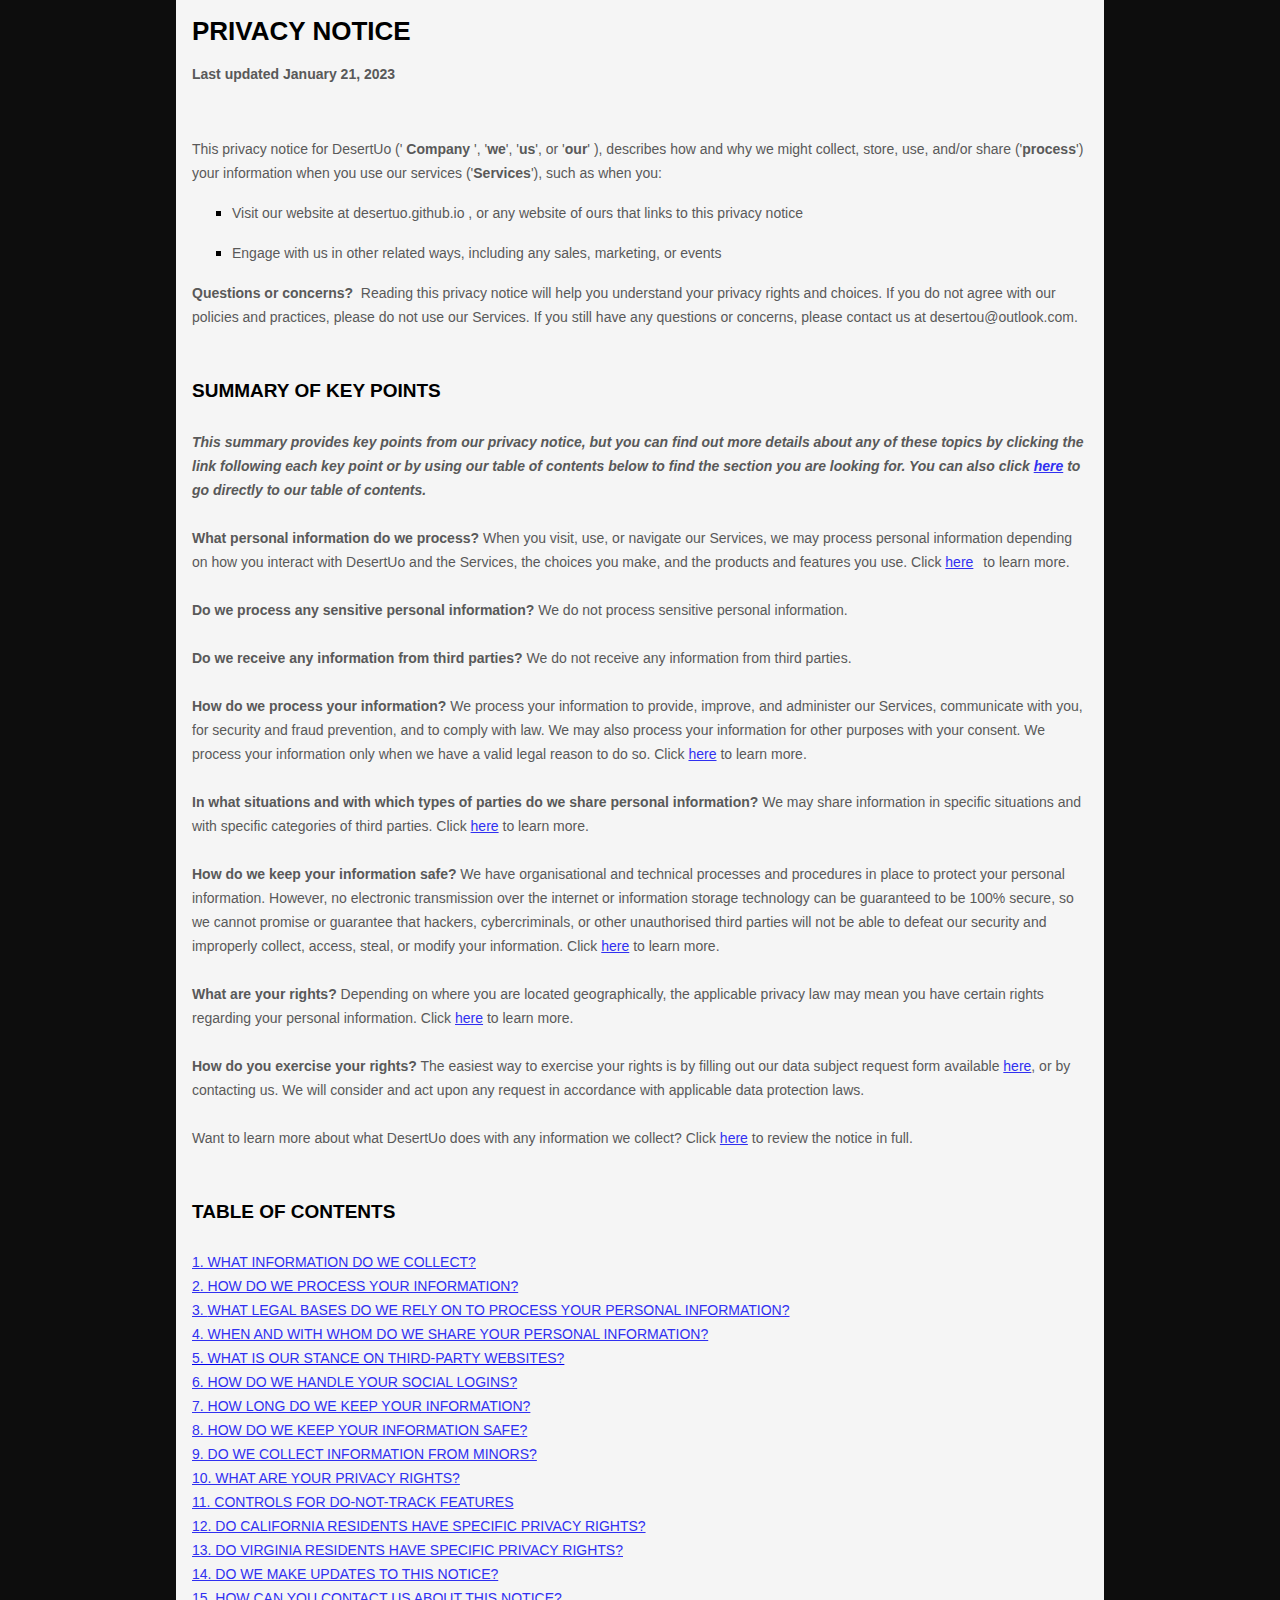
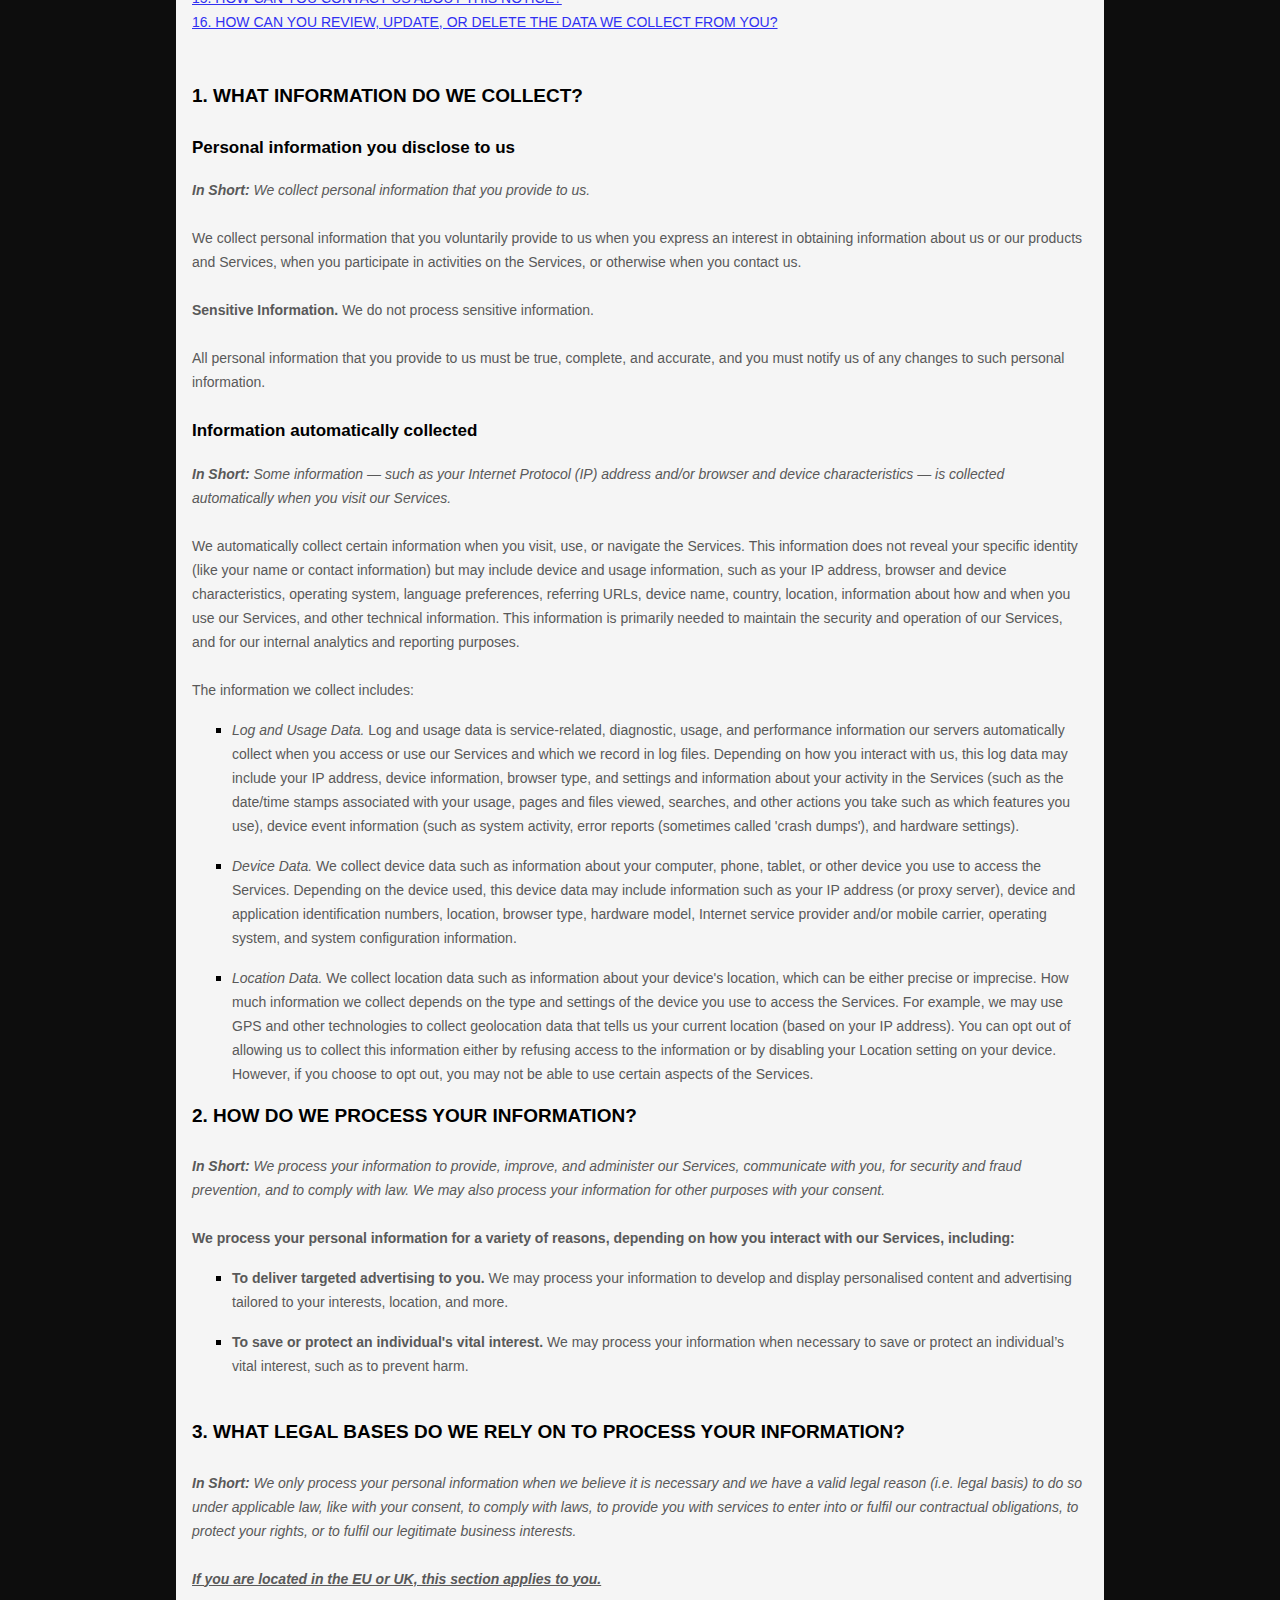
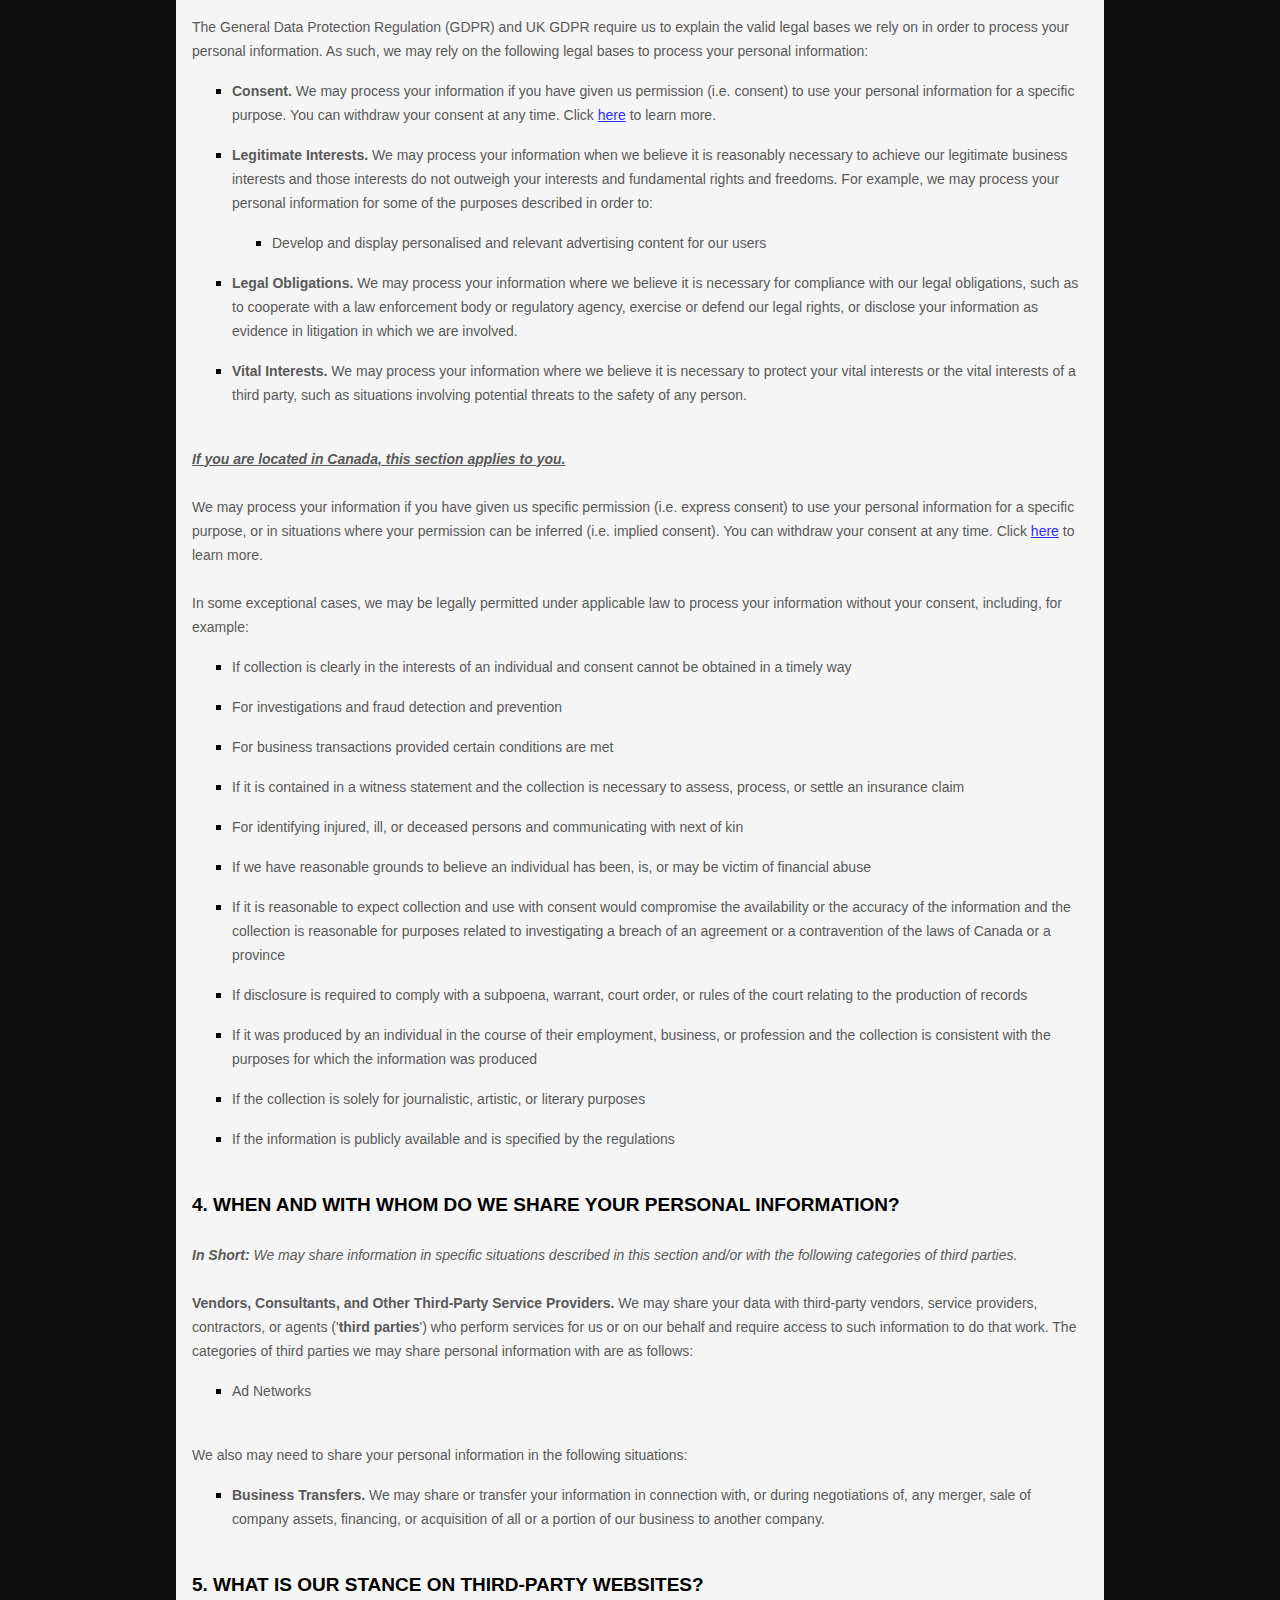
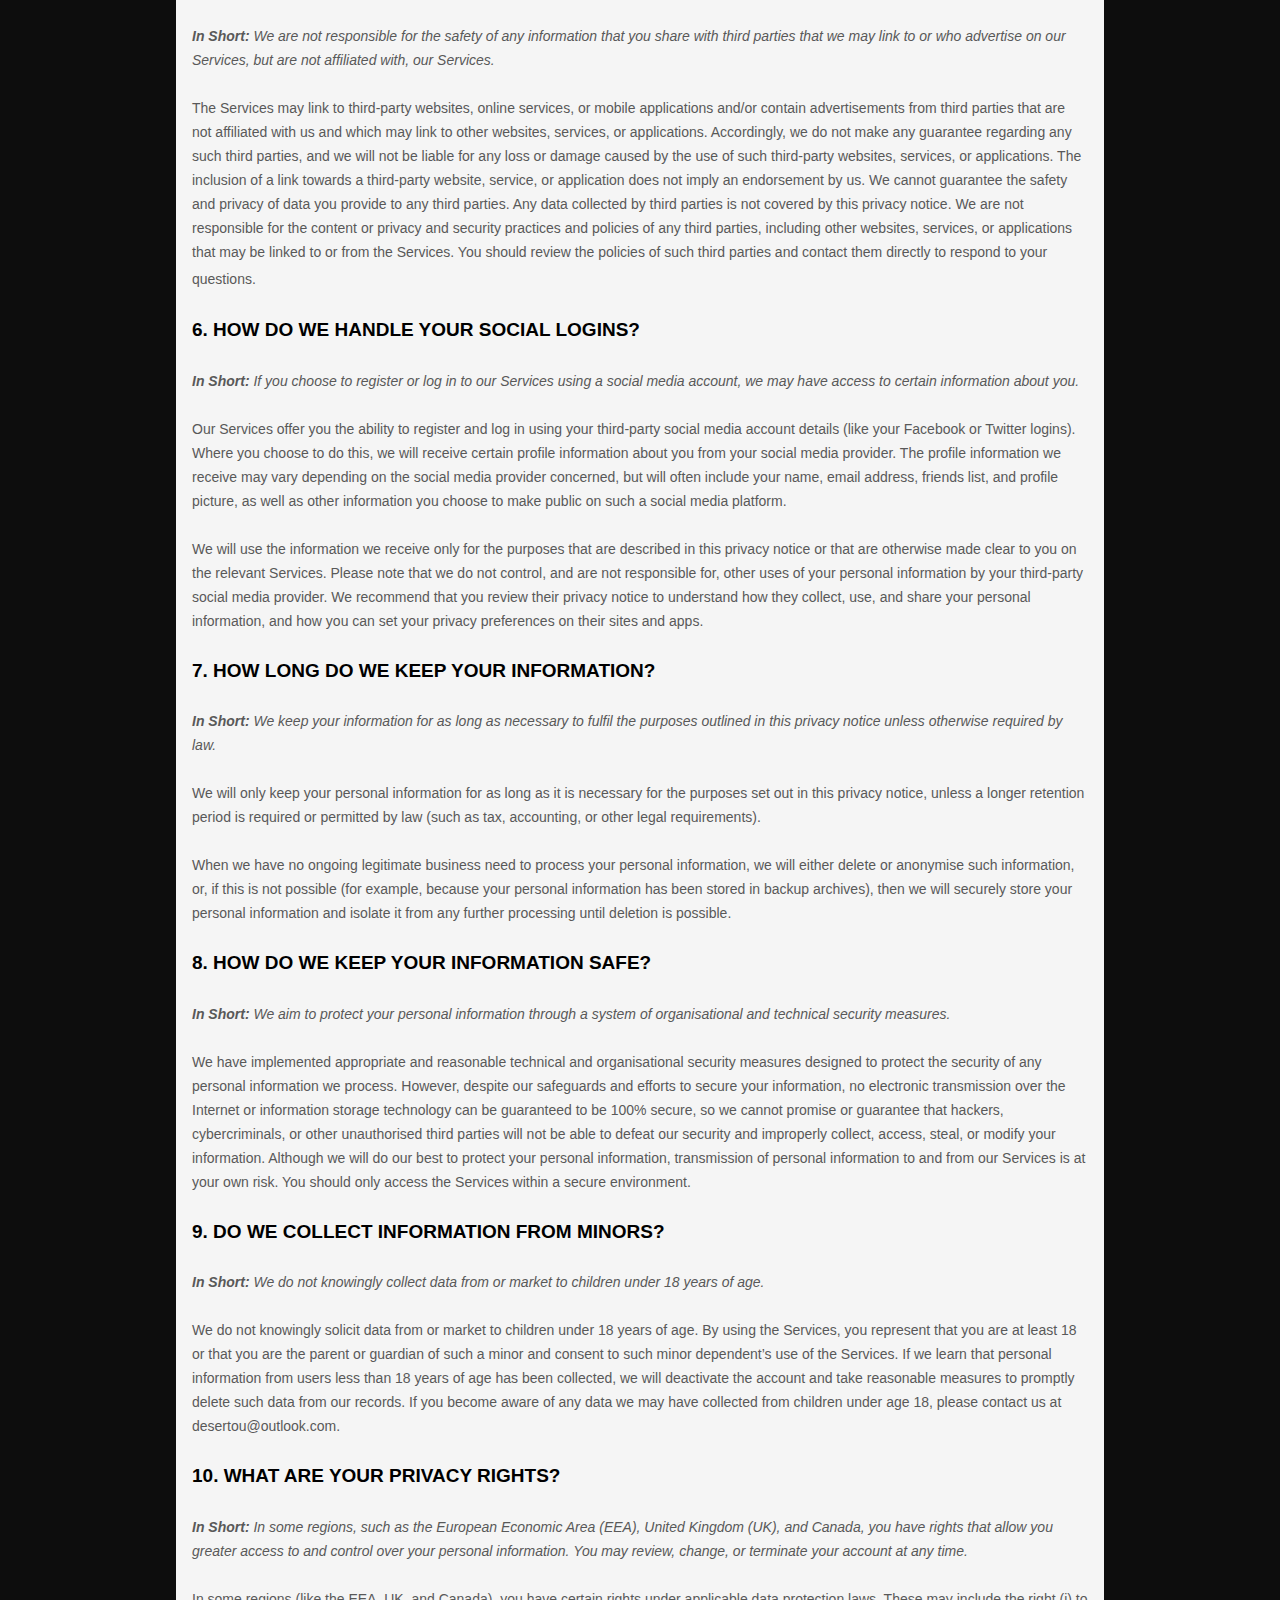
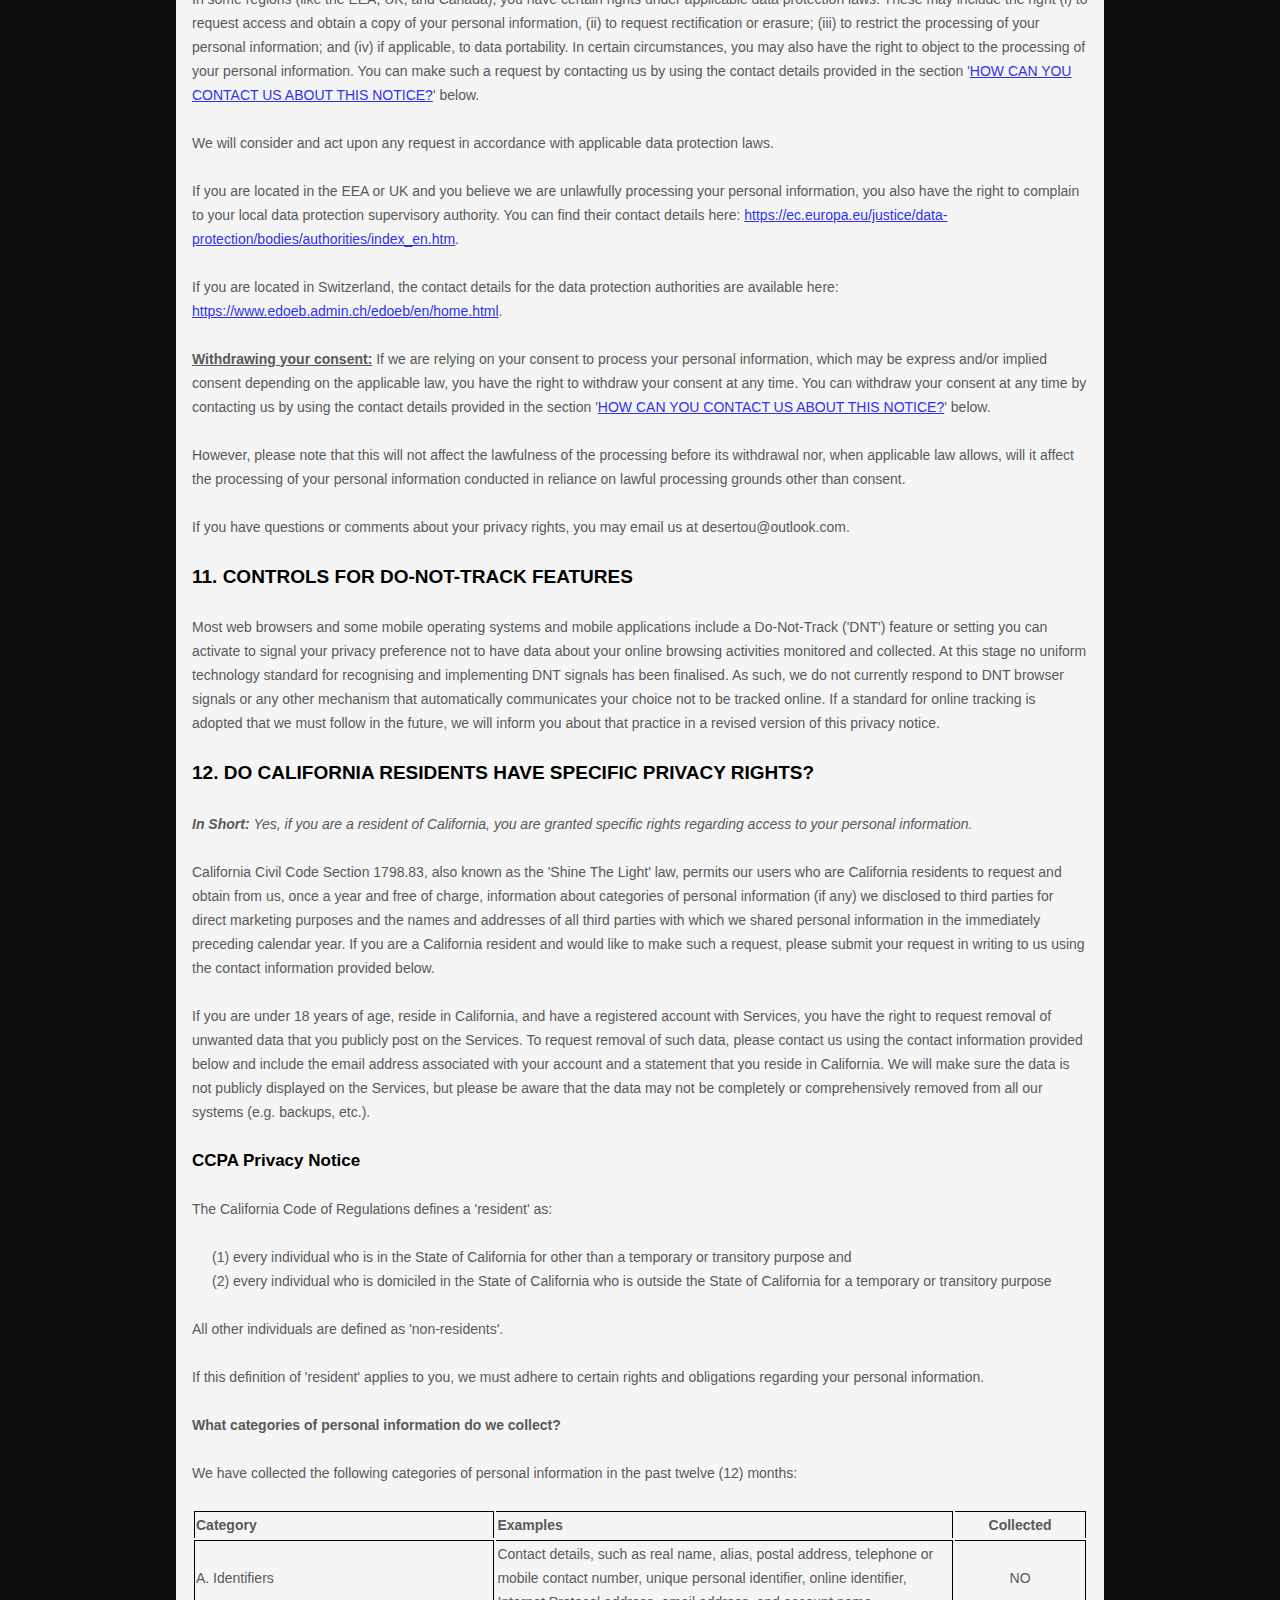
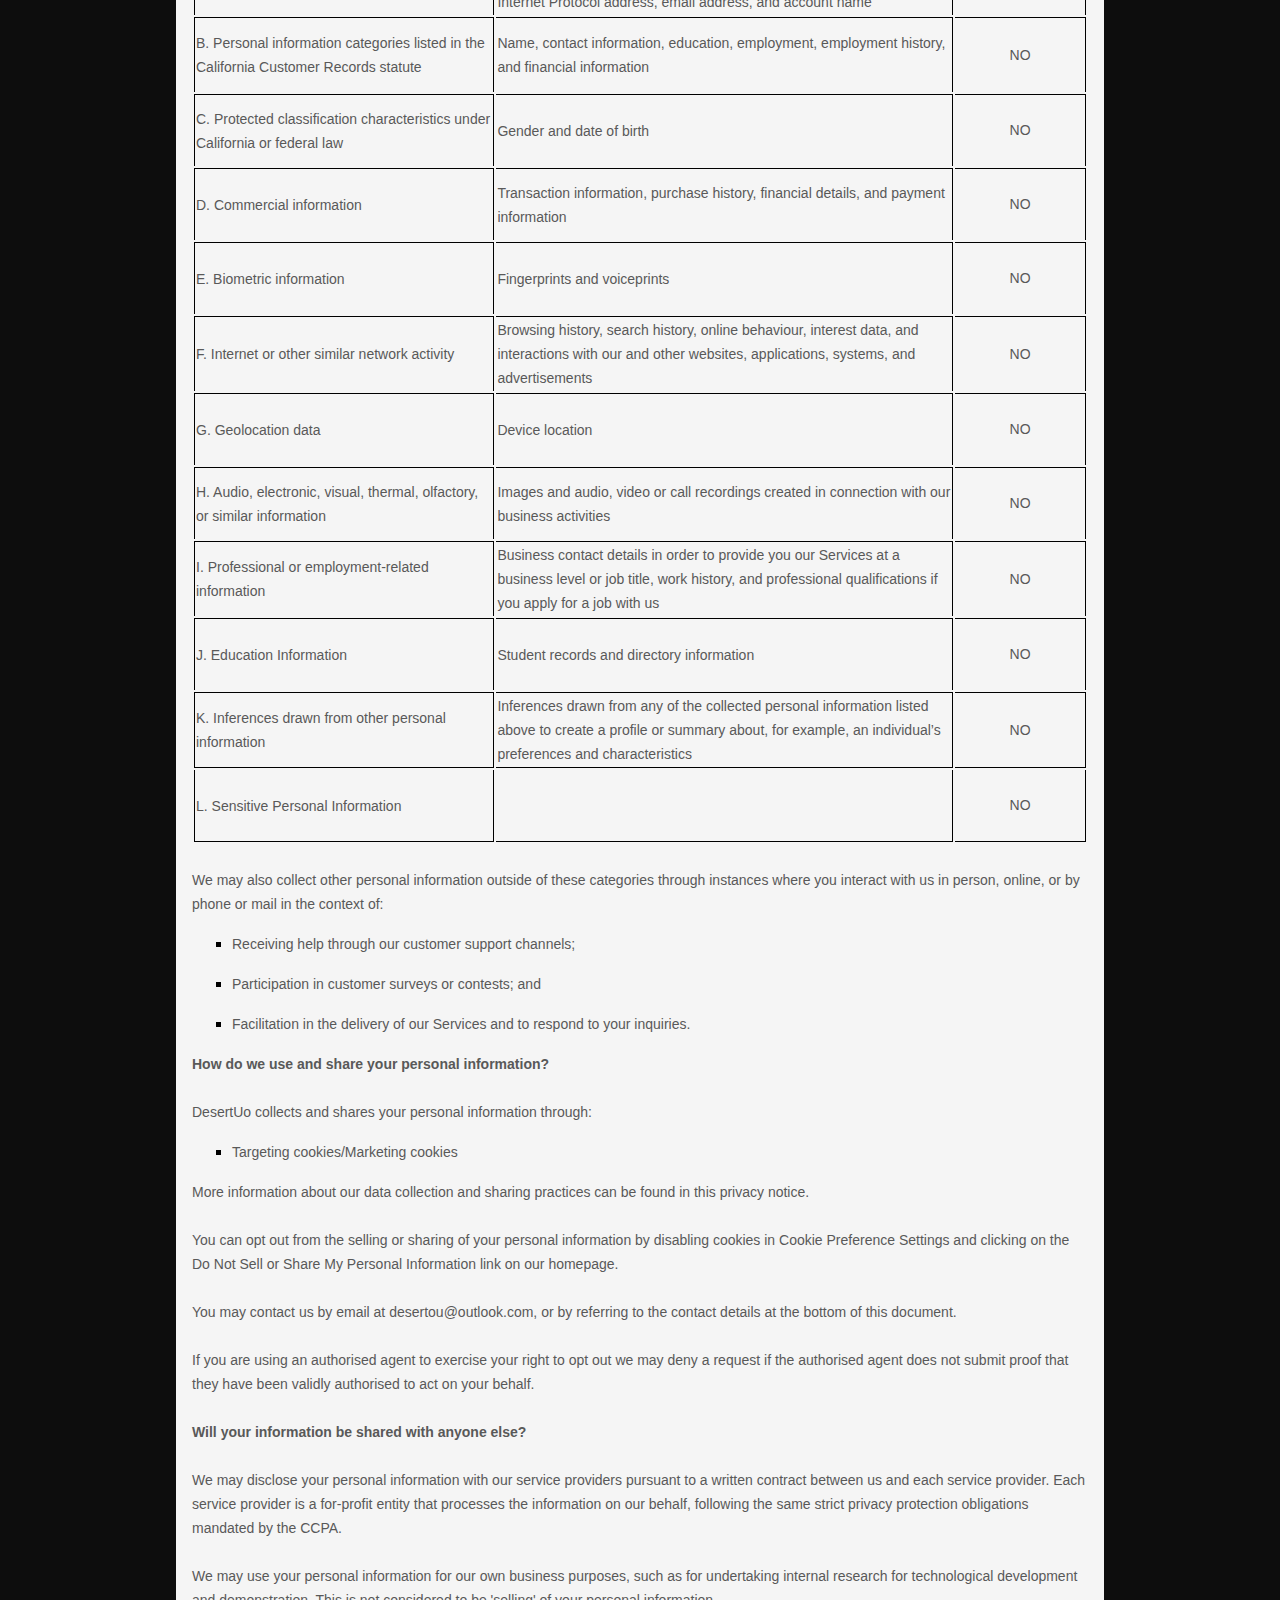
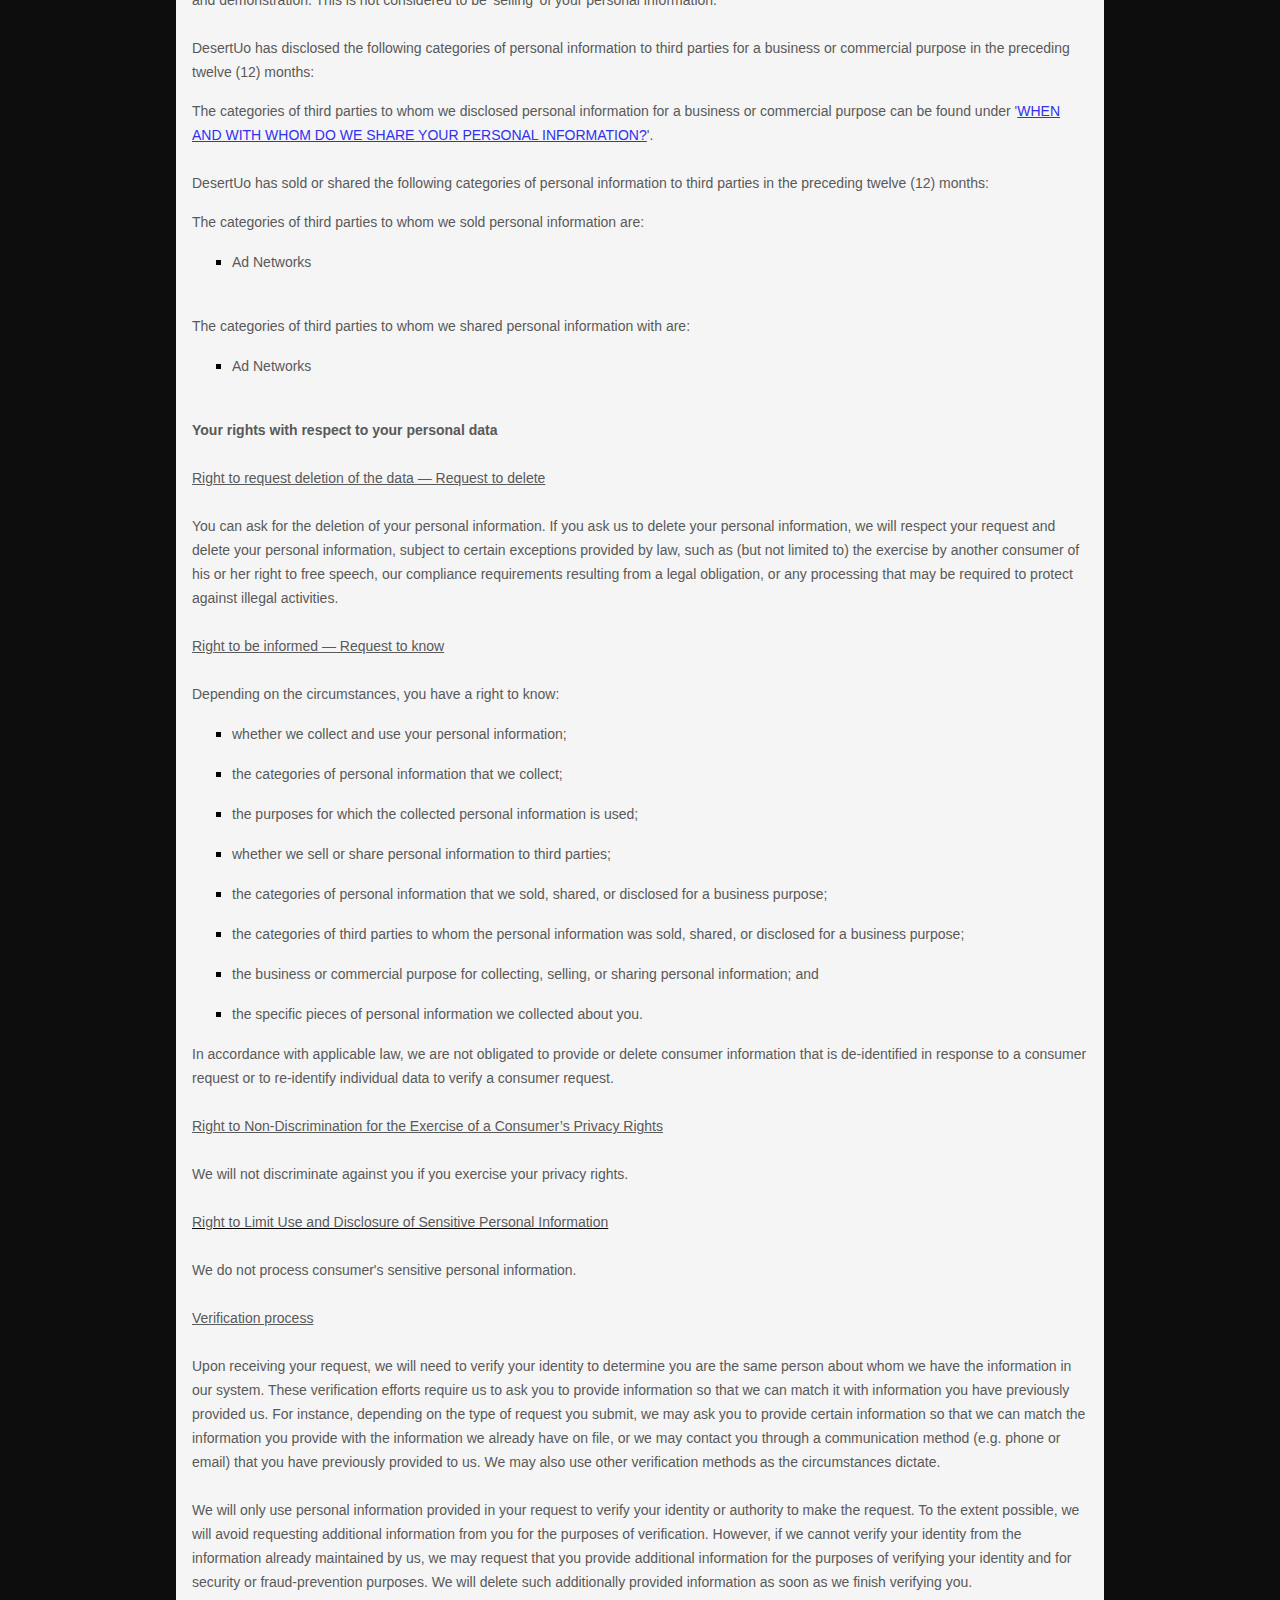
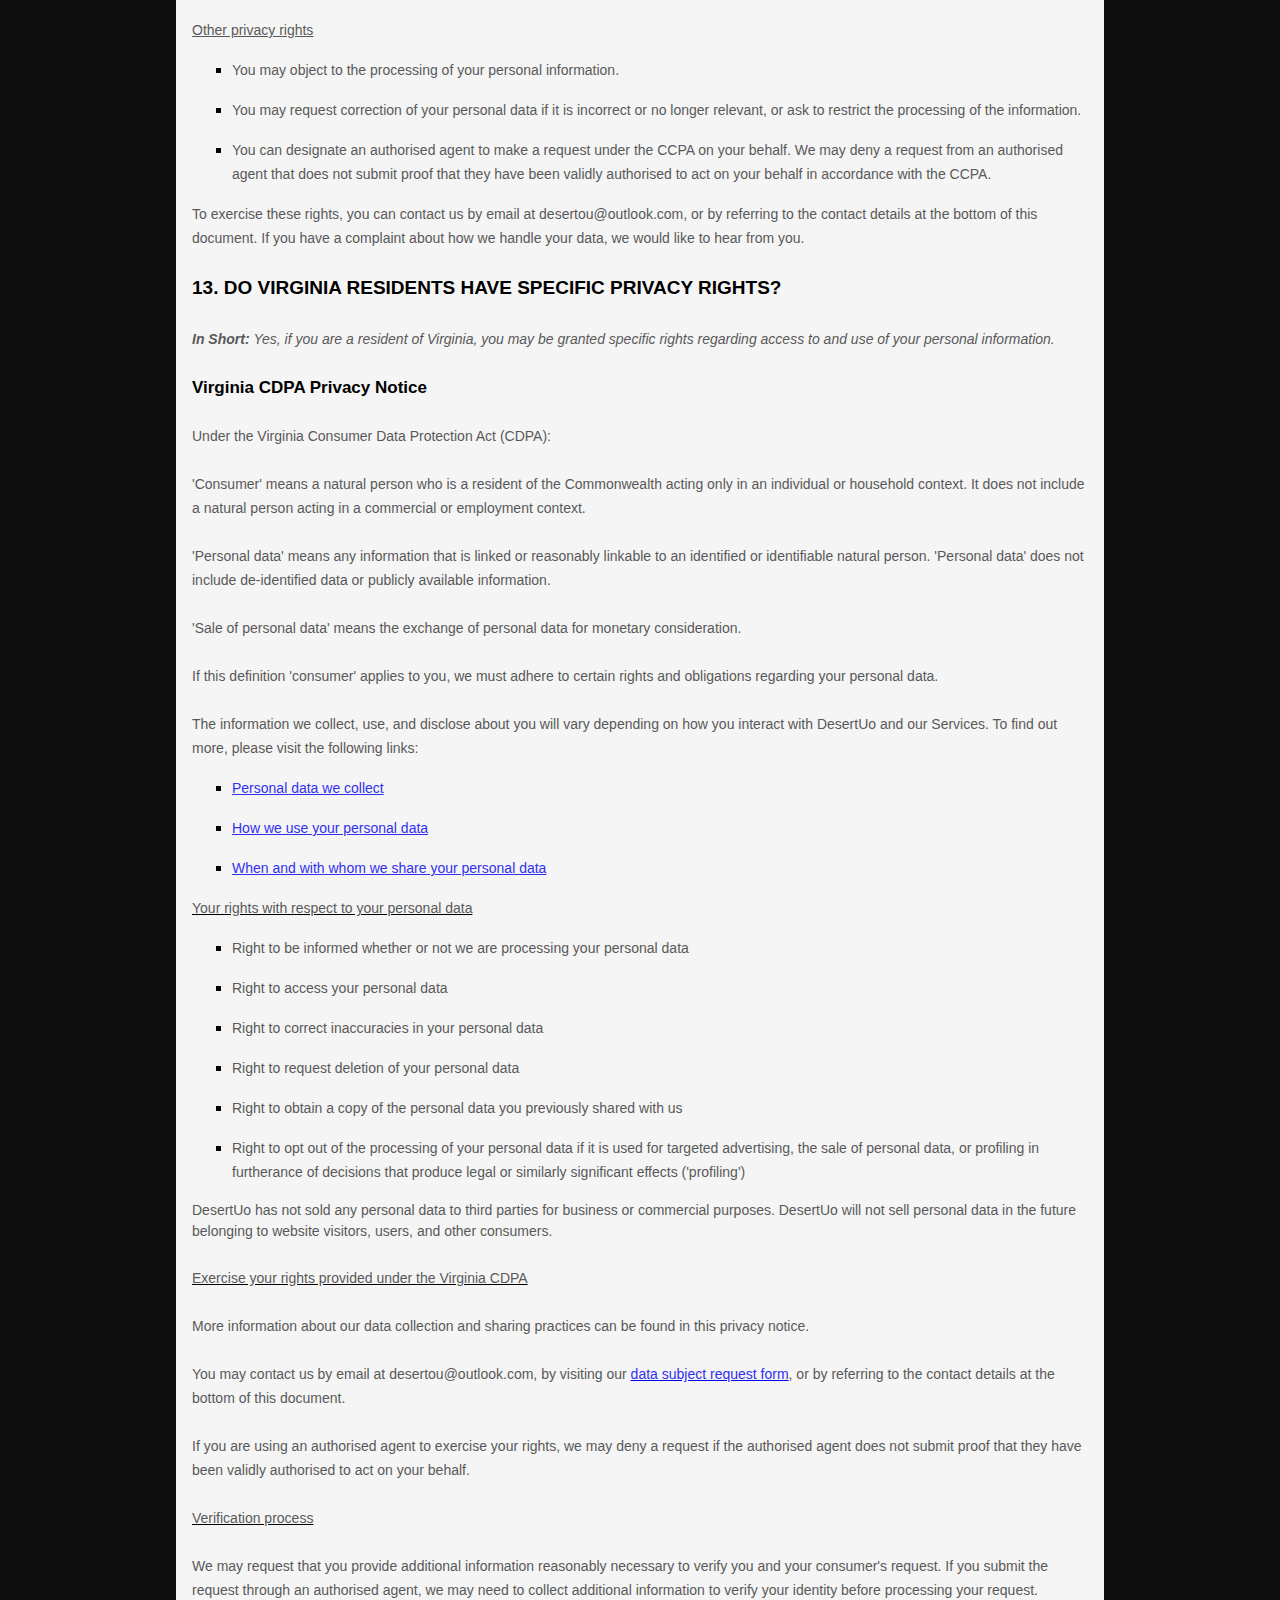
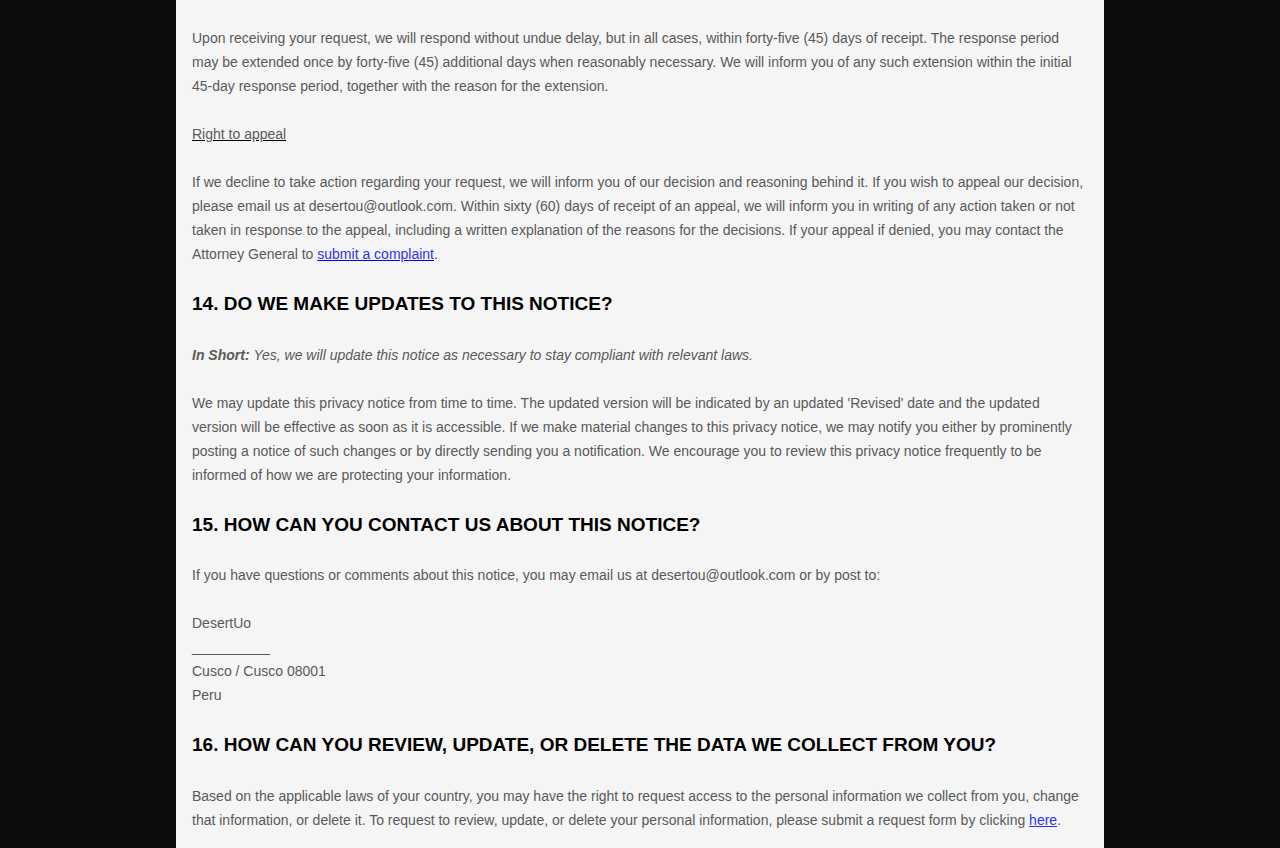
<file: privacy/index.html>
<!DOCTYPE html>
<html lang="en">
<head>
    <meta charset="UTF-8">
    <meta http-equiv="X-UA-Compatible" content="IE=edge">
    <meta name="viewport" content="width=device-width, initial-scale=1.0">
    <link rel="icon" href="/lib/media/images/Frame_1.png" type="image/x-icon">
    <title>Privacy | DesertUO</title>

    <meta property="og:type" content="website" />
    <meta property="og:title" content="DesertUo" />
    <meta property="og:description" content="DesertUo's privacy policy page" />
    <meta property="og:image" content="https://desertuo.github.io/lib/media/images/Frame_1.png" />
</head>
<body>
    <style>
        body {
            display: flex;
            justify-content: center;
            
            margin: 0;

            background-color: rgba(0, 0, 0, 0.95);
        }
        .body {
            width: 70%;

            padding: 1rem;

            background: whitesmoke !important;
        }
        .body * {
            background-color: #3030f100;
        }
        .title, .title * {
            font-family: Arial !important;
            font-size: 26px !important;
            color: #000000 !important;
        }
        .subtitle, .subtitle * {
            font-family: Arial !important;
            color: #595959 !important;
            font-size: 14px !important;
        }
        .heading_1, .heading_1 * {
            font-family: Arial !important;
            font-size: 19px !important;
            color: #000000 !important;
        }
        .heading_2, .heading_2 * {
            font-family: Arial !important;
            font-size: 17px !important;
            color: #000000 !important;
        }
        .body_text, .body_text * {
            color: #595959 !important;
            font-size: 14px !important;
            font-family: Arial !important;
        }
        .link, .link * {
            color: #3030F1 !important;
            font-size: 14px !important;
            font-family: Arial !important;
            word-break: break-word !important;
        }
    </style>

        <div class="body">
        <div>
            <strong>
                <span style="font-size: 26px;">
                    <span class="title">PRIVACY NOTICE</span>
                </span>
            </strong>
        </div>
        <div>
            <br>
        </div>
        <div>
            <span style="color: rgb(127, 127, 127);">
                <strong>
                    <span style="font-size: 15px;">
                        <span class="subtitle">Last updated <bdt class="question">January 21, 2023</bdt></span>
                    </span>
                </strong>
            </span>
        </div>
        <div>
            <br>
        </div>
        <div>
            <br>
        </div>
        <div>
            <br>
        </div>
        <div style="line-height: 1.5;">
            <span style="color: rgb(127, 127, 127);">
                <span style="color: rgb(89, 89, 89); font-size: 15px;">
                    <span class="body_text">
                        This privacy notice for <bdt class="question">DesertUo<bdt class="block-component"></bdt></bdt> (<bdt class="block-component"></bdt>'<bdt class="block-component"></bdt>
                        <strong>Company</strong>
                        <bdt class="statement-end-if-in-editor"></bdt>', '<strong>we</strong>', '<strong>us</strong>', or '<strong>our</strong>'<bdt class="else-block"></bdt>
                    </span>
                    <span class="body_text">
                        ), describes how and why we might collect, store, use, and/or share (<bdt class="block-component"></bdt>'<strong>process</strong>'<bdt class="else-block"></bdt>) your information when you use our services (<bdt class="block-component"></bdt>'<strong>Services</strong>'<bdt class="else-block"></bdt>), such as when you:
                    </span>
                </span>
            </span>
            <span style="font-size: 15px;">
                <span style="color: rgb(127, 127, 127);">
                    <span class="body_text">
                        <span style="color: rgb(89, 89, 89);">
                            <span class="body_text">
                                <bdt class="block-component"></bdt>
                            </span>
                        </span>
                    </span>
                </span>
            </span>
        </div>
        <ul>
            <li style="line-height: 1.5;">
                <span style="font-size: 15px; color: rgb(89, 89, 89);">
                    <span style="font-size: 15px; color: rgb(89, 89, 89);">
                        <span class="body_text">
                            Visit our website<bdt class="block-component"></bdt> at <bdt class="question">desertuo.github.io</bdt>
                            <span style="font-size: 15px;">
                                <span style="color: rgb(89, 89, 89);">
                                    <span class="body_text">
                                        <span style="font-size: 15px;">
                                            <span style="color: rgb(89, 89, 89);">
                                                <bdt class="statement-end-if-in-editor">, or any website of ours that links to this privacy notice</bdt>
                                            </span>
                                        </span>
                                    </span>
                                </span>
                            </span>
                        </span>
                    </span>
                </span>
            </li>
        </ul>
        <div>
            <span class="block-component">
                <span style="font-size: 15px;">
                    <span style="font-size: 15px;">
                        <span style="color: rgb(127, 127, 127);">
                            <span class="body_text">
                                <span style="color: rgb(89, 89, 89);">
                                    <span class="body_text">
                                        <bdt class="block-component"></bdt>
                                    </bdt>
                                    </span>
                                </span>
                            </span>
                        </span>
                    </span>
                </span>
            </span>
        </div>
        <div style="line-height: 1.5;">
            <span style="font-size: 15px;">
                <span style="color: rgb(127, 127, 127);">
                    <span class="body_text">
                        <span style="color: rgb(89, 89, 89);">
                            <span class="body_text">
                                <bdt class="block-component"></bdt>
                            </span>
                        </span>
                    </span>
                </span>
            </span>
        </div>
        <ul>
            <li style="line-height: 1.5;">
                <span style="font-size: 15px; color: rgb(89, 89, 89);">
                    <span style="font-size: 15px; color: rgb(89, 89, 89);">
                        <span class="body_text">
                            Engage with us in other related ways, including any sales, marketing, or events
                            <span style="font-size: 15px;">
                                <span style="color: rgb(89, 89, 89);">
                                    <span class="body_text">
                                        <span style="font-size: 15px;">
                                            <span style="color: rgb(89, 89, 89);">
                                                <bdt class="statement-end-if-in-editor"></bdt>
                                            </span>
                                        </span>
                                    </span>
                                </span>
                            </span>
                        </span>
                    </span>
                </span>
            </li>
        </ul>
        <div style="line-height: 1.5;">
            <span style="font-size: 15px;">
                <span style="color: rgb(127, 127, 127);">
                    <span class="body_text">
                        <strong>Questions or concerns? </strong>
                        Reading this privacy notice will help you understand your privacy rights and choices. If you do not agree with our policies and practices, please do not use our Services. If you still have any questions or concerns, please contact us at <bdt class="question">desertou@outlook.com</bdt>.
                    </span>
                </span>
            </span>
        </div>
        <div style="line-height: 1.5;">
            <br>
        </div>
        <div style="line-height: 1.5;">
            <br>
        </div>
        <div style="line-height: 1.5;">
            <strong>
                <span style="font-size: 15px;">
                    <span class="heading_1">
                        SUMMARY OF KEY POINTS
                    </span>
                </span>
            </strong>
        </div>
        <div style="line-height: 1.5;">
            <br>
        </div>
        <div style="line-height: 1.5;">
            <span style="font-size: 15px;"><span class="body_text"><strong><em>This summary provides key points from our privacy notice, but you can find out more details about any of these topics by clicking the link following each key point or by using our table of contents below to find the section you are looking for. You can also click </em></strong></span></span><a class="link" href="#toc"><span style="font-size: 15px;"><span class="body_text"><strong><em>here</em></strong></span></span></a><span style="font-size: 15px;"><span class="body_text"><strong><em> to go directly to our table of contents.</em></strong></span></span>
        </div>
        <div style="line-height: 1.5;">
            <br>
        </div>
        <div style="line-height: 1.5;">
            <span style="font-size: 15px;"><span class="body_text"><strong>What personal information do we process?</strong> When you visit, use, or navigate our Services, we may process personal information depending on how you interact with <bdt class="block-component"></bdt><bdt class="question">DesertUo</bdt><bdt class="statement-end-if-in-editor"></bdt> and the Services, the choices you make, and the products and features you use. Click </span></span><a class="link" href="#personalinfo"><span style="font-size: 15px;"><span class="body_text">here</span></span></a><span style="font-size: 15px;"><span class="body_text">⠀to learn more.</span></span>
        </div>
        <div style="line-height: 1.5;">
            <br>
        </div>
        <div style="line-height: 1.5;">
            <span style="font-size: 15px;">
                <span class="body_text">
                    <strong>Do we process any sensitive personal information?</strong> <bdt class="block-component"></bdt>We do not process sensitive personal information.<bdt class="else-block"></bdt>
                </span>
            </span>
        </div>
        <div style="line-height: 1.5;">
            <br>
        </div>
        <div style="line-height: 1.5;">
            <span style="font-size: 15px;">
                <span class="body_text">
                    <strong>Do we receive any information from third parties?</strong> <bdt class="block-component"></bdt>We do not receive any information from third parties.<bdt class="else-block"></bdt>
                </span>
            </span>
        </div>
        <div style="line-height: 1.5;">
            <br>
        </div>
        <div style="line-height: 1.5;">
            <span style="font-size: 15px;"><span class="body_text"><strong>How do we process your information?</strong> We process your information to provide, improve, and administer our Services, communicate with you, for security and fraud prevention, and to comply with law. We may also process your information for other purposes with your consent. We process your information only when we have a valid legal reason to do so. Click </span></span><a class="link" href="#infouse"><span style="font-size: 15px;"><span class="body_text">here</span></span></a><span style="font-size: 15px;"><span class="body_text"> to learn more.</span></span>
        </div>
        <div style="line-height: 1.5;">
            <br>
        </div>
        <div style="line-height: 1.5;">
            <span style="font-size: 15px;"><span class="body_text"><strong>In what situations and with which <bdt class="block-component"></bdt>types of <bdt class="statement-end-if-in-editor"></bdt>parties do we share personal information?</strong> We may share information in specific situations and with specific <bdt class="block-component"></bdt>categories of <bdt class="statement-end-if-in-editor"></bdt>third parties. Click </span></span><a class="link" href="#whoshare"><span style="font-size: 15px;"><span class="body_text">here</span></span></a><span style="font-size: 15px;"><span class="body_text"> to learn more.<bdt class="block-component"></bdt></span></span>
        </div>
        <div style="line-height: 1.5;">
            <br>
        </div>
        <div style="line-height: 1.5;">
            <span style="font-size: 15px;"><span class="body_text"><strong>How do we keep your information safe?</strong> We have <bdt class="block-component"></bdt>organisational<bdt class="else-block"></bdt> and technical processes and procedures in place to protect your personal information. However, no electronic transmission over the internet or information storage technology can be guaranteed to be 100% secure, so we cannot promise or guarantee that hackers, cybercriminals, or other <bdt class="block-component"></bdt>unauthorised<bdt class="else-block"></bdt> third parties will not be able to defeat our security and improperly collect, access, steal, or modify your information. Click </span></span><a class="link" href="#infosafe"><span style="font-size: 15px;"><span class="body_text">here</span></span></a><span style="font-size: 15px;"><span class="body_text"> to learn more.<bdt class="statement-end-if-in-editor"></bdt></span></span>
        </div>
        <div style="line-height: 1.5;">
            <br>
        </div>
        <div style="line-height: 1.5;">
            <span style="font-size: 15px;"><span class="body_text"><strong>What are your rights?</strong> Depending on where you are located geographically, the applicable privacy law may mean you have certain rights regarding your personal information. Click </span></span><a class="link" href="#privacyrights"><span style="font-size: 15px;"><span class="body_text">here</span></span></a><span style="font-size: 15px;"><span class="body_text"> to learn more.</span></span>
        </div>
        <div style="line-height: 1.5;">
            <br>
        </div>
        <div style="line-height: 1.5;">
            <span style="font-size: 15px;"><span class="body_text"><strong>How do you exercise your rights?</strong> The easiest way to exercise your rights is by filling out our data subject request form available <bdt class="block-component"></bdt></span></span><a class="link" href="https://app.termly.io/notify/83565b61-63f7-4aba-b9a6-1e917525820c" rel="noopener noreferrer" target="_blank"><span style="font-size: 15px;"><span class="body_text">here</span></span></a><span style="font-size: 15px;"><span class="body_text"><bdt class="block-component"></bdt>, or by contacting us. We will consider and act upon any request in accordance with applicable data protection laws.</span></span>
        </div>
        <div style="line-height: 1.5;">
            <br>
        </div>
        <div style="line-height: 1.5;">
            <span style="font-size: 15px;"><span class="body_text">Want to learn more about what <bdt class="block-component"></bdt><bdt class="question">DesertUo</bdt><bdt class="statement-end-if-in-editor"></bdt> does with any information we collect? Click </span></span><a class="link" href="#toc"><span style="font-size: 15px;"><span class="body_text">here</span></span></a><span style="font-size: 15px;"><span class="body_text"> to review the notice in full.</span></span>
        </div>
        <div style="line-height: 1.5;">
            <br>
        </div>
        <div style="line-height: 1.5;">
            <br>
        </div>
        <div id="toc" style="line-height: 1.5;">
            <span style="font-size: 15px;">
                <span style="color: rgb(127, 127, 127);">
                    <span style="color: rgb(0, 0, 0);">
                        <strong>
                            <span class="heading_1">
                                TABLE OF CONTENTS
                            </span>
                        </strong>
                    </span>
                </span>
            </span>
        </div>
        <div style="line-height: 1.5;">
            <br>
        </div>
        <div style="line-height: 1.5;">
            <span style="font-size: 15px;"><a class="link" href="#infocollect"><span style="color: rgb(89, 89, 89);">1. WHAT INFORMATION DO WE COLLECT?</span></a></span></div><div style="line-height: 1.5;"><span style="font-size: 15px;"><a class="link" href="#infouse"><span style="color: rgb(89, 89, 89);">2. HOW DO WE PROCESS YOUR INFORMATION?<bdt class="block-component"></bdt></span></a></span></div><div style="line-height: 1.5;"><span style="font-size: 15px;"><a class="link" href="#legalbases"><span style="color: rgb(89, 89, 89);">3. <span style="font-size: 15px;"><span style="color: rgb(89, 89, 89);">WHAT LEGAL BASES DO WE RELY ON TO PROCESS YOUR PERSONAL INFORMATION?</span></span><bdt class="statement-end-if-in-editor"></bdt></span></a></span></div><div style="line-height: 1.5;"><span style="font-size: 15px;"><span style="color: rgb(89, 89, 89);"><a class="link" href="#whoshare">4. WHEN AND WITH WHOM DO WE SHARE YOUR PERSONAL INFORMATION?</a></span><span class="body_text"><bdt class="block-component"></bdt></span></span></div><div style="line-height: 1.5;"><span style="font-size: 15px;"><a href="#3pwebsites"><span class="link">5. WHAT IS OUR STANCE ON THIRD-PARTY WEBSITES?<bdt class="statement-end-if-in-editor"></bdt></span></a><span style="color: rgb(127, 127, 127);"><span style="color: rgb(89, 89, 89);"><span class="body_text"><span style="color: rgb(89, 89, 89);"><bdt class="block-component"></bdt></span></span><span class="body_text"><span style="color: rgb(89, 89, 89);"><span style="color: rgb(89, 89, 89);"><span style="color: rgb(89, 89, 89);"><bdt class="block-component"></bdt></span></span></span></span></span></span></span></div><div style="line-height: 1.5;"><span style="font-size: 15px;"><a class="link" href="#sociallogins"><span style="color: rgb(89, 89, 89);"><span style="color: rgb(89, 89, 89);"><span style="color: rgb(89, 89, 89);">6. HOW DO WE HANDLE YOUR SOCIAL LOGINS?</span></span></span></a><span style="color: rgb(127, 127, 127);"><span style="color: rgb(89, 89, 89);"><span class="body_text"><span style="color: rgb(89, 89, 89);"><span style="color: rgb(89, 89, 89);"><span style="color: rgb(89, 89, 89);"><bdt class="statement-end-if-in-editor"></bdt></span></span><bdt class="block-component"></bdt></span></span></span></span></span></div><div style="line-height: 1.5;"><span style="font-size: 15px;"><a class="link" href="#inforetain"><span style="color: rgb(89, 89, 89);">7. HOW LONG DO WE KEEP YOUR INFORMATION?</span></a><span style="color: rgb(127, 127, 127);"><span style="color: rgb(89, 89, 89);"><span class="body_text"><span style="color: rgb(89, 89, 89);"><span style="color: rgb(89, 89, 89);"><bdt class="block-component"></bdt></span></span></span></span></span></span></div><div style="line-height: 1.5;"><span style="font-size: 15px;"><a class="link" href="#infosafe"><span style="color: rgb(89, 89, 89);">8. HOW DO WE KEEP YOUR INFORMATION SAFE?</span></a><span style="color: rgb(127, 127, 127);"><span style="color: rgb(89, 89, 89);"><span class="body_text"><span style="color: rgb(89, 89, 89);"><bdt class="statement-end-if-in-editor"></bdt><bdt class="block-component"></bdt></span></span></span></span></span></div><div style="line-height: 1.5;"><span style="font-size: 15px;"><a class="link" href="#infominors"><span style="color: rgb(89, 89, 89);">9. DO WE COLLECT INFORMATION FROM MINORS?</span></a><span style="color: rgb(127, 127, 127);"><span style="color: rgb(89, 89, 89);"><span class="body_text"><span style="color: rgb(89, 89, 89);"><bdt class="statement-end-if-in-editor"></bdt></span></span></span></span></span></div><div style="line-height: 1.5;"><span style="font-size: 15px;"><span style="color: rgb(89, 89, 89);"><a class="link" href="#privacyrights">10. WHAT ARE YOUR PRIVACY RIGHTS?</a></span></span></div><div style="line-height: 1.5;"><span style="font-size: 15px;"><a class="link" href="#DNT"><span style="color: rgb(89, 89, 89);">11. CONTROLS FOR DO-NOT-TRACK FEATURES</span></a></span></div><div style="line-height: 1.5;"><span style="font-size: 15px;"><a class="link" href="#caresidents"><span style="color: rgb(89, 89, 89);">12. DO CALIFORNIA RESIDENTS HAVE SPECIFIC PRIVACY RIGHTS?</span></a></span><bdt class="block-component"><span style="font-size: 15px;"><span class="body_text"></span></span></bdt></div><div style="line-height: 1.5;"><a class="link" href="#virginia"><span style="font-size: 15px;">13. DO VIRGINIA RESIDENTS HAVE SPECIFIC PRIVACY RIGHTS?</span></a><span style="font-size: 15px;"><bdt class="statement-end-if-in-editor"><span class="body_text"></span></bdt></span></div><div style="line-height: 1.5;"><span style="font-size: 15px;"><a class="link" href="#policyupdates"><span style="color: rgb(89, 89, 89);">14. DO WE MAKE UPDATES TO THIS NOTICE?</span></a></span></div><div style="line-height: 1.5;"><a class="link" href="#contact"><span style="color: rgb(89, 89, 89); font-size: 15px;">15. HOW CAN YOU CONTACT US ABOUT THIS NOTICE?</span></a></div><div style="line-height: 1.5;"><a class="link" href="#request"><span style="color: rgb(89, 89, 89);">16. HOW CAN YOU REVIEW, UPDATE, OR DELETE THE DATA WE COLLECT FROM YOU?</span></a>
            </div>
            <div style="line-height: 1.5;">
                <br>
            </div>
            <div style="line-height: 1.5;">
                <br>
            </div>
            <div id="infocollect" style="line-height: 1.5;">
                <span style="color: rgb(127, 127, 127);">
                    <span style="color: rgb(89, 89, 89); font-size: 15px;"><span style="font-size: 15px; color: rgb(89, 89, 89);"><span style="font-size: 15px; color: rgb(89, 89, 89);"><span id="control" style="color: rgb(0, 0, 0);"><strong><span class="heading_1">1. WHAT INFORMATION DO WE COLLECT?</span></strong></span></span></span></span></span></div><div style="line-height: 1.5;"><br></div><div id="personalinfo" style="line-height: 1.5;"><span class="heading_2" style="color: rgb(0, 0, 0);"><span style="font-size: 15px;"><strong>Personal information you disclose to us</strong></span></span></div><div><div><br></div><div style="line-height: 1.5;"><span style="color: rgb(127, 127, 127);"><span style="color: rgb(89, 89, 89); font-size: 15px;"><span class="body_text"><span style="font-size: 15px; color: rgb(89, 89, 89);"><span style="font-size: 15px; color: rgb(89, 89, 89);"><span class="body_text"><strong><em>In Short:</em></strong></span></span></span></span><span class="body_text"><span style="font-size: 15px; color: rgb(89, 89, 89);"><span style="font-size: 15px; color: rgb(89, 89, 89);"><span class="body_text"><strong><em> </em></strong><em>We collect personal information that you provide to us.</em></span></span></span></span></span></span></div></div><div style="line-height: 1.5;"><br></div><div style="line-height: 1.5;"><span style="font-size: 15px; color: rgb(89, 89, 89);"><span style="font-size: 15px; color: rgb(89, 89, 89);"><span class="body_text">We collect personal information that you voluntarily provide to us when you <span style="font-size: 15px;"><bdt class="block-component"></bdt></span></span><span class="body_text">express an interest in obtaining information about us or our products and Services, when you participate in activities on the Services, or otherwise when you contact us.</span></span></span></span></div><div style="line-height: 1.5;"><br></div><div style="line-height: 1.5;"><span style="font-size: 15px; color: rgb(89, 89, 89);"><span style="font-size: 15px; color: rgb(89, 89, 89);"><span class="body_text"><span style="font-size: 15px;"><bdt class="block-component"></bdt></span></span></span></span></span></div><div id="sensitiveinfo" style="line-height: 1.5;"><span style="font-size: 15px;"><span class="body_text"><strong>Sensitive Information.</strong> <bdt class="block-component"></bdt>We do not process sensitive information.</span></span></div><div style="line-height: 1.5;"><br></div><div style="line-height: 1.5;"><span style="font-size: 15px;"><span class="body_text"><bdt class="else-block"></bdt></span></span><span style="font-size: 15px; color: rgb(89, 89, 89);"><span style="font-size: 15px; color: rgb(89, 89, 89);"><span class="body_text"><span style="font-size: 15px;"><span class="body_text"><bdt class="block-component"><bdt class="block-component"></bdt></bdt></span></span></span></span><bdt class="block-component"></span></span></bdt></div><div style="line-height: 1.5;"><span style="font-size: 15px; color: rgb(89, 89, 89);"><span style="font-size: 15px; color: rgb(89, 89, 89);"><span class="body_text">All personal information that you provide to us must be true, complete, and accurate, and you must notify us of any changes to such personal information.</span></span></span></div><div style="line-height: 1.5;"><br></div><div style="line-height: 1.5;"><span style="font-size: 15px; color: rgb(89, 89, 89);"><span style="font-size: 15px; color: rgb(89, 89, 89);"><span class="body_text"><bdt class="block-component"></bdt></span></span></span></div><div style="line-height: 1.5;"><span class="heading_2" style="color: rgb(0, 0, 0);"><span style="font-size: 15px;"><strong>Information automatically collected</strong></span></span></div><div><div><br></div><div style="line-height: 1.5;"><span style="color: rgb(127, 127, 127);"><span style="color: rgb(89, 89, 89); font-size: 15px;"><span class="body_text"><span style="font-size: 15px; color: rgb(89, 89, 89);"><span style="font-size: 15px; color: rgb(89, 89, 89);"><span class="body_text"><strong><em>In Short:</em></strong></span></span></span></span><span class="body_text"><span style="font-size: 15px; color: rgb(89, 89, 89);"><span style="font-size: 15px; color: rgb(89, 89, 89);"><span class="body_text"><strong><em> </em></strong><em>Some information — such as your Internet Protocol (IP) address and/or browser and device characteristics — is collected automatically when you visit our Services.</em></span></span></span></span></span></span></div></div><div style="line-height: 1.5;"><br></div><div style="line-height: 1.5;"><span style="font-size: 15px; color: rgb(89, 89, 89);"><span style="font-size: 15px; color: rgb(89, 89, 89);"><span class="body_text">We automatically collect certain information when you visit, use, or navigate the Services. This information does not reveal your specific identity (like your name or contact information) but may include device and usage information, such as your IP address, browser and device characteristics, operating system, language preferences, referring URLs, device name, country, location, information about how and when you use our Services, and other technical information. This information is primarily needed to maintain the security and operation of our Services, and for our internal analytics and reporting purposes.</span></span></span></div><div style="line-height: 1.5;"><br></div><div style="line-height: 1.5;"><span style="font-size: 15px; color: rgb(89, 89, 89);"><span style="font-size: 15px; color: rgb(89, 89, 89);"><span class="body_text"><bdt class="block-component"></span></bdt></span><span class="body_text"><bdt class="block-component"></bdt></span></span></span></div><div style="line-height: 1.5;"><span style="font-size: 15px; color: rgb(89, 89, 89);"><span style="font-size: 15px; color: rgb(89, 89, 89);"><span class="body_text">The information we collect includes:<bdt class="block-component"></bdt></span></span></span></div><ul><li style="line-height: 1.5;"><span style="font-size: 15px; color: rgb(89, 89, 89);"><span style="font-size: 15px; color: rgb(89, 89, 89);"><span class="body_text"><em>Log and Usage Data.</em> Log and usage data is service-related, diagnostic, usage, and performance information our servers automatically collect when you access or use our Services and which we record in log files. Depending on how you interact with us, this log data may include your IP address, device information, browser type, and settings and information about your activity in the Services<span style="font-size: 15px;"> </span>(such as the date/time stamps associated with your usage, pages and files viewed, searches, and other actions you take such as which features you use), device event information (such as system activity, error reports (sometimes called <bdt class="block-component"></bdt>'crash dumps'<bdt class="else-block"></bdt>), and hardware settings).<span style="font-size: 15px;"><span style="color: rgb(89, 89, 89);"><span class="body_text"><span style="font-size: 15px;"><span style="color: rgb(89, 89, 89);"><bdt class="statement-end-if-in-editor"></bdt></span></span></span></span></span></span></span></span></li></ul><div style="line-height: 1.5;"><bdt class="block-component"><span style="font-size: 15px;"><span class="body_text"></span></span></bdt></div><ul><li style="line-height: 1.5;"><span style="font-size: 15px; color: rgb(89, 89, 89);"><span style="font-size: 15px; color: rgb(89, 89, 89);"><span class="body_text"><em>Device Data.</em> We collect device data such as information about your computer, phone, tablet, or other device you use to access the Services. Depending on the device used, this device data may include information such as your IP address (or proxy server), device and application identification numbers, location, browser type, hardware model, Internet service provider and/or mobile carrier, operating system, and system configuration information.<span style="font-size: 15px;"><span style="color: rgb(89, 89, 89);"><span class="body_text"><span style="font-size: 15px;"><span style="color: rgb(89, 89, 89);"><bdt class="statement-end-if-in-editor"></bdt></span></span></span></span></span></span></span></span></li></ul><div style="line-height: 1.5;"><bdt class="block-component"><span style="font-size: 15px;"><span class="body_text"></span></span></bdt></div><ul><li style="line-height: 1.5;"><span style="font-size: 15px; color: rgb(89, 89, 89);"><span style="font-size: 15px; color: rgb(89, 89, 89);"><span class="body_text"><em>Location Data.</em> We collect location data such as information about your device's location, which can be either precise or imprecise. How much information we collect depends on the type and settings of the device you use to access the Services. For example, we may use GPS and other technologies to collect geolocation data that tells us your current location (based on your IP address). You can opt out of allowing us to collect this information either by refusing access to the information or by disabling your Location setting on your device. However, if you choose to opt out, you may not be able to use certain aspects of the Services.<span style="font-size: 15px;"><span style="color: rgb(89, 89, 89);"><span class="body_text"><span style="font-size: 15px;"><span style="color: rgb(89, 89, 89);"><bdt class="statement-end-if-in-editor"></bdt></span></span></span></span></span></span></span></span></li></ul><div><bdt class="block-component"><span style="font-size: 15px;"></bdt></bdt><bdt class="statement-end-if-in-editor"></bdt></bdt></span><span class="body_text"><span style="color: rgb(89, 89, 89); font-size: 15px;"><span class="body_text"><span style="color: rgb(89, 89, 89); font-size: 15px;"><span class="body_text"><bdt class="statement-end-if-in-editor"><bdt class="block-component"></bdt></bdt></span></span></span></span></bdt></span></span></span></span></span></span></span></span><span style="font-size: 15px;"><span class="body_text"><bdt class="block-component"></bdt></span></span></div><div id="infouse" style="line-height: 1.5;"><span style="color: rgb(127, 127, 127);"><span style="color: rgb(89, 89, 89); font-size: 15px;"><span style="font-size: 15px; color: rgb(89, 89, 89);"><span style="font-size: 15px; color: rgb(89, 89, 89);"><span id="control" style="color: rgb(0, 0, 0);"><strong><span class="heading_1">2. HOW DO WE PROCESS YOUR INFORMATION?</span></strong></span></span></span></span></span></div><div><div style="line-height: 1.5;"><br></div><div style="line-height: 1.5;"><span style="color: rgb(127, 127, 127);"><span style="color: rgb(89, 89, 89); font-size: 15px;"><span class="body_text"><span style="font-size: 15px; color: rgb(89, 89, 89);"><span style="font-size: 15px; color: rgb(89, 89, 89);"><span class="body_text"><strong><em>In Short: </em></strong><em>We process your information to provide, improve, and administer our Services, communicate with you, for security and fraud prevention, and to comply with law. We may also process your information for other purposes with your consent.</em></span></span></span></span></span></span></div></div><div style="line-height: 1.5;"><br></div><div style="line-height: 1.5;"><span style="font-size: 15px; color: rgb(89, 89, 89);"><span style="font-size: 15px; color: rgb(89, 89, 89);"><span class="body_text"><strong>We process your personal information for a variety of reasons, depending on how you interact with our Services, including:</strong><bdt class="block-component"></bdt></span></span></span></span></span></span></span></span></span></span></span></span></li></ul><div style="line-height: 1.5;"><span style="font-size: 15px; color: rgb(89, 89, 89);"><span style="font-size: 15px; color: rgb(89, 89, 89);"><span class="body_text"><bdt class="block-component"></bdt></span></span></span></span></span></span></span></span></span></span></span></span></span></span></span></li></ul><div style="line-height: 1.5;"><span style="font-size: 15px; color: rgb(89, 89, 89);"><span style="font-size: 15px; color: rgb(89, 89, 89);"><span class="body_text"><bdt class="block-component"></bdt></span></span></span></span></span></span></span></span></span></span></span></span></span></span></span></span></span></span></span></span></span></li></ul><div style="line-height: 1.5;"><span style="font-size: 15px; color: rgb(89, 89, 89);"><span style="font-size: 15px; color: rgb(89, 89, 89);"><span class="body_text"><bdt class="block-component"></bdt></span></span></span></span></span></span></span></span></span></span></span></span></li></ul><div style="line-height: 1.5;"><span style="font-size: 15px; color: rgb(89, 89, 89);"><span style="font-size: 15px; color: rgb(89, 89, 89);"><span class="body_text"><bdt class="block-component"></bdt></span></span></span></li></ul><div style="line-height: 1.5;"><bdt class="block-component"><span style="font-size: 15px;"></bdt></span></span></span></span></span></span></li></ul><div style="line-height: 1.5;"><bdt class="block-component"><span style="font-size: 15px;"></bdt></span></span></span></span></span></span></span></span></span></li></ul><div style="line-height: 1.5;"><bdt class="block-component"><span style="font-size: 15px;"></bdt></span></span></span></span></span></span></span></span></span></span></span></span></li></ul><div style="line-height: 1.5;"><bdt class="block-component"><span style="font-size: 15px;"><span class="body_text"></span></span></bdt></li></ul><p style="font-size: 15px; line-height: 1.5;"><bdt class="block-component"><span style="font-size: 15px;"></bdt></span></span></span></span></span></span></span></span></span></span></span></li></ul><p style="font-size: 15px; line-height: 1.5;"><bdt class="block-component"><span style="font-size: 15px;"></bdt></span></span></span></span></span></span></span></span></span></span></span></li></ul><p style="font-size: 15px; line-height: 1.5;"><bdt class="block-component"></bdt></span></span></span></span></span></span></span></span></span></span></span></li></ul><p style="font-size: 15px; line-height: 1.5;"><bdt class="block-component"></bdt></span></span></span></span></span></span></span></span></span></span></span></li></ul><div style="line-height: 1.5;"><bdt class="block-component"><span style="font-size: 15px;"></bdt></span></span></span></span></span></span></span></span></span></span></span></span></li></ul><div style="line-height: 1.5;"><bdt class="block-component"><span style="font-size: 15px;"></bdt></span></span></span></li></ul><div style="line-height: 1.5;"><bdt class="block-component"><span style="font-size: 15px;"></bdt></span></span></span></li></ul><div style="line-height: 1.5;"><span style="font-size: 15px;"><bdt class="block-component"><span class="body_text"></span></bdt></span></div><ul><li style="line-height: 1.5;"><span style="font-size: 15px;"><span class="body_text"><strong>To deliver targeted advertising to you.</strong> We may process your information to develop and display <bdt class="block-component"></bdt>personalised<bdt class="else-block"></bdt> content and advertising tailored to your interests, location, and more.<bdt class="block-component"></bdt></span><bdt class="block-component"><span class="body_text"></span></bdt></span></li></ul><div style="line-height: 1.5;"><bdt class="block-component"><span style="font-size: 15px;"><span class="body_text"></bdt></span></span></li></ul><div style="line-height: 1.5;"><bdt class="block-component"><span style="font-size: 15px;"><span class="body_text"></span></span></bdt></li></ul><div style="line-height: 1.5;"><bdt class="block-component"><span style="font-size: 15px;"><span class="body_text"></span></span></bdt></li></ul><div style="line-height: 1.5;"><bdt class="block-component"><span style="font-size: 15px;"><span class="body_text"></span></span></bdt></li></ul><div style="line-height: 1.5;"><bdt class="block-component"><span style="font-size: 15px;"><span class="body_text"></span></span></bdt></li></ul><div style="line-height: 1.5;"><bdt class="block-component"><span style="font-size: 15px;"><span class="body_text"></span></span></bdt></li></ul><div style="line-height: 1.5;"><bdt class="block-component"><span style="font-size: 15px;"><span class="body_text"></span></span></bdt></li></ul><div style="line-height: 1.5;"><bdt class="block-component"><span style="font-size: 15px;"><span class="body_text"></bdt></span></span></li></ul><div style="line-height: 1.5;"><bdt class="block-component"><span style="font-size: 15px;"><span class="body_text"></bdt></span></span></li></ul><div style="line-height: 1.5;"><bdt class="block-component"><span style="font-size: 15px;"><span class="body_text"></bdt></span></span></li></ul><div style="line-height: 1.5;"><bdt class="block-component"><span style="font-size: 15px;"><span class="body_text"></span></span></bdt></div><ul><li style="line-height: 1.5;"><span class="body_text"><span style="font-size: 15px;"><strong>To save or protect an individual's vital interest.</strong> We may process your information when necessary to save or protect an individual’s vital interest, such as to prevent harm.</span></span><bdt class="statement-end-if-in-editor"><span style="font-size: 15px;"><span class="body_text"></span></span></bdt></li></ul><div style="line-height: 1.5;"><bdt class="block-component"><span style="font-size: 15px;"><span class="body_text"></span></span></bdt><bdt class="block-component"><span style="font-size: 15px;"><span class="body_text"></bdt></span></span><bdt class="block-component"><span style="font-size: 15px;"><span class="body_text"></span></span></bdt><bdt class="block-component"><span style="font-size: 15px;"><span class="body_text"></span></span></bdt></div><div style="line-height: 1.5;"><br></div><div id="legalbases" style="line-height: 1.5;"><strong><span style="font-size: 15px;"><span class="heading_1">3. WHAT LEGAL BASES DO WE RELY ON TO PROCESS YOUR INFORMATION?</span></span></strong></div><div style="line-height: 1.5;"><br></div><div style="line-height: 1.5;"><em><span style="font-size: 15px;"><span class="body_text"><strong>In Short: </strong>We only process your personal information when we believe it is necessary and we have a valid legal reason (i.e.<bdt class="block-component"></bdt> legal basis) to do so under applicable law, like with your consent, to comply with laws, to provide you with services to enter into or <bdt class="block-component"></bdt>fulfil<bdt class="else-block"></bdt> our contractual obligations, to protect your rights, or to <bdt class="block-component"></bdt>fulfil<bdt class="else-block"></bdt> our legitimate business interests.</span></span></em><span style="font-size: 15px;"><span class="body_text"><bdt class="block-component"></bdt></span><span class="body_text"><bdt class="block-component"></bdt></span></span></div><div style="line-height: 1.5;"><br></div><div style="line-height: 1.5;"><em><span style="font-size: 15px;"><span class="body_text"><strong><u>If you are located in the EU or UK, this section applies to you.</u></strong></span></span></em><span style="font-size: 15px;"><span class="body_text"><bdt class="statement-end-if-in-editor"></bdt></span></span></div><div style="line-height: 1.5;"><br></div><div style="line-height: 1.5;"><span style="font-size: 15px;"><span class="body_text">The General Data Protection Regulation (GDPR) and UK GDPR require us to explain the valid legal bases we rely on in order to process your personal information. As such, we may rely on the following legal bases to process your personal information:</span></span></div><ul><li style="line-height: 1.5;"><span style="font-size: 15px;"><span class="body_text"><strong>Consent. </strong>We may process your information if you have given us permission (i.e.<bdt class="block-component"></bdt> consent) to use your personal information for a specific purpose. You can withdraw your consent at any time. Click </span></span><a class="link" href="#withdrawconsent"><span style="font-size: 15px;"><span class="body_text">here</span></span></a><span style="font-size: 15px;"><span class="body_text"> to learn more.</span></span></li></ul><div style="line-height: 1.5;"><bdt class="block-component"><span style="font-size: 15px;"><span class="body_text"></span></span></bdt></li></ul><div style="line-height: 1.5;"><bdt class="block-component"><span style="font-size: 15px;"><span class="body_text"></span></span></bdt></div><ul><li style="line-height: 1.5;"><span class="body_text"><span style="font-size: 15px;"><strong>Legitimate Interests.</strong> We may process your information when we believe it is reasonably necessary to achieve our legitimate business interests and those interests do not outweigh your interests and fundamental rights and freedoms. For example, we may process your personal information for some of the purposes described in order to:</span></span></li></ul><div style="line-height: 1.5;"><span class="body_text"><span style="font-size: 15px;"><bdt class="block-component"></bdt></span></span></li></ul><div style="line-height: 1.5;"><span class="body_text"><span style="font-size: 15px;"><bdt class="block-component"></bdt></span></span></div><ul style="margin-left: 40px;"><li style="line-height: 1.5;"><span class="body_text"><span style="font-size: 15px;">Develop and display <bdt class="block-component"></bdt>personalised<bdt class="else-block"></bdt> and relevant advertising content for our users<bdt class="statement-end-if-in-editor"></bdt></span></span></li></ul><div style="line-height: 1.5;"><span class="body_text"><span style="font-size: 15px;"><bdt class="block-component"></bdt></span></span></li></ul><div style="line-height: 1.5;"><span class="body_text"><span style="font-size: 15px;"><bdt class="block-component"></bdt></span></span></li></ul><div style="line-height: 1.5;"><span class="body_text"><span style="font-size: 15px;"><bdt class="block-component"></bdt></span></span></li></ul><div style="line-height: 1.5;"><span class="body_text"><span style="font-size: 15px;"><bdt class="block-component"></bdt></span></span></li></ul><div style="line-height: 1.5;"><span class="body_text"><span style="font-size: 15px;"><bdt class="block-component"></bdt></span></span><bdt class="statement-end-if-in-editor"><span style="font-size: 15px;"><span class="body_text"></span></span></bdt><bdt class="block-component"><span style="font-size: 15px;"><span class="body_text"></span></span></bdt></div><ul><li style="line-height: 1.5;"><span class="body_text"><span style="font-size: 15px;"><strong>Legal Obligations.</strong> We may process your information where we believe it is necessary for compliance with our legal obligations, such as to cooperate with a law enforcement body or regulatory agency, exercise or defend our legal rights, or disclose your information as evidence in litigation in which we are involved.<bdt class="statement-end-if-in-editor"></bdt><br></span></span></li></ul><div style="line-height: 1.5;"><bdt class="block-component"><span style="font-size: 15px;"><span class="body_text"></span></span></bdt></div><ul><li style="line-height: 1.5;"><span class="body_text"><span style="font-size: 15px;"><strong>Vital Interests.</strong> We may process your information where we believe it is necessary to protect your vital interests or the vital interests of a third party, such as situations involving potential threats to the safety of any person.</span></span><bdt class="statement-end-if-in-editor"><span style="font-size: 15px;"><span class="body_text"></span></span></bdt></li></ul><div style="line-height: 1.5;"><bdt class="block-component"><span style="font-size: 15px;"><span class="body_text"></span></span></bdt><bdt class="block-component"><span style="font-size: 15px;"><span class="body_text"></span></span></bdt><span class="body_text"><span style="font-size: 15px;"><bdt class="block-component"></bdt></span></span></div><div style="line-height: 1.5;"><br></div><div style="line-height: 1.5;"><span class="body_text"><span style="font-size: 15px;"><strong><u><em>If you are located in Canada, this section applies to you.</em></u></strong><bdt class="statement-end-if-in-editor"></bdt></span></span></div><div style="line-height: 1.5;"><br></div><div style="line-height: 1.5;"><span class="body_text"><span style="font-size: 15px;">We may process your information if you have given us specific permission (i.e.<bdt class="block-component"></bdt> express consent) to use your personal information for a specific purpose, or in situations where your permission can be inferred (i.e.<bdt class="block-component"></bdt> implied consent). You can withdraw your consent at any time. Click </span></span><a class="link" href="#withdrawconsent"><span class="body_text"><span style="font-size: 15px;">here</span></span></a><span class="body_text"><span style="font-size: 15px;"> to learn more.</span></span></div><div style="line-height: 1.5;"><br></div><div style="line-height: 1.5;"><span class="body_text"><span style="font-size: 15px;">In some exceptional cases, we may be legally permitted under applicable law to process your information without your consent, including, for example:</span></span></div><ul><li style="line-height: 1.5;"><span class="body_text"><span style="font-size: 15px;">If collection is clearly in the interests of an individual and consent cannot be obtained in a timely way</span></span></li></ul><div style="line-height: 1.5;"><span class="body_text"><span style="font-size: 15px;"><bdt class="block-component"></bdt></span></span></div><ul><li style="line-height: 1.5;"><span class="body_text"><span style="font-size: 15px;">For investigations and fraud detection and prevention<bdt class="statement-end-if-in-editor"></bdt></span></span></li></ul><div style="line-height: 1.5;"><bdt class="block-component"><span style="font-size: 15px;"><span class="body_text"></span></span></bdt></div><ul><li style="line-height: 1.5;"><span class="body_text"><span style="font-size: 15px;">For business transactions provided certain conditions are met</span></span><bdt class="statement-end-if-in-editor"><span style="font-size: 15px;"><span class="body_text"></span></span></bdt></li></ul><div style="line-height: 1.5;"><bdt class="block-component"><span style="font-size: 15px;"><span class="body_text"></span></span></bdt></div><ul><li style="line-height: 1.5;"><span class="body_text"><span style="font-size: 15px;">If it is contained in a witness statement and the collection is necessary to assess, process, or settle an insurance claim</span></span><bdt class="statement-end-if-in-editor"><span style="font-size: 15px;"><span class="body_text"></span></span></bdt></li></ul><div style="line-height: 1.5;"><bdt class="block-component"><span style="font-size: 15px;"><span class="body_text"></span></span></bdt></div><ul><li style="line-height: 1.5;"><span class="body_text"><span style="font-size: 15px;">For identifying injured, ill, or deceased persons and communicating with next of kin</span></span><bdt class="statement-end-if-in-editor"><span style="font-size: 15px;"><span class="body_text"></span></span></bdt></li></ul><div style="line-height: 1.5;"><span class="body_text"><span style="font-size: 15px;"><bdt class="block-component"></bdt></span></span></div><ul><li style="line-height: 1.5;"><span class="body_text"><span style="font-size: 15px;">If we have reasonable grounds to believe an individual has been, is, or may be victim of financial abuse<bdt class="statement-end-if-in-editor"></bdt></span></span></li></ul><div style="line-height: 1.5;"><span class="body_text"><span style="font-size: 15px;"><bdt class="block-component"></bdt></span></span></div><ul><li style="line-height: 1.5;"><span class="body_text"><span style="font-size: 15px;">If it is reasonable to expect collection and use with consent would compromise the availability or the accuracy of the information and the collection is reasonable for purposes related to investigating a breach of an agreement or a contravention of the laws of Canada or a province<bdt class="statement-end-if-in-editor"></bdt></span></span></li></ul><div style="line-height: 1.5;"><span class="body_text"><span style="font-size: 15px;"><bdt class="block-component"></bdt></span></span></div><ul><li style="line-height: 1.5;"><span class="body_text"><span style="font-size: 15px;">If disclosure is required to comply with a subpoena, warrant, court order, or rules of the court relating to the production of records<bdt class="statement-end-if-in-editor"></bdt></span></span></li></ul><div style="line-height: 1.5;"><bdt class="block-component"><span style="font-size: 15px;"><span class="body_text"></span></span></bdt></div><ul><li style="line-height: 1.5;"><span style="font-size: 15px;"><span class="body_text">If it was produced by an individual in the course of their employment, business, or profession and the collection is consistent with the purposes for which the information was produced<bdt class="statement-end-if-in-editor"></bdt></span></span></li></ul><div style="line-height: 1.5;"><span style="font-size: 15px;"><span class="body_text"><bdt class="block-component"></bdt></span></span></div><ul><li style="line-height: 1.5;"><span style="font-size: 15px;"><span class="body_text">If the collection is solely for journalistic, artistic, or literary purposes<bdt class="statement-end-if-in-editor"></bdt></span></span></li></ul><div style="line-height: 1.5;"><span style="font-size: 15px;"><span class="body_text"><bdt class="block-component"></bdt></span></span></div><ul><li style="line-height: 1.5;"><span style="font-size: 15px;"><span class="body_text">If the information is publicly available and is specified by the regulations</span><bdt class="statement-end-if-in-editor"><span class="body_text"></span></bdt></span></li></ul><div style="line-height: 1.5;"><bdt class="statement-end-if-in-editor"><span style="font-size: 15px;"><span class="body_text"></span></span></bdt><bdt class="statement-end-if-in-editor"><span style="font-size: 15px;"><span class="body_text"></span></span></bdt></div><div style="line-height: 1.5;"><br></div><div id="whoshare" style="line-height: 1.5;"><span style="color: rgb(127, 127, 127);"><span style="color: rgb(89, 89, 89); font-size: 15px;"><span style="font-size: 15px; color: rgb(89, 89, 89);"><span style="font-size: 15px; color: rgb(89, 89, 89);"><span id="control" style="color: rgb(0, 0, 0);"><strong><span class="heading_1">4. WHEN AND WITH WHOM DO WE SHARE YOUR PERSONAL INFORMATION?</span></strong></span></span></span></span></span></div><div style="line-height: 1.5;"><br></div><div style="line-height: 1.5;"><span style="font-size: 15px; color: rgb(89, 89, 89);"><span style="font-size: 15px; color: rgb(89, 89, 89);"><span class="body_text"><strong><em>In Short:</em></strong><em> We may share information in specific situations described in this section and/or with the following <bdt class="block-component"></bdt>categories of <bdt class="statement-end-if-in-editor"></bdt>third parties.</em></span></span></span></div><div style="line-height: 1.5;"><span style="font-size: 15px; color: rgb(89, 89, 89);"><span style="font-size: 15px; color: rgb(89, 89, 89);"><span class="body_text"><bdt class="block-component"></bdt></span></span></span></div><div style="line-height: 1.5;"><br></div><div style="line-height: 1.5;"><span style="font-size: 15px;"><span class="body_text"><strong>Vendors, Consultants, and Other Third-Party Service Providers.</strong> We may share your data with third-party vendors, service providers, contractors, or agents (<bdt class="block-component"></bdt>'<strong>third parties</strong>'<bdt class="else-block"></bdt>) who perform services for us or on our behalf and require access to such information to do that work. <bdt class="block-component"></bdt>The <bdt class="block-component"></bdt>categories of <bdt class="statement-end-if-in-editor"></bdt>third parties we may share personal information with are as follows:</span></span><span style="font-size: 15px; color: rgb(89, 89, 89);"><span style="font-size: 15px; color: rgb(89, 89, 89);"><span class="body_text"><bdt class="block-component"></bdt><bdt class="forloop-component"></bdt></span></div><ul><li style="line-height: 1.5;"><span style="font-size: 15px; color: rgb(89, 89, 89);"><span style="font-size: 15px; color: rgb(89, 89, 89);"><span class="body_text"><bdt class="question">Ad Networks</bdt></span></span></span></li></ul><div><span style="font-size: 15px; color: rgb(89, 89, 89);"><span style="font-size: 15px; color: rgb(89, 89, 89);"><span class="body_text"><span style="font-size: 15px;"><span style="color: rgb(89, 89, 89);"><span class="body_text"><span style="font-size: 15px;"><span style="color: rgb(89, 89, 89);"><bdt class="block-component"><span style="font-size: 15px; color: rgb(89, 89, 89);"><span style="font-size: 15px; color: rgb(89, 89, 89);"><span class="body_text"><bdt class="forloop-component"><span style="font-size: 15px; color: rgb(89, 89, 89);"><span style="font-size: 15px; color: rgb(89, 89, 89);"><span class="body_text"><span style="font-size: 15px;"><span style="color: rgb(89, 89, 89);"><span class="body_text"><span style="font-size: 15px;"><span style="color: rgb(89, 89, 89);"><span style="font-size: 15px;"><span style="color: rgb(89, 89, 89);"><span style="font-size: 15px;"><span style="color: rgb(89, 89, 89);"><bdt class="statement-end-if-in-editor"></bdt></span></span></span></span></span></span></span></span></span></span></span></span></bdt></span></span></span></bdt></span></span></span></span></span></span><span class="body_text"><bdt class="block-component"></bdt></span></span></span></span></span></span></span></span><bdt class="block-component"></bdt></span></span></span></span></span></span></span></span><bdt class="block-component"></bdt></span></span></span></span></span></span></span></span><bdt class="block-component"></bdt></span></span></span></span></span></span></span></span><bdt class="block-component"></bdt></span></span></span></span></span></span></span></span><bdt class="block-component"></bdt></span></span></span></span></span></span></span></span><bdt class="block-component"></bdt></span></span></span></span></span></span></span></span><bdt class="block-component"></bdt></span></span></span></span></span></span></span></span><bdt class="block-component"></bdt></span></span></span></span></span></span></span></span><bdt class="block-component"></bdt></span></span></span></span></span></span></span></span><bdt class="block-component"></bdt></span></span></span></span></span></span></span></span><bdt class="block-component"></bdt></span></span></span></span></span></span></span></span><bdt class="block-component"></bdt></span></span></span></span></span></span></span></span><bdt class="block-component"></bdt></span></span></span></span></span></span></span></span><bdt class="block-component"></bdt></span></span></span></span></span></span></span></span><bdt class="block-component"></bdt></span></span></span></span></span></span></span></span><bdt class="block-component"></bdt></span></span></span></span></span></span></span></span><span class="body_text"></span><span class="body_text"></span><span class="body_text"></span><span class="body_text"></span></div><div style="line-height: 1.5;"><br></div><div style="line-height: 1.5;"><span style="font-size: 15px;"><span class="body_text">We <bdt class="block-component"></bdt>also <bdt class="statement-end-if-in-editor"></bdt>may need to share your personal information in the following situations:</span></span></div><ul><li style="line-height: 1.5;"><span style="font-size: 15px;"><span class="body_text"><strong>Business Transfers.</strong> We may share or transfer your information in connection with, or during negotiations of, any merger, sale of company assets, financing, or acquisition of all or a portion of our business to another company.</span></span></li></ul><div style="line-height: 1.5;"><span style="font-size: 15px;"><span class="body_text"><bdt class="block-component"></bdt></span></span></li></ul><div style="line-height: 1.5;"><span style="font-size: 15px;"><bdt class="block-component"><span class="body_text"></span></bdt></span></li></ul><div style="line-height: 1.5;"><bdt class="block-component"><span style="font-size: 15px;"><span class="body_text"></span></span></bdt></li></ul><div style="line-height: 1.5;"><bdt class="block-component"><span style="font-size: 15px;"><span class="body_text"></bdt></span></span></li></ul><div style="line-height: 1.5;"><bdt class="block-component"><span style="font-size: 15px;"><span class="body_text"></span></span></bdt></li></ul><div style="line-height: 1.5;"><bdt class="block-component"><span style="font-size: 15px;"><span class="body_text"></span></span></bdt></div><div style="line-height: 1.5;"><br></div><div style="line-height: 1.5;"><strong><span id="3pwebsites" style="font-size: 15px;"><span class="heading_1">5. WHAT IS OUR STANCE ON THIRD-PARTY WEBSITES?</span></span></strong></div><div style="line-height: 1.5;"><br></div><div style="line-height: 1.5;"><span style="font-size: 15px;"><span class="body_text"><strong><em>In Short:</em></strong><em> We are not responsible for the safety of any information that you share with third parties that we may link to or who advertise on our Services, but are not affiliated with, our Services.</em></span></span></div><div style="line-height: 1.5;"><br></div><div style="line-height: 1.5;"><span style="font-size: 15px;"><span class="body_text">The Services<bdt class="block-component"></bdt> may link to third-party websites, online services, or mobile applications and/or contain advertisements from third parties that are not affiliated with us and which may link to other websites, services, or applications. Accordingly, we do not make any guarantee regarding any such third parties, and we will not be liable for any loss or damage caused by the use of such third-party websites, services, or applications. The inclusion of a link towards a third-party website, service, or application does not imply an endorsement by us. We cannot guarantee the safety and privacy of data you provide to any third parties. Any data collected by third parties is not covered by this privacy notice. We are not responsible for the content or privacy and security practices and policies of any third parties, including other websites, services, or applications that may be linked to or from the Services. You should review the policies of such third parties and contact them directly to respond to your questions.</span></span><bdt class="statement-end-if-in-editor"><span style="font-size: 15px;"><span class="body_text"></span></span></bdt><span style="color: rgb(89, 89, 89); font-size: 15px;"><span style="font-size: 15px;"><span style="color: rgb(89, 89, 89);"><span style="font-size: 15px;"><span style="color: rgb(89, 89, 89);"><bdt class="block-component"><span class="heading_1"></bdt></span></span></span></span></span></span></span></span><span class="body_text"><span style="color: rgb(89, 89, 89); font-size: 15px;"><span style="color: rgb(89, 89, 89); font-size: 15px;"><span style="color: rgb(89, 89, 89); font-size: 15px;"><span style="font-size: 15px;"><span style="color: rgb(89, 89, 89);"><span style="font-size: 15px;"><span style="color: rgb(89, 89, 89);"><span class="body_text"><bdt class="block-component"></bdt></span></span></span></span></span></span></span></span></span></span></span></div><div style="line-height: 1.5;"><br></div><div id="sociallogins" style="line-height: 1.5;"><span style="color: rgb(127, 127, 127);"><span style="color: rgb(89, 89, 89); font-size: 15px;"><span style="font-size: 15px; color: rgb(89, 89, 89);"><span style="font-size: 15px; color: rgb(89, 89, 89);"><span id="control" style="color: rgb(0, 0, 0);"><strong><span class="heading_1">6. HOW DO WE HANDLE YOUR SOCIAL LOGINS?</span></strong></span></span></span></span></span></div><div style="line-height: 1.5;"><br></div><div style="line-height: 1.5;"><span style="font-size: 15px; color: rgb(89, 89, 89);"><span style="font-size: 15px; color: rgb(89, 89, 89);"><span class="body_text"><strong><em>In Short: </em></strong><em>If you choose to register or log in to our Services using a social media account, we may have access to certain information about you.</em></span></span></span></div><div style="line-height: 1.5;"><br></div><div style="line-height: 1.5;"><span style="font-size: 15px; color: rgb(89, 89, 89);"><span style="font-size: 15px; color: rgb(89, 89, 89);"><span class="body_text">Our Services offer you the ability to register and log in using your third-party social media account details (like your Facebook or Twitter logins). Where you choose to do this, we will receive certain profile information about you from your social media provider. The profile information we receive may vary depending on the social media provider concerned, but will often include your name, email address, friends list, and profile picture, as well as other information you choose to make public on such a social media platform. <span style="font-size: 15px;"><span style="color: rgb(89, 89, 89);"><span class="body_text"><bdt class="block-component"></bdt></span></span></span></span></span></span></span></span></span></span></div><div style="line-height: 1.5;"><br></div><div style="line-height: 1.5;"><span style="font-size: 15px; color: rgb(89, 89, 89);"><span style="font-size: 15px; color: rgb(89, 89, 89);"><span class="body_text">We will use the information we receive only for the purposes that are described in this privacy notice or that are otherwise made clear to you on the relevant Services. Please note that we do not control, and are not responsible for, other uses of your personal information by your third-party social media provider. We recommend that you review their privacy notice to understand how they collect, use, and share your personal information, and how you can set your privacy preferences on their sites and apps.<span style="color: rgb(89, 89, 89); font-size: 15px;"><span style="color: rgb(89, 89, 89); font-size: 15px;"><span style="color: rgb(89, 89, 89); font-size: 15px;"><span style="color: rgb(89, 89, 89); font-size: 15px;"><span style="font-size: 15px;"><span style="color: rgb(89, 89, 89);"><span style="font-size: 15px;"><span style="color: rgb(89, 89, 89);"><span class="body_text"><bdt class="statement-end-if-in-editor"></bdt></span><bdt class="block-component"><span class="body_text"><bdt class="block-component"></bdt></span></span></span></span></span></span></span></span></span></span></span></span></span></div><div style="line-height: 1.5;"><br></div><div id="inforetain" style="line-height: 1.5;"><span style="color: rgb(127, 127, 127);"><span style="color: rgb(89, 89, 89); font-size: 15px;"><span style="font-size: 15px; color: rgb(89, 89, 89);"><span style="font-size: 15px; color: rgb(89, 89, 89);"><span id="control" style="color: rgb(0, 0, 0);"><strong><span class="heading_1">7. HOW LONG DO WE KEEP YOUR INFORMATION?</span></strong></span></span></span></span></span></div><div style="line-height: 1.5;"><br></div><div style="line-height: 1.5;"><span style="font-size: 15px; color: rgb(89, 89, 89);"><span style="font-size: 15px; color: rgb(89, 89, 89);"><span class="body_text"><strong><em>In Short: </em></strong><em>We keep your information for as long as necessary to <bdt class="block-component"></bdt>fulfil<bdt class="else-block"></bdt> the purposes outlined in this privacy notice unless otherwise required by law.</em></span></span></span></div><div style="line-height: 1.5;"><br></div><div style="line-height: 1.5;"><span style="font-size: 15px; color: rgb(89, 89, 89);"><span style="font-size: 15px; color: rgb(89, 89, 89);"><span class="body_text">We will only keep your personal information for as long as it is necessary for the purposes set out in this privacy notice, unless a longer retention period is required or permitted by law (such as tax, accounting, or other legal requirements).<bdt class="block-component"></span></span></span></div><div style="line-height: 1.5;"><br></div><div style="line-height: 1.5;"><span style="font-size: 15px; color: rgb(89, 89, 89);"><span style="font-size: 15px; color: rgb(89, 89, 89);"><span class="body_text">When we have no ongoing legitimate business need to process your personal information, we will either delete or <bdt class="block-component"></bdt>anonymise<bdt class="else-block"></bdt> such information, or, if this is not possible (for example, because your personal information has been stored in backup archives), then we will securely store your personal information and isolate it from any further processing until deletion is possible.<span style="color: rgb(89, 89, 89);"><bdt class="block-component"></bdt></span></span></span></span></div><div style="line-height: 1.5;"><br></div><div id="infosafe" style="line-height: 1.5;"><span style="color: rgb(127, 127, 127);"><span style="color: rgb(89, 89, 89); font-size: 15px;"><span style="font-size: 15px; color: rgb(89, 89, 89);"><span style="font-size: 15px; color: rgb(89, 89, 89);"><span id="control" style="color: rgb(0, 0, 0);"><strong><span class="heading_1">8. HOW DO WE KEEP YOUR INFORMATION SAFE?</span></strong></span></span></span></span></span></div><div style="line-height: 1.5;"><br></div><div style="line-height: 1.5;"><span style="font-size: 15px; color: rgb(89, 89, 89);"><span style="font-size: 15px; color: rgb(89, 89, 89);"><span class="body_text"><strong><em>In Short: </em></strong><em>We aim to protect your personal information through a system of <bdt class="block-component"></bdt>organisational<bdt class="else-block"></bdt> and technical security measures.</em></span></span></span></div><div style="line-height: 1.5;"><br></div><div style="line-height: 1.5;"><span style="font-size: 15px; color: rgb(89, 89, 89);"><span style="font-size: 15px; color: rgb(89, 89, 89);"><span class="body_text">We have implemented appropriate and reasonable technical and <bdt class="block-component"></bdt>organisational<bdt class="else-block"></bdt> security measures designed to protect the security of any personal information we process. However, despite our safeguards and efforts to secure your information, no electronic transmission over the Internet or information storage technology can be guaranteed to be 100% secure, so we cannot promise or guarantee that hackers, cybercriminals, or other <bdt class="block-component"></bdt>unauthorised<bdt class="else-block"></bdt> third parties will not be able to defeat our security and improperly collect, access, steal, or modify your information. Although we will do our best to protect your personal information, transmission of personal information to and from our Services is at your own risk. You should only access the Services within a secure environment.<span style="color: rgb(89, 89, 89);"><bdt class="statement-end-if-in-editor"></bdt></span><span style="color: rgb(89, 89, 89); font-size: 15px;"><span class="body_text"><bdt class="block-component"></bdt></span></span></span></span></span></div><div style="line-height: 1.5;"><br></div><div id="infominors" style="line-height: 1.5;"><span style="color: rgb(127, 127, 127);"><span style="color: rgb(89, 89, 89); font-size: 15px;"><span style="font-size: 15px; color: rgb(89, 89, 89);"><span style="font-size: 15px; color: rgb(89, 89, 89);"><span id="control" style="color: rgb(0, 0, 0);"><strong><span class="heading_1">9. DO WE COLLECT INFORMATION FROM MINORS?</span></strong></span></span></span></span></span></div><div style="line-height: 1.5;"><br></div><div style="line-height: 1.5;"><span style="font-size: 15px; color: rgb(89, 89, 89);"><span style="font-size: 15px; color: rgb(89, 89, 89);"><span class="body_text"><strong><em>In Short:</em></strong><em> We do not knowingly collect data from or market to <bdt class="block-component"></bdt>children under 18 years of age<bdt class="else-block"></bdt>.</em><bdt class="block-component"></bdt></span></span></span></div><div style="line-height: 1.5;"><br></div><div style="line-height: 1.5;"><span style="font-size: 15px; color: rgb(89, 89, 89);"><span style="font-size: 15px; color: rgb(89, 89, 89);"><span class="body_text">We do not knowingly solicit data from or market to children under 18 years of age. By using the Services, you represent that you are at least 18 or that you are the parent or guardian of such a minor and consent to such minor dependent’s use of the Services. If we learn that personal information from users less than 18 years of age has been collected, we will deactivate the account and take reasonable measures to promptly delete such data from our records. If you become aware of any data we may have collected from children under age 18, please contact us at <span style="color: rgb(89, 89, 89); font-size: 15px;"><span class="body_text"><bdt class="block-component"></bdt><bdt class="question">desertou@outlook.com</bdt><bdt class="else-block"></bdt></span></span>.</span><span class="body_text"><bdt class="else-block"></bdt></span></span></span></span></span></span></div><div style="line-height: 1.5;"><br></div><div id="privacyrights" style="line-height: 1.5;"><span style="color: rgb(127, 127, 127);"><span style="color: rgb(89, 89, 89); font-size: 15px;"><span style="font-size: 15px; color: rgb(89, 89, 89);"><span style="font-size: 15px; color: rgb(89, 89, 89);"><span id="control" style="color: rgb(0, 0, 0);"><strong><span class="heading_1">10. WHAT ARE YOUR PRIVACY RIGHTS?</span></strong></span></span></span></span></span></div><div style="line-height: 1.5;"><br></div><div style="line-height: 1.5;"><span style="font-size: 15px; color: rgb(89, 89, 89);"><span style="font-size: 15px; color: rgb(89, 89, 89);"><span class="body_text"><strong><em>In Short:</em></strong><em> <span style="color: rgb(89, 89, 89);"><span style="font-size: 15px;"><span class="body_text"><em><bdt class="block-component"></bdt></em></span></span></span>In some regions, such as <bdt class="block-component"></bdt>the European Economic Area (EEA), United Kingdom (UK), and Canada<bdt class="block-component"></bdt>, you have rights that allow you greater access to and control over your personal information.<span style="color: rgb(89, 89, 89);"><span style="font-size: 15px;"><span class="body_text"><em><bdt class="statement-end-if-in-editor"></bdt></em></span></span> </span>You may review, change, or terminate your account at any time.</em><span style="color: rgb(89, 89, 89);"><span style="font-size: 15px;"><bdt class="block-component"></bdt></span></span></span></span></span></div><div style="line-height: 1.5;"><br></div><div style="line-height: 1.5;"><span style="font-size: 15px; color: rgb(89, 89, 89);"><span style="font-size: 15px; color: rgb(89, 89, 89);"><span class="body_text">In some regions (like <bdt class="block-component"></bdt>the EEA, UK, and Canada<bdt class="block-component"></bdt>), you have certain rights under applicable data protection laws. These may include the right (i) to request access and obtain a copy of your personal information, (ii) to request rectification or erasure; (iii) to restrict the processing of your personal information; and (iv) if applicable, to data portability. In certain circumstances, you may also have the right to object to the processing of your personal information. You can make such a request by contacting us by using the contact details provided in the section <bdt class="block-component"></bdt>'<bdt class="else-block"></bdt></span></span></span><a class="link" href="#contact"><span style="font-size: 15px; color: rgb(89, 89, 89);"><span style="font-size: 15px; color: rgb(89, 89, 89);"><span class="body_text">HOW CAN YOU CONTACT US ABOUT THIS NOTICE?</span></span></span></a><span style="font-size: 15px; color: rgb(89, 89, 89);"><span style="font-size: 15px; color: rgb(89, 89, 89);"><span class="body_text"><bdt class="block-component"></bdt>'<bdt class="else-block"></bdt> below.</span></span></span></div><div style="line-height: 1.5;"><br></div><div style="line-height: 1.5;"><span style="font-size: 15px; color: rgb(89, 89, 89);"><span style="font-size: 15px; color: rgb(89, 89, 89);"><span class="body_text">We will consider and act upon any request in accordance with applicable data protection laws.</span><span class="body_text"><span style="font-size: 15px;"><span style="color: rgb(89, 89, 89);"><span class="body_text"><span style="color: rgb(89, 89, 89);"><span style="font-size: 15px;"><bdt class="statement-end-if-in-editor"></bdt></span></span></span></span></span></span></span></span></div><div style="line-height: 1.5;"><span style="font-size: 15px; color: rgb(89, 89, 89);"> </span></div><div style="line-height: 1.5;"><span style="font-size: 15px; color: rgb(89, 89, 89);"><span style="font-size: 15px; color: rgb(89, 89, 89);"><span class="body_text">If you are located in the EEA or UK and you believe we are unlawfully processing your personal information, you also have the right to complain to your local data protection supervisory authority. You can find their contact details here: <span style="font-size: 15px;"><span style="color: rgb(89, 89, 89);"><span class="body_text"><span style="color: rgb(48, 48, 241);"><span class="body_text"><a class="link" href="https://ec.europa.eu/justice/data-protection/bodies/authorities/index_en.htm" rel="noopener noreferrer" target="_blank"><span style="font-size: 15px;">https://ec.europa.eu/justice/data-protection/bodies/authorities/index_en.htm</span></a></span></span></span></span></span>.</span></span></span></div><div style="line-height: 1.5;"><br></div><div style="line-height: 1.5;"><span style="font-size: 15px; color: rgb(89, 89, 89);"><span style="font-size: 15px; color: rgb(89, 89, 89);"><span class="body_text">If you are located in Switzerland, the contact details for the data protection authorities are available here: <span style="font-size: 15px;"><span style="color: rgb(89, 89, 89);"><span class="body_text"><span style="color: rgb(48, 48, 241);"><span class="body_text"><span style="font-size: 15px;"><a class="link" href="https://www.edoeb.admin.ch/edoeb/en/home.html" rel="noopener noreferrer" target="_blank">https://www.edoeb.admin.ch/edoeb/en/home.html</a></span></span></span></span></span></span>.</span></span></span></div><div style="line-height: 1.5;"><br></div><div id="withdrawconsent" style="line-height: 1.5;"><span style="font-size: 15px; color: rgb(89, 89, 89);"><span style="font-size: 15px; color: rgb(89, 89, 89);"><span class="body_text"><strong><u>Withdrawing your consent:</u></strong> If we are relying on your consent to process your personal information,<bdt class="block-component"></bdt> which may be express and/or implied consent depending on the applicable law,<bdt class="statement-end-if-in-editor"></bdt> you have the right to withdraw your consent at any time. You can withdraw your consent at any time by contacting us by using the contact details provided in the section <bdt class="block-component"></bdt>'<bdt class="else-block"></bdt></span></span></span><a class="link" href="#contact"><span style="font-size: 15px; color: rgb(89, 89, 89);"><span style="font-size: 15px; color: rgb(89, 89, 89);"><span class="body_text">HOW CAN YOU CONTACT US ABOUT THIS NOTICE?</span></span></span></a><span style="font-size: 15px; color: rgb(89, 89, 89);"><span style="font-size: 15px; color: rgb(89, 89, 89);"><span class="body_text"><bdt class="block-component"></bdt>'<bdt class="else-block"></bdt> below<bdt class="block-component"></bdt>.</span></span></span></div><div style="line-height: 1.5;"><br></div><div style="line-height: 1.5;"><span style="font-size: 15px;"><span class="body_text">However, please note that this will not affect the lawfulness of the processing before its withdrawal nor,<bdt class="block-component"></bdt> when applicable law allows,<bdt class="statement-end-if-in-editor"></bdt> will it affect the processing of your personal information conducted in reliance on lawful processing grounds other than consent.<bdt class="block-component"></bdt></span></span><bdt class="block-component"><span style="font-size: 15px;"><span class="body_text"></span></span></bdt><span style="font-size: 15px; color: rgb(89, 89, 89);"><span style="font-size: 15px; color: rgb(89, 89, 89);"><span class="body_text"><span style="font-size: 15px;"><span style="color: rgb(89, 89, 89);"><span style="font-size: 15px;"><span style="color: rgb(89, 89, 89);"><span class="body_text"><span style="font-size: 15px;"><span style="color: rgb(89, 89, 89);"><bdt class="block-component"></bdt></span></span></span></span></span></span></span></span></span></span></span></span><bdt class="block-component"><span style="font-size: 15px;"><span class="body_text"></span></span></bdt></div><div style="line-height: 1.5;"><br></div><div style="line-height: 1.5;"><span class="body_text"><span style="font-size: 15px;">If you have questions or comments about your privacy rights, you may email us at <bdt class="question">desertou@outlook.com</bdt>.</span></span><bdt class="statement-end-if-in-editor"><span style="font-size: 15px;"><span class="body_text"></span></span></bdt></div><div style="line-height: 1.5;"><br></div><div id="DNT" style="line-height: 1.5;"><span style="color: rgb(127, 127, 127);"><span style="color: rgb(89, 89, 89); font-size: 15px;"><span style="font-size: 15px; color: rgb(89, 89, 89);"><span style="font-size: 15px; color: rgb(89, 89, 89);"><span id="control" style="color: rgb(0, 0, 0);"><strong><span class="heading_1">11. CONTROLS FOR DO-NOT-TRACK FEATURES</span></strong></span></span></span></span></span></div><div style="line-height: 1.5;"><br></div><div style="line-height: 1.5;"><span style="font-size: 15px; color: rgb(89, 89, 89);"><span style="font-size: 15px; color: rgb(89, 89, 89);"><span class="body_text">Most web browsers and some mobile operating systems and mobile applications include a Do-Not-Track (<bdt class="block-component"></bdt>'DNT'<bdt class="else-block"></bdt>) feature or setting you can activate to signal your privacy preference not to have data about your online browsing activities monitored and collected. At this stage no uniform technology standard for <bdt class="block-component"></bdt>recognising<bdt class="else-block"></bdt> and implementing DNT signals has been <bdt class="block-component"></bdt>finalised<bdt class="else-block"></bdt>. As such, we do not currently respond to DNT browser signals or any other mechanism that automatically communicates your choice not to be tracked online. If a standard for online tracking is adopted that we must follow in the future, we will inform you about that practice in a revised version of this privacy notice.</span></span></span></div><div style="line-height: 1.5;"><br></div><div id="caresidents" style="line-height: 1.5;"><span style="color: rgb(127, 127, 127);"><span style="color: rgb(89, 89, 89); font-size: 15px;"><span style="font-size: 15px; color: rgb(89, 89, 89);"><span style="font-size: 15px; color: rgb(89, 89, 89);"><span id="control" style="color: rgb(0, 0, 0);"><strong><span class="heading_1">12. DO CALIFORNIA RESIDENTS HAVE SPECIFIC PRIVACY RIGHTS?</span></strong></span></span></span></span></span></div><div style="line-height: 1.5;"><br></div><div style="line-height: 1.5;"><span style="font-size: 15px; color: rgb(89, 89, 89);"><span style="font-size: 15px; color: rgb(89, 89, 89);"><span class="body_text"><strong><em>In Short: </em></strong><em>Yes, if you are a resident of California, you are granted specific rights regarding access to your personal information.</em></span></span></span></div><div style="line-height: 1.5;"><br></div><div style="line-height: 1.5;"><span style="font-size: 15px; color: rgb(89, 89, 89);"><span style="font-size: 15px; color: rgb(89, 89, 89);"><span class="body_text">California Civil Code Section 1798.83, also known as the <bdt class="block-component"></bdt>'Shine The Light'<bdt class="else-block"></bdt> law, permits our users who are California residents to request and obtain from us, once a year and free of charge, information about categories of personal information (if any) we disclosed to third parties for direct marketing purposes and the names and addresses of all third parties with which we shared personal information in the immediately preceding calendar year. If you are a California resident and would like to make such a request, please submit your request in writing to us using the contact information provided below.</span></span></span></div><div style="line-height: 1.5;"><br></div><div style="line-height: 1.5;"><span style="font-size: 15px; color: rgb(89, 89, 89);"><span style="font-size: 15px; color: rgb(89, 89, 89);"><span class="body_text">If you are under 18 years of age, reside in California, and have a registered account with Services, you have the right to request removal of unwanted data that you publicly post on the Services. To request removal of such data, please contact us using the contact information provided below and include the email address associated with your account and a statement that you reside in California. We will make sure the data is not publicly displayed on the Services, but please be aware that the data may not be completely or comprehensively removed from all our systems (e.g.<bdt class="block-component"></bdt> backups, etc.).<span style="color: rgb(89, 89, 89); font-size: 15px;"><span class="body_text"><bdt class="block-component"></bdt></span></span></span></span></span></div><div style="line-height: 1.5;"><br></div><div style="line-height: 1.5;"><span class="heading_2" style="color: rgb(0, 0, 0);"><span style="font-size: 15px;"><strong>CCPA Privacy Notice</strong></span></span></div><div><div><br></div><div style="line-height: 1.5;"><span style="color: rgb(127, 127, 127);"><span style="color: rgb(89, 89, 89); font-size: 15px;"><span class="body_text"><span style="font-size: 15px; color: rgb(89, 89, 89);"><span style="font-size: 15px; color: rgb(89, 89, 89);"><span class="body_text">The California Code of Regulations defines a <bdt class="block-component"></bdt>'resident'<bdt class="else-block"></bdt> as:</span></span></span></span></span></span></div></div><div style="line-height: 1.5;"><br></div><div style="line-height: 1.5; margin-left: 20px;"><span style="font-size: 15px; color: rgb(89, 89, 89);"><span style="font-size: 15px; color: rgb(89, 89, 89);"><span class="body_text">(1) every individual who is in the State of California for other than a temporary or transitory purpose and</span></span></span></div><div style="line-height: 1.5; margin-left: 20px;"><span style="font-size: 15px; color: rgb(89, 89, 89);"><span style="font-size: 15px; color: rgb(89, 89, 89);"><span class="body_text">(2) every individual who is domiciled in the State of California who is outside the State of California for a temporary or transitory purpose</span></span></span></div><div style="line-height: 1.5;"><br></div><div style="line-height: 1.5;"><span style="font-size: 15px; color: rgb(89, 89, 89);"><span style="font-size: 15px; color: rgb(89, 89, 89);"><span class="body_text">All other individuals are defined as <bdt class="block-component"></bdt>'non-residents'.<bdt class="else-block"></bdt></span></span></span></div><div style="line-height: 1.5;"><br></div><div style="line-height: 1.5;"><span style="font-size: 15px; color: rgb(89, 89, 89);"><span style="font-size: 15px; color: rgb(89, 89, 89);"><span class="body_text">If this definition of <bdt class="block-component"></bdt>'resident'<bdt class="else-block"></bdt> applies to you, we must adhere to certain rights and obligations regarding your personal information.</span></span></span></div><div style="line-height: 1.5;"><br></div><div style="line-height: 1.5;"><span style="font-size: 15px; color: rgb(89, 89, 89);"><span style="font-size: 15px; color: rgb(89, 89, 89);"><span class="body_text"><strong>What categories of personal information do we collect?</strong></span></span></span></div><div style="line-height: 1.5;"><br></div><div style="line-height: 1.5;"><span style="font-size: 15px; color: rgb(89, 89, 89);"><span style="font-size: 15px; color: rgb(89, 89, 89);"><span class="body_text">We have collected the following categories of personal information in the past twelve (12) months:<span style="color: rgb(89, 89, 89); font-size: 15px;"><span class="body_text"><bdt class="block-component"></bdt></div><div style="line-height: 1.5;"><br></div><table style="width: 100%;"><tbody><tr><td style="width: 33.8274%; border-left: 1px solid black; border-right: 1px solid black; border-top: 1px solid black;"><span style="font-size: 15px; color: rgb(89, 89, 89);"><span style="font-size: 15px; color: rgb(89, 89, 89);"><span class="body_text"><strong>Category</strong></span></span></span></td><td style="width: 51.4385%; border-top: 1px solid black; border-right: 1px solid black;"><span style="font-size: 15px; color: rgb(89, 89, 89);"><span style="font-size: 15px; color: rgb(89, 89, 89);"><span class="body_text"><strong>Examples</strong></span></span></span></td><td style="width: 14.9084%; border-right: 1px solid black; border-top: 1px solid black; text-align: center;"><span style="font-size: 15px; color: rgb(89, 89, 89);"><span style="font-size: 15px; color: rgb(89, 89, 89);"><span class="body_text"><strong>Collected</strong></span></span></span></td></tr><tr><td style="width: 33.8274%; border-left: 1px solid black; border-right: 1px solid black; border-top: 1px solid black;"><div style="line-height: 1.5;"><span style="font-size: 15px; color: rgb(89, 89, 89);"><span style="font-size: 15px; color: rgb(89, 89, 89);"><span class="body_text">A. Identifiers</span></span></span></div></td><td style="width: 51.4385%; border-top: 1px solid black; border-right: 1px solid black;"><div style="line-height: 1.5;"><span style="font-size: 15px; color: rgb(89, 89, 89);"><span style="font-size: 15px; color: rgb(89, 89, 89);"><span class="body_text">Contact details, such as real name, alias, postal address, telephone or mobile contact number, unique personal identifier, online identifier, Internet Protocol address, email address, and account name</span></span></span></div></td><td style="width: 14.9084%; text-align: center; vertical-align: middle; border-right: 1px solid black; border-top: 1px solid black;"><div style="line-height: 1.5;"><br></div><div class="body_text" style="line-height: 1.5;"><bdt class="forloop-component"><span class="body_text"></bdt><bdt class="block-component"><bdt class="block-component"></bdt>NO</span><bdt class="statement-end-if-in-editor"><span class="body_text"></span></bdt></bdt></div><div style="line-height: 1.5;"><br></div></td></tr><tr><td style="width: 33.8274%; border-left: 1px solid black; border-right: 1px solid black; border-top: 1px solid black;"><div style="line-height: 1.5;"><span style="font-size: 15px; color: rgb(89, 89, 89);"><span style="font-size: 15px; color: rgb(89, 89, 89);"><span class="body_text">B. Personal information categories listed in the California Customer Records statute</span></span></span></div></td><td style="width: 51.4385%; border-right: 1px solid black; border-top: 1px solid black;"><div style="line-height: 1.5;"><span style="font-size: 15px; color: rgb(89, 89, 89);"><span style="font-size: 15px; color: rgb(89, 89, 89);"><span class="body_text">Name, contact information, education, employment, employment history, and financial information</span></span></span></div></td><td style="width: 14.9084%; text-align: center; border-right: 1px solid black; border-top: 1px solid black;"><div style="line-height: 1.5;"><br></div><div style="line-height: 1.5;"><span style="font-size: 15px; color: rgb(89, 89, 89);"><span style="font-size: 15px; color: rgb(89, 89, 89);"><span class="body_text"><bdt class="forloop-component"></bdt><bdt class="block-component"></bdt><bdt class="block-component"></bdt>NO<bdt class="statement-end-if-in-editor"></bdt></span></span></span></div><div style="line-height: 1.5;"><br></div></td></tr><tr><td style="width: 33.8274%; border-left: 1px solid black; border-right: 1px solid black; border-top: 1px solid black;"><div style="line-height: 1.5;"><span style="font-size: 15px; color: rgb(89, 89, 89);"><span style="font-size: 15px; color: rgb(89, 89, 89);"><span class="body_text">C. Protected classification characteristics under California or federal law</span></span></span></div></td><td style="width: 51.4385%; border-right: 1px solid black; border-top: 1px solid black;"><div style="line-height: 1.5;"><span style="font-size: 15px; color: rgb(89, 89, 89);"><span style="font-size: 15px; color: rgb(89, 89, 89);"><span class="body_text">Gender and date of birth</span></span></span></div></td><td style="width: 14.9084%; text-align: center; border-right: 1px solid black; border-top: 1px solid black;"><div style="line-height: 1.5;"><br></div><div class="body_text" style="line-height: 1.5;"><bdt class="forloop-component"><span class="body_text"></bdt><bdt class="block-component"><bdt class="block-component">NO</bdt></span><bdt class="statement-end-if-in-editor"><span class="body_text"></span></bdt></bdt></div><div style="line-height: 1.5;"><br></div></td></tr><tr><td style="width: 33.8274%; border-left: 1px solid black; border-right: 1px solid black; border-top: 1px solid black;"><div style="line-height: 1.5;"><span style="font-size: 15px; color: rgb(89, 89, 89);"><span style="font-size: 15px; color: rgb(89, 89, 89);"><span class="body_text">D. Commercial information</span></span></span></div></td><td style="width: 51.4385%; border-right: 1px solid black; border-top: 1px solid black;"><div style="line-height: 1.5;"><span style="font-size: 15px; color: rgb(89, 89, 89);"><span style="font-size: 15px; color: rgb(89, 89, 89);"><span class="body_text">Transaction information, purchase history, financial details, and payment information</span></span></span></div></td><td style="width: 14.9084%; text-align: center; border-right: 1px solid black; border-top: 1px solid black;"><div style="line-height: 1.5;"><br></div><div class="body_text" style="line-height: 1.5;"><bdt class="forloop-component"><span class="body_text"></bdt><bdt class="block-component"><bdt class="block-component">NO</bdt></span><bdt class="statement-end-if-in-editor"><span class="body_text"></span></bdt></bdt></div><div style="line-height: 1.5;"><br></div></td></tr><tr><td style="width: 33.8274%; border-left: 1px solid black; border-right: 1px solid black; border-top: 1px solid black;"><div style="line-height: 1.5;"><span style="font-size: 15px; color: rgb(89, 89, 89);"><span style="font-size: 15px; color: rgb(89, 89, 89);"><span class="body_text">E. Biometric information</span></span></span></div></td><td style="width: 51.4385%; border-right: 1px solid black; border-top: 1px solid black;"><div style="line-height: 1.5;"><span style="font-size: 15px; color: rgb(89, 89, 89);"><span style="font-size: 15px; color: rgb(89, 89, 89);"><span class="body_text">Fingerprints and voiceprints</span></span></span></div></td><td style="width: 14.9084%; text-align: center; border-right: 1px solid black; border-top: 1px solid black;"><div style="line-height: 1.5;"><br></div><div class="body_text" style="line-height: 1.5;"><bdt class="forloop-component"><span class="body_text"></bdt><bdt class="block-component"><bdt class="block-component">NO</bdt></span><bdt class="statement-end-if-in-editor"><span class="body_text"></span></bdt></bdt></div><div style="line-height: 1.5;"><br></div></td></tr><tr><td style="width: 33.8274%; border-left: 1px solid black; border-right: 1px solid black; border-top: 1px solid black;"><div style="line-height: 1.5;"><span style="font-size: 15px; color: rgb(89, 89, 89);"><span style="font-size: 15px; color: rgb(89, 89, 89);"><span class="body_text">F. Internet or other similar network activity</span></span></span></div></td><td style="width: 51.4385%; border-right: 1px solid black; border-top: 1px solid black;"><div style="line-height: 1.5;"><span style="font-size: 15px; color: rgb(89, 89, 89);"><span style="font-size: 15px; color: rgb(89, 89, 89);"><span class="body_text">Browsing history, search history, online <bdt class="block-component"></bdt>behaviour<bdt class="else-block"></bdt>, interest data, and interactions with our and other websites, applications, systems, and advertisements</span></span></span></div></td><td style="width: 14.9084%; text-align: center; border-right: 1px solid black; border-top: 1px solid black;"><div style="line-height: 1.5;"><br></div><div class="body_text" style="line-height: 1.5;"><bdt class="forloop-component"><span class="body_text"></bdt><bdt class="block-component"></bdt><bdt class="block-component"></bdt>NO</span><bdt class="statement-end-if-in-editor"><span class="body_text"></span></bdt></div><div style="line-height: 1.5;"><br></div></td></tr><tr><td style="width: 33.8274%; border-left: 1px solid black; border-right: 1px solid black; border-top: 1px solid black;"><div style="line-height: 1.5;"><span style="font-size: 15px; color: rgb(89, 89, 89);"><span style="font-size: 15px; color: rgb(89, 89, 89);"><span class="body_text">G. Geolocation data</span></span></span></div></td><td style="width: 51.4385%; border-right: 1px solid black; border-top: 1px solid black;"><div style="line-height: 1.5;"><span style="font-size: 15px; color: rgb(89, 89, 89);"><span style="font-size: 15px; color: rgb(89, 89, 89);"><span class="body_text">Device location</span></span></span></div></td><td style="width: 14.9084%; text-align: center; border-right: 1px solid black; border-top: 1px solid black;"><div style="line-height: 1.5;"><br></div><div class="body_text" style="line-height: 1.5;"><bdt class="forloop-component"><span class="body_text"></bdt><bdt class="block-component"><bdt class="block-component">NO</bdt><bdt class="statement-end-if-in-editor"></bdt></bdt></span></div><div style="line-height: 1.5;"><br></div></td></tr><tr><td style="width: 33.8274%; border-left: 1px solid black; border-right: 1px solid black; border-top: 1px solid black;"><div style="line-height: 1.5;"><span style="font-size: 15px; color: rgb(89, 89, 89);"><span style="font-size: 15px; color: rgb(89, 89, 89);"><span class="body_text">H. Audio, electronic, visual, thermal, olfactory, or similar information</span></span></span></div></td><td style="width: 51.4385%; border-right: 1px solid black; border-top: 1px solid black;"><div style="line-height: 1.5;"><span style="font-size: 15px; color: rgb(89, 89, 89);"><span style="font-size: 15px; color: rgb(89, 89, 89);"><span class="body_text">Images and audio, video or call recordings created in connection with our business activities</span></span></span></div></td><td style="width: 14.9084%; text-align: center; border-right: 1px solid black; border-top: 1px solid black;"><div style="line-height: 1.5;"><br></div><div class="body_text" style="line-height: 1.5;"><bdt class="forloop-component"><span class="body_text"></bdt><bdt class="block-component"><bdt class="block-component">NO</bdt></span><bdt class="statement-end-if-in-editor"><span class="body_text"></span></bdt></bdt></div><div style="line-height: 1.5;"><br></div></td></tr><tr><td style="width: 33.8274%; border-left: 1px solid black; border-right: 1px solid black; border-top: 1px solid black;"><div style="line-height: 1.5;"><span style="font-size: 15px; color: rgb(89, 89, 89);"><span style="font-size: 15px; color: rgb(89, 89, 89);"><span class="body_text">I. Professional or employment-related information</span></span></span></div></td><td style="width: 51.4385%; border-right: 1px solid black; border-top: 1px solid black;"><div style="line-height: 1.5;"><span style="font-size: 15px; color: rgb(89, 89, 89);"><span style="font-size: 15px; color: rgb(89, 89, 89);"><span class="body_text">Business contact details in order to provide you our Services at a business level or job title, work history, and professional qualifications if you apply for a job with us</span></span></span></div></td><td style="width: 14.9084%; text-align: center; border-right: 1px solid black; border-top: 1px solid black;"><div style="line-height: 1.5;"><br></div><div class="body_text" style="line-height: 1.5;"><bdt class="forloop-component"><span class="body_text"></bdt><bdt class="block-component"><bdt class="block-component">NO</bdt></span><bdt class="statement-end-if-in-editor"><span class="body_text"></span></bdt></bdt></div><div style="line-height: 1.5;"><br></div></td></tr><tr><td style="border-left: 1px solid black; border-right: 1px solid black; border-top: 1px solid black; width: 33.8274%;"><div style="line-height: 1.5;"><span style="font-size: 15px; color: rgb(89, 89, 89);"><span style="font-size: 15px; color: rgb(89, 89, 89);"><span class="body_text">J. Education Information</span></span></span></div></td><td style="border-right: 1px solid black; border-top: 1px solid black; width: 51.4385%;"><div style="line-height: 1.5;"><span style="font-size: 15px; color: rgb(89, 89, 89);"><span style="font-size: 15px; color: rgb(89, 89, 89);"><span class="body_text">Student records and directory information</span></span></span></div></td><td style="text-align: center; border-right: 1px solid black; border-top: 1px solid black; width: 14.9084%;"><div style="line-height: 1.5;"><br></div><div class="body_text" style="line-height: 1.5;"><bdt class="forloop-component"><span class="body_text"></bdt><bdt class="block-component"><bdt class="block-component">NO</bdt></span><bdt class="statement-end-if-in-editor"><span class="body_text"></span></bdt></bdt></div><div style="line-height: 1.5;"><br></div></td></tr><tr><td style="border-width: 1px; border-color: black; border-style: solid; width: 33.8274%;"><div style="line-height: 1.5;"><span style="font-size: 15px; color: rgb(89, 89, 89);"><span style="font-size: 15px; color: rgb(89, 89, 89);"><span class="body_text">K. Inferences drawn from other personal information</span></span></span></div></td><td style="border-bottom: 1px solid black; border-top: 1px solid black; border-right: 1px solid black; width: 51.4385%;"><div style="line-height: 1.5;"><span style="font-size: 15px; color: rgb(89, 89, 89);"><span style="font-size: 15px; color: rgb(89, 89, 89);"><span class="body_text">Inferences drawn from any of the collected personal information listed above to create a profile or summary about, for example, an individual’s preferences and characteristics</span></span></span></div></td><td style="text-align: center; border-right: 1px solid black; border-bottom: 1px solid black; border-top: 1px solid black; width: 14.9084%;"><div style="line-height: 1.5;"><br></div><div class="body_text" style="line-height: 1.5;"><span style="font-size: 15px; color: rgb(89, 89, 89);"><span style="font-size: 15px; color: rgb(89, 89, 89);"><span class="body_text"><bdt class="block-component"></bdt>NO<span style="font-size: 15px; color: rgb(89, 89, 89);"><span style="font-size: 15px; color: rgb(89, 89, 89);"><span class="body_text"><span style="color: rgb(89, 89, 89);"><span class="body_text"><bdt class="statement-end-if-in-editor"></bdt></span></span></span></span></span></span></span></span></div><div style="line-height: 1.5;"><br></div></td></tr><tr><td style="border-left: 1px solid black; border-right: 1px solid black; border-bottom: 1px solid black;"><span class="body_text">L. Sensitive Personal Information</span></td><td style="border-right: 1px solid black; border-bottom: 1px solid black; line-height: 1.5;"><bdt class="block-component"><span class="body_text"></span></bdt></td><td style="border-right: 1px solid black; border-bottom: 1px solid black;"><div data-empty="true" style="text-align: center;"><br></div><div class="body_text" data-empty="true" style="text-align: center; line-height: 1.5;"><bdt class="block-component"><span class="body_text"></bdt>NO</span><bdt class="statement-end-if-in-editor"><span class="body_text"></span></bdt></div><div data-empty="true" style="text-align: center;"> </div></td></tr></tbody></table><div style="line-height: 1.5;"><bdt class="block-component"></bdt></span></span></span></span></span></span></span></span></span></span></span></span></span></div><div style="line-height: 1.5;"><br></div><div style="line-height: 1.5;"><bdt class="block-component"><span class="body_text"></span></bdt></li></ul><div style="line-height: 1.5;"><span style="font-size: 15px; color: rgb(89, 89, 89);"><span style="font-size: 15px; color: rgb(89, 89, 89);"><span class="body_text"><bdt class="block-component"></bdt></span></span></span></div><div style="line-height: 1.5;"><span style="font-size: 15px; color: rgb(89, 89, 89);"><span style="font-size: 15px; color: rgb(89, 89, 89);"><span class="body_text">We may also collect other personal information outside of these categories through instances where you interact with us in person, online, or by phone or mail in the context of:<span style="font-size: 15px; color: rgb(89, 89, 89);"><span style="font-size: 15px; color: rgb(89, 89, 89);"><span class="body_text"><span style="color: rgb(89, 89, 89); font-size: 15px;"><span class="body_text"><bdt class="block-component"></bdt></span></span></span></span></span></span></span></span></div><ul><li style="line-height: 1.5;"><span style="font-size: 15px; color: rgb(89, 89, 89);"><span style="font-size: 15px; color: rgb(89, 89, 89);"><span class="body_text">Receiving help through our customer support channels;</span><span class="body_text"><span style="font-size: 15px; color: rgb(89, 89, 89);"><span style="font-size: 15px; color: rgb(89, 89, 89);"><span class="body_text"><span style="color: rgb(89, 89, 89); font-size: 15px;"><span class="body_text"><span style="color: rgb(89, 89, 89); font-size: 15px;"><span class="body_text"><span style="font-size: 15px;"><span style="color: rgb(89, 89, 89);"><span class="body_text"><bdt class="statement-end-if-in-editor"></bdt></span></span></span></span></span></span></span></span></span></span></span></span></span></li></ul><div><span style="font-size: 15px; color: rgb(89, 89, 89);"><span style="font-size: 15px; color: rgb(89, 89, 89);"><span class="body_text"><span style="font-size: 15px; color: rgb(89, 89, 89);"><span style="font-size: 15px; color: rgb(89, 89, 89);"><span class="body_text"><span style="color: rgb(89, 89, 89); font-size: 15px;"><span class="body_text"><bdt class="block-component"></bdt></span></span></span></span></span></span></span></span></div><ul><li style="line-height: 1.5;"><span style="font-size: 15px; color: rgb(89, 89, 89);"><span style="font-size: 15px; color: rgb(89, 89, 89);"><span class="body_text">Participation in customer surveys or contests; and</span><span class="body_text"><span style="font-size: 15px; color: rgb(89, 89, 89);"><span style="font-size: 15px; color: rgb(89, 89, 89);"><span class="body_text"><span style="color: rgb(89, 89, 89); font-size: 15px;"><span class="body_text"><span style="color: rgb(89, 89, 89); font-size: 15px;"><span class="body_text"><span style="font-size: 15px;"><span style="color: rgb(89, 89, 89);"><span class="body_text"><bdt class="statement-end-if-in-editor"></bdt></span></span></span></span></span></span></span></span></span></span></span></span></span></li></ul><div><span style="font-size: 15px; color: rgb(89, 89, 89);"><span style="font-size: 15px; color: rgb(89, 89, 89);"><span class="body_text"><span style="font-size: 15px; color: rgb(89, 89, 89);"><span style="font-size: 15px; color: rgb(89, 89, 89);"><span class="body_text"><span style="color: rgb(89, 89, 89); font-size: 15px;"><span class="body_text"><bdt class="block-component"></bdt></span></span></span></span></span></span></span></span></div><ul><li style="line-height: 1.5;"><span style="font-size: 15px; color: rgb(89, 89, 89);"><span style="font-size: 15px; color: rgb(89, 89, 89);"><span class="body_text">Facilitation in the delivery of our Services and to respond to your inquiries.</span><span class="body_text"><span style="font-size: 15px; color: rgb(89, 89, 89);"><span style="font-size: 15px; color: rgb(89, 89, 89);"><span class="body_text"><span style="color: rgb(89, 89, 89); font-size: 15px;"><span class="body_text"><span style="color: rgb(89, 89, 89); font-size: 15px;"><span class="body_text"><span style="font-size: 15px;"><span style="color: rgb(89, 89, 89);"><span class="body_text"><bdt class="statement-end-if-in-editor"></bdt></span></span></span></span></span></span></span></span></span></span></span></span></span></li></ul><div style="line-height: 1.5;"><span style="font-size: 15px; color: rgb(89, 89, 89);"><span style="font-size: 15px; color: rgb(89, 89, 89);"><span class="body_text"><strong>How do we use and share your personal information?</strong></span></span></span></div><div style="line-height: 1.5;"><br></div><div style="line-height: 1.5;"><span style="font-size: 15px; color: rgb(89, 89, 89);"><span style="font-size: 15px; color: rgb(89, 89, 89);"><span class="body_text"><span style="color: rgb(89, 89, 89); font-size: 15px;"><span class="body_text"><bdt class="block-component"></bdt><bdt class="block-component"></bdt></span></span></span></span></span></div><div style="line-height: 1.5;"><span style="font-size: 15px; color: rgb(89, 89, 89);"><span style="font-size: 15px; color: rgb(89, 89, 89);"><span class="body_text"><bdt class="question">DesertUo</bdt> collects and shares your personal information through:<span style="color: rgb(89, 89, 89); font-size: 15px;"><span class="body_text"><bdt class="block-component"></bdt></span></span></span></span></span></div><ul><li style="line-height: 1.5;"><span style="font-size: 15px; color: rgb(89, 89, 89);"><span style="font-size: 15px; color: rgb(89, 89, 89);"><span class="body_text">Targeting cookies/Marketing cookies<span style="font-size: 15px;"><span style="color: rgb(89, 89, 89);"><span style="font-size: 15px;"><span style="color: rgb(89, 89, 89);"><span class="body_text"><bdt class="statement-end-if-in-editor"></bdt></span></span></span></span></span></span></span></span></li></ul><div><span style="font-size: 15px;"><span style="color: rgb(89, 89, 89);"><span style="font-size: 15px;"><span style="color: rgb(89, 89, 89);"><span class="body_text"><bdt class="statement-end-if-in-editor"><bdt class="block-component"></bdt></span></span></span></span></span></span></span></span></span></span></li></ul><div><span style="font-size: 15px;"><span style="color: rgb(89, 89, 89);"><span style="font-size: 15px;"><span style="color: rgb(89, 89, 89);"><span style="font-size: 15px;"><span style="color: rgb(89, 89, 89);"><span class="body_text"><bdt class="block-component"></bdt></span></span></span></span></span></span></span></span></span></span></span></span></li></ul><div><span style="font-size: 15px;"><span style="color: rgb(89, 89, 89);"><span style="font-size: 15px;"><span style="color: rgb(89, 89, 89);"><span style="font-size: 15px;"><span style="color: rgb(89, 89, 89);"><span style="font-size: 15px;"><span style="color: rgb(89, 89, 89);"><span class="body_text"><bdt class="block-component"></bdt></span></span></span></span></span></span></span></span></span></span></span></span></span></span></li></ul><div><span style="font-size: 15px;"><span style="color: rgb(89, 89, 89);"><span style="font-size: 15px;"><span style="color: rgb(89, 89, 89);"><span style="font-size: 15px;"><span style="color: rgb(89, 89, 89);"><span style="font-size: 15px;"><span style="color: rgb(89, 89, 89);"><span style="font-size: 15px;"><span style="color: rgb(89, 89, 89);"><span class="body_text"><bdt class="block-component"></bdt></span></span></span></span></span></span></span></span></span></span></span></span></span></span></span></span></span></span></span></span></span></span></li></ul><div><span style="font-size: 15px;"><span style="color: rgb(89, 89, 89);"><span style="font-size: 15px;"><span style="color: rgb(89, 89, 89);"><span style="font-size: 15px;"><span style="color: rgb(89, 89, 89);"><span style="font-size: 15px;"><span style="color: rgb(89, 89, 89);"><span style="font-size: 15px;"><span style="color: rgb(89, 89, 89);"><span style="font-size: 15px;"><span style="color: rgb(89, 89, 89);"><span class="body_text"><bdt class="statement-end-if-in-editor"><bdt class="block-component"></bdt></span></span></span></span></span></span></span></span></span></span></span></span></span></span><span class="body_text"><span style="font-size: 15px;"><span style="color: rgb(89, 89, 89);"><span style="font-size: 15px;"><span style="color: rgb(89, 89, 89);"><span style="font-size: 15px;"><span style="color: rgb(89, 89, 89);"><span style="font-size: 15px;"><span style="color: rgb(89, 89, 89);"><span style="font-size: 15px;"><span style="color: rgb(89, 89, 89);"><span style="font-size: 15px;"><span style="color: rgb(89, 89, 89);"><span class="body_text"><bdt class="statement-end-if-in-editor"></bdt></span></span></span></span></span></span></span></span></span></span></span></span></span></span><span class="body_text"><span style="font-size: 15px;"><span style="color: rgb(89, 89, 89);"><span style="font-size: 15px;"><span style="color: rgb(89, 89, 89);"><span style="font-size: 15px;"><span style="color: rgb(89, 89, 89);"><span style="font-size: 15px;"><span style="color: rgb(89, 89, 89);"><span style="font-size: 15px;"><span style="color: rgb(89, 89, 89);"><span style="font-size: 15px;"><span style="color: rgb(89, 89, 89);"><span class="body_text"><bdt class="statement-end-if-in-editor"></bdt></span></span></span></span></span></span></span></span></span></span></span></span></span></span></span></span></bdt></bdt></span></span><span style="font-size: 15px; color: rgb(89, 89, 89);"><span style="font-size: 15px; color: rgb(89, 89, 89);"><span class="body_text"><span style="font-size: 15px; color: rgb(89, 89, 89);"><span style="font-size: 15px; color: rgb(89, 89, 89);"><span class="body_text">More information about our data collection and sharing practices can be found in this privacy notice<bdt class="block-component"></bdt>.</span></span></span></span><span class="body_text"><span style="color: rgb(89, 89, 89); font-size: 15px;"><span class="body_text"><span style="color: rgb(89, 89, 89); font-size: 15px;"><span class="body_text"><bdt class="block-component"></bdt></span></span></span></span></span></span></span></div><div style="line-height: 1.5;"><br></div><div style="line-height: 1.5;"><span style="font-size: 15px; color: rgb(89, 89, 89);"><span style="font-size: 15px; color: rgb(89, 89, 89);"><span class="body_text">You can opt out from the selling or sharing of your personal information by disabling cookies in Cookie Preference Settings and clicking on the Do Not Sell or Share My Personal Information link on our homepage.<span style="color: rgb(89, 89, 89); font-size: 15px;"><span class="body_text"><span style="color: rgb(89, 89, 89); font-size: 15px;"><span class="body_text"><bdt class="statement-end-if-in-editor"></bdt></span></span></span></span></span></span></span></div><div style="line-height: 1.5;"><br></div><div style="line-height: 1.5;"><span style="font-size: 15px; color: rgb(89, 89, 89);"><span style="font-size: 15px; color: rgb(89, 89, 89);"><span class="body_text">You may contact us <span style="color: rgb(89, 89, 89); font-size: 15px;"><span class="body_text"><bdt class="block-component"></bdt></span></span>by email at </span><span style="color: rgb(89, 89, 89); font-size: 15px;"><span class="body_text"><bdt class="question">desertou@outlook.com</bdt>, <bdt class="statement-end-if-in-editor"></bdt><bdt class="block-component"></bdt></span><span class="body_text"><bdt class="block-component"></bdt><bdt class="block-component"><span class="body_text"></bdt></span></span></span></span></span></span></span></span></span></span></span></span><span class="body_text">or by referring to the contact details at the bottom of this document.</span></span></span></div><div style="line-height: 1.5;"><br></div><div style="line-height: 1.5;"><span style="font-size: 15px; color: rgb(89, 89, 89);"><span style="font-size: 15px; color: rgb(89, 89, 89);"><span class="body_text">If you are using an <bdt class="block-component"></bdt>authorised<bdt class="else-block"></bdt> agent to exercise your right to opt out we may deny a request if the <bdt class="block-component"></bdt>authorised<bdt class="else-block"></bdt> agent does not submit proof that they have been validly <bdt class="block-component"></bdt>authorised<bdt class="else-block"></bdt> to act on your behalf.</span></span></span></div><div style="line-height: 1.5;"><br></div><div style="line-height: 1.5;"><span style="font-size: 15px; color: rgb(89, 89, 89);"><span style="font-size: 15px; color: rgb(89, 89, 89);"><span class="body_text"><strong>Will your information be shared with anyone else?</strong></span></span></span></div><div style="line-height: 1.5;"><br></div><div style="line-height: 1.5;"><span style="font-size: 15px; color: rgb(89, 89, 89);"><span style="font-size: 15px; color: rgb(89, 89, 89);"><span class="body_text">We may disclose your personal information with our service providers pursuant to a written contract between us and each service provider. Each service provider is a for-profit entity that processes the information on our behalf, following the same strict privacy protection obligations mandated by the CCPA.</span></span></span></div><div style="line-height: 1.5;"><br></div><div style="line-height: 1.5;"><span style="font-size: 15px; color: rgb(89, 89, 89);"><span style="font-size: 15px; color: rgb(89, 89, 89);"><span class="body_text">We may use your personal information for our own business purposes, such as for undertaking internal research for technological development and demonstration. This is not considered to be <bdt class="block-component"></bdt>'selling'<bdt class="else-block"></bdt> of your personal information.<span style="color: rgb(89, 89, 89); font-size: 15px;"><span class="body_text"><bdt class="block-component"></bdt></span></span></span></span><bdt class="block-component"></bdt></span></span></span></span></span></div><div style="line-height: 1.5;"><br></div><div style="line-height: 1.5;"><bdt class="block-component"><span style="font-size: 15px;"><span class="body_text"></span></span></bdt><span style="font-size: 15px;"><span style="color: rgb(89, 89, 89);"><span style="color: rgb(89, 89, 89);"><span class="body_text"><bdt class="question">DesertUo</bdt></span><span class="body_text"> has disclosed the following categories of personal information to third parties for a business or commercial purpose in the preceding twelve (12) months:<bdt class="forloop-component"></bdt></span></span></span></span></span></span></span></li></ul><p style="font-size: 15px;"><span style="font-size: 15px;"><bdt class="forloop-component"></bdt></span></span></span></span></span></span></span></li></ul><p style="font-size: 15px; line-height: 1.5;"><bdt class="forloop-component"><span class="body_text"></span></bdt></p></li></ul><p style="font-size: 15px; line-height: 1.5;"><bdt class="forloop-component"><span class="body_text"></span></bdt></p></li></ul><p style="font-size: 15px;"><span style="font-size: 15px;"><bdt class="forloop-component"></bdt></span></span></span></span></span></span></span></li></ul><p style="font-size: 15px;"><span style="font-size: 15px;"><bdt class="forloop-component"></bdt></span></span></span></span></span></span></span></li></ul><p style="font-size: 15px;"><span style="font-size: 15px;"><bdt class="forloop-component"></bdt></span></span></span></span></span></span></span></li></ul><p style="font-size: 15px;"><span style="font-size: 15px;"><bdt class="forloop-component"></bdt></span></span></span></span></span></span></span></li></ul><p style="font-size: 15px;"><span style="font-size: 15px;"><bdt class="forloop-component"></bdt></span></span></span></span></span></span></span></li></ul><p style="font-size: 15px;"><span style="font-size: 15px;"><bdt class="forloop-component"></bdt></span></span></span></span></span></span></span></li></ul><p style="font-size: 15px;"><span style="font-size: 15px;"><bdt class="forloop-component"></bdt></span></span></span></span></span></span></span></li></ul><div style="line-height: 1.5;"><span style="font-size: 15px;"><bdt class="forloop-component"></bdt></span></span></span></span></span></span></span></li></ul><p style="font-size: 15px;"><bdt class="forloop-component"></bdt></span></span></span></span></span></span></span></span></li></ul><p style="font-size: 15px;"><bdt class="forloop-component"></bdt></span></span></span></span></span></span></span></span></li></ul><p style="font-size: 15px;"><bdt class="forloop-component"><span style="font-size: 15px;"></bdt></span></span></span></span></span></span></span></li></ul><p style="font-size: 15px;"><span style="font-size: 15px;"><bdt class="forloop-component"></bdt></span></span></span></span></span></span></span></li></ul><div><span style="font-size: 15px;"><bdt class="forloop-component"></bdt></span></span></span></span></span></span></span></span></li></ul><div><bdt class="forloop-component"><span style="font-size: 15px;"></bdt></span></span></span></span></span></span></span></span></li></ul><div><bdt class="forloop-component"><span style="font-size: 15px;"></bdt></span></span></span></span></span></span></span></span></li></ul><div><bdt class="forloop-component"><span style="font-size: 15px;"></bdt></span></span></span></span></span></span></span></span></li></ul><div><bdt class="block-component"><span style="font-size: 15px;"></bdt></span></span></span></span></span></span></span></span></span></span></span></li></ul><div><bdt class="block-component"></span></bdt></li></ul><div style="line-height: 1.5;"><span style="font-size: 15px; color: rgb(89, 89, 89);"><span style="font-size: 15px; color: rgb(89, 89, 89);"><span class="body_text">The categories of third parties to whom we disclosed personal information for a business or commercial purpose can be found under <bdt class="block-component"></bdt>'<bdt class="else-block"></bdt><span style="font-size: 15px;"><span style="color: rgb(89, 89, 89);"><a class="link" href="#whoshare">WHEN AND WITH WHOM DO WE SHARE YOUR PERSONAL INFORMATION?</a><span style="font-size: 15px;"><span style="color: rgb(89, 89, 89);"><span style="font-size: 15px;"><span style="color: rgb(89, 89, 89);"><span style="font-size: 15px;"><span style="color: rgb(89, 89, 89);"><span class="body_text"><span style="color: rgb(89, 89, 89);"><bdt class="block-component"></bdt>'<bdt class="else-block"></bdt></span></span></span></span></span></span></span></span></span></span>.</span></span></span></div><div style="line-height: 1.5;"><span style="font-size: 15px; color: rgb(89, 89, 89);"><span style="font-size: 15px; color: rgb(89, 89, 89);"><span class="body_text"><span style="font-size: 15px;"><span style="color: rgb(89, 89, 89);"><span style="font-size: 15px;"><span style="color: rgb(89, 89, 89);"><span style="font-size: 15px;"><span style="color: rgb(89, 89, 89);"><span style="font-size: 15px;"><span style="color: rgb(89, 89, 89);"><span class="body_text"><span style="color: rgb(89, 89, 89);"><span style="font-size: 15px;"><span style="color: rgb(89, 89, 89);"><span style="font-size: 15px;"><span style="color: rgb(89, 89, 89);"><span style="font-size: 15px;"><span style="color: rgb(89, 89, 89);"><span style="font-size: 15px;"><span style="color: rgb(89, 89, 89);"><span class="body_text"><bdt class="statement-end-if-in-editor"><span style="font-size: 15px;"><span style="color: rgb(89, 89, 89);"><span style="font-size: 15px;"><span style="color: rgb(89, 89, 89);"><span style="font-size: 15px;"><span style="color: rgb(89, 89, 89);"><span style="font-size: 15px;"><span style="color: rgb(89, 89, 89);"><span class="body_text"><bdt class="statement-end-if-in-editor"></bdt></span></span></span></span></span></span></span></span></span></bdt></span></span></span></span></span></span></span></span></span></span></span></span></span></span></span></span></span></span></span></span><span class="body_text"><span style="color: rgb(0, 0, 0);"><span class="body_text"><bdt class="block-component"></bdt></span></span></span></span></span></div><div style="line-height: 1.5;"><br></div><div style="line-height: 1.5;"><span style="font-size: 15px;"><span style="color: rgb(89, 89, 89);"><span style="color: rgb(89, 89, 89);"><span class="body_text"><bdt class="question">DesertUo</bdt></span><span class="body_text"> has sold or shared the following categories of personal information to third parties in the preceding twelve (12) months:<bdt class="forloop-component"></bdt></span></span></span></span></span></span></span></li></ul><div style="line-height: 1.5;"><bdt class="forloop-component"><span class="body_text"></span></bdt></li></ul><p style="font-size: 15px;"><bdt class="forloop-component"></bdt></span></span></span></span></span></span></span></li></ul><p style="font-size: 15px;"><bdt class="forloop-component"></bdt></span></span></span></span></span></span></span></li></ul><p style="font-size: 15px;"><bdt class="forloop-component"></bdt></span></span></span></span></span></span></span></li></ul><p style="font-size: 15px;"><bdt class="forloop-component"></bdt></span></span></span></span></span></span></span></li></ul><p style="font-size: 15px;"><bdt class="forloop-component"></bdt></span></span></span></span></span></span></span></span></li></ul><p style="font-size: 15px;"><bdt class="forloop-component"></bdt></span></span></span></span></span></span></span></li></ul><p style="font-size: 15px;"><bdt class="forloop-component"></bdt></span></span></span></span></span></span></span></span></li></ul><p style="font-size: 15px;"><bdt class="forloop-component"></bdt></span></span></span></span></span></span></span></span></li></ul><p style="font-size: 15px;"><bdt class="block-component"></bdt></span></span></span></span></span></span></span></span></span></span></span></li></ul><div style="line-height: 1.5;"><bdt class="block-component"></span></bdt></li></ul><div style="line-height: 1.5;"><span style="font-size: 15px; color: rgb(89, 89, 89);"><span style="font-size: 15px; color: rgb(89, 89, 89);"><span class="body_text">The categories of third parties to whom we sold personal information are:<bdt class="block-component"></bdt><bdt class="forloop-component"></bdt></span></span></span></div><ul><li style="line-height: 1.5;"><span style="color: rgb(0, 0, 0);"><span style="font-size: 15px;"><span class="body_text"><span style="font-size: 15px;"><bdt class="question">Ad Networks</bdt></span></span></span></span></li></ul><div style="line-height: 1.5;"><span style="font-size: 15px; color: rgb(89, 89, 89);"><span style="font-size: 15px; color: rgb(89, 89, 89);"><span class="body_text"><span style="font-size: 15px; color: rgb(89, 89, 89);"><span style="font-size: 15px; color: rgb(89, 89, 89);"><span class="body_text"><bdt class="statement-end-if-in-editor"><span style="font-size: 15px; color: rgb(89, 89, 89);"><span style="font-size: 15px; color: rgb(89, 89, 89);"><span class="body_text"><bdt class="forloop-component"></bdt></span></span></span></bdt></span></span></span><span style="color: rgb(0, 0, 0);"><bdt class="block-component"><span class="body_text"><bdt class="block-component"></bdt></span></span></span><bdt class="block-component"><span class="body_text"><bdt class="block-component"></bdt></span></span></span><bdt class="block-component"><span class="body_text"><bdt class="block-component"></bdt></span></span></span><bdt class="block-component"><span class="body_text"><bdt class="block-component"></bdt></span></span></span><bdt class="block-component"><span class="body_text"><bdt class="block-component"></bdt></span></span></span><span class="body_text"></span><span class="body_text"></span><span class="body_text"></span><bdt class="block-component"><span class="body_text"></span></bdt></div><div style="line-height: 1.5;"><br></div><div style="line-height: 1.5;"><span class="body_text">The categories of third parties to whom we shared personal information with are:<bdt class="block-component"></bdt><bdt class="forloop-component"></bdt></span></div><ul><li style="line-height: 1.5;"><span class="body_text"><bdt class="question">Ad Networks</bdt></span></li></ul><div style="line-height: 1.5;"><span class="body_text"><bdt class="forloop-component"></bdt><bdt class="statement-end-if-in-editor"></bdt><bdt class="block-component"></bdt><bdt class="block-component"></bdt><bdt class="block-component"></bdt><bdt class="block-component"></bdt><bdt class="block-component"></bdt><bdt class="block-component"></span><bdt class="statement-end-if-in-editor"><span class="body_text"></span></bdt><span class="body_text"><span style="color: rgb(0, 0, 0);"><span style="font-size: 15px;"><span class="body_text"><span style="font-size: 15px;"><bdt class="statement-end-if-in-editor"></bdt></span></span></span></span></span></div><div style="line-height: 1.5;"><br></div><div style="line-height: 1.5;"><span style="font-size: 15px; color: rgb(89, 89, 89);"><span style="font-size: 15px; color: rgb(89, 89, 89);"><span class="body_text"><strong>Your rights with respect to your personal data</strong></span></span></span></div><div style="line-height: 1.5;"><br></div><div style="line-height: 1.5;"><span style="font-size: 15px; color: rgb(89, 89, 89);"><span style="font-size: 15px; color: rgb(89, 89, 89);"><span class="body_text"><u>Right to request deletion of the data — Request to delete</u></span></span></span></div><div style="line-height: 1.5;"><br></div><div style="line-height: 1.5;"><span style="font-size: 15px; color: rgb(89, 89, 89);"><span style="font-size: 15px; color: rgb(89, 89, 89);"><span class="body_text">You can ask for the deletion of your personal information. If you ask us to delete your personal information, we will respect your request and delete your personal information, subject to certain exceptions provided by law, such as (but not limited to) the exercise by another consumer of his or her right to free speech, our compliance requirements resulting from a legal obligation, or any processing that may be required to protect against illegal activities.</span></span></span></div><div style="line-height: 1.5;"><br></div><div style="line-height: 1.5;"><span style="font-size: 15px; color: rgb(89, 89, 89);"><span style="font-size: 15px; color: rgb(89, 89, 89);"><span class="body_text"><u>Right to be informed — Request to know</u></span></span></span></div><div style="line-height: 1.5;"><br></div><div style="line-height: 1.5;"><span style="font-size: 15px; color: rgb(89, 89, 89);"><span style="font-size: 15px; color: rgb(89, 89, 89);"><span class="body_text">Depending on the circumstances, you have a right to know:<span style="font-size: 15px; color: rgb(89, 89, 89);"><span style="font-size: 15px; color: rgb(89, 89, 89);"><span class="body_text"><span style="font-size: 15px; color: rgb(89, 89, 89);"><span style="font-size: 15px; color: rgb(89, 89, 89);"><span class="body_text"><span style="color: rgb(89, 89, 89); font-size: 15px;"><span class="body_text"><bdt class="block-component"></bdt></span></span></span></span></span></span></span></span></span></span></span></div><ul><li style="line-height: 1.5;"><span style="font-size: 15px; color: rgb(89, 89, 89);"><span style="font-size: 15px; color: rgb(89, 89, 89);"><span class="body_text">whether we collect and use your personal information;<span style="color: rgb(0, 0, 0);"><span style="font-size: 15px;"><span class="body_text"><span style="color: rgb(0, 0, 0);"><span style="font-size: 15px;"><span class="body_text"><bdt class="statement-end-if-in-editor"></bdt></span></span></span></span></span></span></span></span></span></li></ul><div><span style="font-size: 15px; color: rgb(89, 89, 89);"><span style="font-size: 15px; color: rgb(89, 89, 89);"><span class="body_text"><span style="font-size: 15px; color: rgb(89, 89, 89);"><span style="font-size: 15px; color: rgb(89, 89, 89);"><span class="body_text"><span style="font-size: 15px; color: rgb(89, 89, 89);"><span style="font-size: 15px; color: rgb(89, 89, 89);"><span class="body_text"><span style="color: rgb(89, 89, 89); font-size: 15px;"><span class="body_text"><bdt class="block-component"></bdt></span></span></span></span></span></span></span></span></span></span></span></div><ul><li style="line-height: 1.5;"><span style="font-size: 15px; color: rgb(89, 89, 89);"><span style="font-size: 15px; color: rgb(89, 89, 89);"><span class="body_text">the categories of personal information that we collect;<span style="color: rgb(0, 0, 0);"><span style="font-size: 15px;"><span class="body_text"><span style="color: rgb(0, 0, 0);"><span style="font-size: 15px;"><span class="body_text"><bdt class="statement-end-if-in-editor"></bdt></span></span></span></span></span></span></span></span></span></li></ul><div><span style="font-size: 15px; color: rgb(89, 89, 89);"><span style="font-size: 15px; color: rgb(89, 89, 89);"><span class="body_text"><span style="font-size: 15px; color: rgb(89, 89, 89);"><span style="font-size: 15px; color: rgb(89, 89, 89);"><span class="body_text"><span style="font-size: 15px; color: rgb(89, 89, 89);"><span style="font-size: 15px; color: rgb(89, 89, 89);"><span class="body_text"><span style="color: rgb(89, 89, 89); font-size: 15px;"><span class="body_text"><bdt class="block-component"></bdt></span></span></span></span></span></span></span></span></span></span></span></div><ul><li style="line-height: 1.5;"><span style="font-size: 15px; color: rgb(89, 89, 89);"><span style="font-size: 15px; color: rgb(89, 89, 89);"><span class="body_text">the purposes for which the collected personal information is used;<span style="color: rgb(0, 0, 0);"><span style="font-size: 15px;"><span class="body_text"><span style="color: rgb(0, 0, 0);"><span style="font-size: 15px;"><span class="body_text"><bdt class="statement-end-if-in-editor"></bdt></span></span></span></span></span></span></span></span></span></li></ul><div><span style="font-size: 15px; color: rgb(89, 89, 89);"><span style="font-size: 15px; color: rgb(89, 89, 89);"><span class="body_text"><span style="font-size: 15px; color: rgb(89, 89, 89);"><span style="font-size: 15px; color: rgb(89, 89, 89);"><span class="body_text"><span style="font-size: 15px; color: rgb(89, 89, 89);"><span style="font-size: 15px; color: rgb(89, 89, 89);"><span class="body_text"><span style="color: rgb(89, 89, 89); font-size: 15px;"><span class="body_text"><bdt class="block-component"></bdt></span></span></span></span></span></span></span></span></span></span></span></div><ul><li style="line-height: 1.5;"><span style="font-size: 15px; color: rgb(89, 89, 89);"><span style="font-size: 15px; color: rgb(89, 89, 89);"><span class="body_text">whether we sell or share personal information to third parties;<span style="color: rgb(0, 0, 0);"><span style="font-size: 15px;"><span class="body_text"><span style="color: rgb(0, 0, 0);"><span style="font-size: 15px;"><span class="body_text"><bdt class="statement-end-if-in-editor"></bdt></span></span></span></span></span></span></span></span></span></li></ul><div><span style="font-size: 15px; color: rgb(89, 89, 89);"><span style="font-size: 15px; color: rgb(89, 89, 89);"><span class="body_text"><span style="font-size: 15px; color: rgb(89, 89, 89);"><span style="font-size: 15px; color: rgb(89, 89, 89);"><span class="body_text"><span style="font-size: 15px; color: rgb(89, 89, 89);"><span style="font-size: 15px; color: rgb(89, 89, 89);"><span class="body_text"><span style="color: rgb(89, 89, 89); font-size: 15px;"><span class="body_text"><bdt class="block-component"></bdt></span></span></span></span></span></span></span></span></span></span></span></div><ul><li style="line-height: 1.5;"><span style="font-size: 15px; color: rgb(89, 89, 89);"><span style="font-size: 15px; color: rgb(89, 89, 89);"><span class="body_text">the categories of personal information that we sold, shared, or disclosed for a business purpose;<span style="color: rgb(0, 0, 0);"><span style="font-size: 15px;"><span class="body_text"><span style="color: rgb(0, 0, 0);"><span style="font-size: 15px;"><span class="body_text"><bdt class="statement-end-if-in-editor"></bdt></span></span></span></span></span></span></span></span></span></li></ul><div><span style="font-size: 15px; color: rgb(89, 89, 89);"><span style="font-size: 15px; color: rgb(89, 89, 89);"><span class="body_text"><span style="font-size: 15px; color: rgb(89, 89, 89);"><span style="font-size: 15px; color: rgb(89, 89, 89);"><span class="body_text"><span style="font-size: 15px; color: rgb(89, 89, 89);"><span style="font-size: 15px; color: rgb(89, 89, 89);"><span class="body_text"><span style="color: rgb(89, 89, 89); font-size: 15px;"><span class="body_text"><bdt class="block-component"></bdt></span></span></span></span></span></span></span></span></span></span></span></div><ul><li style="line-height: 1.5;"><span style="font-size: 15px; color: rgb(89, 89, 89);"><span style="font-size: 15px; color: rgb(89, 89, 89);"><span class="body_text">the categories of third parties to whom the personal information was sold, shared, or disclosed for a business purpose;<span style="color: rgb(0, 0, 0);"><span style="font-size: 15px;"><span class="body_text"><span style="color: rgb(0, 0, 0);"><span style="font-size: 15px;"><span class="body_text"><bdt class="statement-end-if-in-editor"></bdt></span></span></span></span></span></span></span></span></span></li></ul><div><span style="font-size: 15px; color: rgb(89, 89, 89);"><span style="font-size: 15px; color: rgb(89, 89, 89);"><span class="body_text"><span style="font-size: 15px; color: rgb(89, 89, 89);"><span style="font-size: 15px; color: rgb(89, 89, 89);"><span class="body_text"><span style="font-size: 15px; color: rgb(89, 89, 89);"><span style="font-size: 15px; color: rgb(89, 89, 89);"><span class="body_text"><span style="color: rgb(89, 89, 89); font-size: 15px;"><span class="body_text"><bdt class="block-component"></bdt></span></span></span></span></span></span></span></span></span></span></span></div><ul><li style="line-height: 1.5;"><span style="font-size: 15px; color: rgb(89, 89, 89);"><span style="font-size: 15px; color: rgb(89, 89, 89);"><span class="body_text">the business or commercial purpose for collecting, selling, or sharing personal information; and<span style="color: rgb(0, 0, 0);"><span style="font-size: 15px;"><span class="body_text"><span style="color: rgb(0, 0, 0);"><span style="font-size: 15px;"><span class="body_text"><bdt class="statement-end-if-in-editor"></bdt></span></span></span></span></span></span></span></span></span></li></ul><div style="line-height: 1.5;"><bdt class="block-component"><span class="body_text"></span></bdt></div><ul><li style="line-height: 1.5;"><span class="body_text">the specific pieces of personal information we collected about you.<bdt class="statement-end-if-in-editor"></bdt></span></li></ul><div style="line-height: 1.5;"><span style="font-size: 15px; color: rgb(89, 89, 89);"><span style="font-size: 15px; color: rgb(89, 89, 89);"><span class="body_text">In accordance with applicable law, we are not obligated to provide or delete consumer information that is de-identified in response to a consumer request or to re-identify individual data to verify a consumer request.</span></span></span></div><div style="line-height: 1.5;"><br></div><div style="line-height: 1.5;"><span style="font-size: 15px; color: rgb(89, 89, 89);"><span style="font-size: 15px; color: rgb(89, 89, 89);"><span class="body_text"><u>Right to Non-Discrimination for the Exercise of a Consumer’s Privacy Rights</u></span></span></span></div><div style="line-height: 1.5;"><br></div><div style="line-height: 1.5;"><span style="font-size: 15px; color: rgb(89, 89, 89);"><span style="font-size: 15px; color: rgb(89, 89, 89);"><span class="body_text">We will not discriminate against you if you exercise your privacy rights.</span></span></span></div><div style="line-height: 1.5;"><br></div><div style="line-height: 1.5;"><u><span class="body_text">Right to Limit Use and Disclosure of Sensitive Personal Information</span></u></div><div style="line-height: 1.5;"><bdt class="block-component"><span class="body_text"></bdt></span></div><div style="line-height: 1.5;"><br></div><div style="line-height: 1.5;"><span class="body_text">We do not process consumer's sensitive personal information.</span></div><div style="line-height: 1.5;"><br></div><div style="line-height: 1.5;"><bdt class="statement-end-if-in-editor"><span class="body_text"></span></bdt></div><div style="line-height: 1.5;"><span style="font-size: 15px; color: rgb(89, 89, 89);"><span style="font-size: 15px; color: rgb(89, 89, 89);"><span class="body_text"><u>Verification process</u></span></span></span></div><div style="line-height: 1.5;"><br></div><div style="line-height: 1.5;"><span style="font-size: 15px; color: rgb(89, 89, 89);"><span style="font-size: 15px; color: rgb(89, 89, 89);"><span class="body_text">Upon receiving your request, we will need to verify your identity to determine you are the same person about whom we have the information in our system. These verification efforts require us to ask you to provide information so that we can match it with information you have previously provided us. For instance, depending on the type of request you submit, we may ask you to provide certain information so that we can match the information you provide with the information we already have on file, or we may contact you through a communication method (e.g.<bdt class="block-component"></bdt> phone or email) that you have previously provided to us. We may also use other verification methods as the circumstances dictate.</span></span></span></div><div style="line-height: 1.5;"><br></div><div style="line-height: 1.5;"><span style="font-size: 15px; color: rgb(89, 89, 89);"><span style="font-size: 15px; color: rgb(89, 89, 89);"><span class="body_text">We will only use personal information provided in your request to verify your identity or authority to make the request. To the extent possible, we will avoid requesting additional information from you for the purposes of verification. However, if we cannot verify your identity from the information already maintained by us, we may request that you provide additional information for the purposes of verifying your identity and for security or fraud-prevention purposes. We will delete such additionally provided information as soon as we finish verifying you.</span></span></span></div><div style="line-height: 1.5;"><br></div><div style="line-height: 1.5;"><span style="font-size: 15px; color: rgb(89, 89, 89);"><span style="font-size: 15px; color: rgb(89, 89, 89);"><span class="body_text"><u>Other privacy rights</u></span></span></span></div><div><span style="font-size: 15px; color: rgb(89, 89, 89);"><span style="font-size: 15px; color: rgb(89, 89, 89);"><span class="body_text"><span style="font-size: 15px; color: rgb(89, 89, 89);"><span style="font-size: 15px; color: rgb(89, 89, 89);"><span class="body_text"><span style="font-size: 15px; color: rgb(89, 89, 89);"><span style="font-size: 15px; color: rgb(89, 89, 89);"><span class="body_text"><span style="color: rgb(89, 89, 89); font-size: 15px;"><span class="body_text"><bdt class="block-component"></bdt></span></span></span></span></span></span></span></span></span></span></span></div><ul><li style="line-height: 1.5;"><span style="font-size: 15px; color: rgb(89, 89, 89);"><span style="font-size: 15px; color: rgb(89, 89, 89);"><span class="body_text">You may object to the processing of your personal information.<span style="font-size: 15px; color: rgb(89, 89, 89);"><span style="font-size: 15px; color: rgb(89, 89, 89);"><span class="body_text"><span style="color: rgb(0, 0, 0);"><span style="font-size: 15px;"><span class="body_text"><span style="color: rgb(0, 0, 0);"><span style="font-size: 15px;"><span class="body_text"><bdt class="statement-end-if-in-editor"></bdt></span></span></span></span></span></span></span></span></span></span></span></span></li></ul><div><span style="font-size: 15px; color: rgb(89, 89, 89);"><span style="font-size: 15px; color: rgb(89, 89, 89);"><span class="body_text"><span style="font-size: 15px; color: rgb(89, 89, 89);"><span style="font-size: 15px; color: rgb(89, 89, 89);"><span class="body_text"><span style="font-size: 15px; color: rgb(89, 89, 89);"><span style="font-size: 15px; color: rgb(89, 89, 89);"><span class="body_text"><span style="color: rgb(89, 89, 89); font-size: 15px;"><span class="body_text"><bdt class="block-component"></bdt></span></span></span></span></span></span></span></span></span></span></span></div><ul><li style="line-height: 1.5;"><span style="font-size: 15px; color: rgb(89, 89, 89);"><span style="font-size: 15px; color: rgb(89, 89, 89);"><span class="body_text">You may request correction of your personal data if it is incorrect or no longer relevant, or ask to restrict the processing of the information.<span style="font-size: 15px; color: rgb(89, 89, 89);"><span style="font-size: 15px; color: rgb(89, 89, 89);"><span class="body_text"><span style="color: rgb(0, 0, 0);"><span style="font-size: 15px;"><span class="body_text"><span style="color: rgb(0, 0, 0);"><span style="font-size: 15px;"><span class="body_text"><bdt class="statement-end-if-in-editor"></bdt></span></span></span></span></span></span></span></span></span></span></span></span></li></ul><div><span style="font-size: 15px; color: rgb(89, 89, 89);"><span style="font-size: 15px; color: rgb(89, 89, 89);"><span class="body_text"><span style="font-size: 15px; color: rgb(89, 89, 89);"><span style="font-size: 15px; color: rgb(89, 89, 89);"><span class="body_text"><span style="font-size: 15px; color: rgb(89, 89, 89);"><span style="font-size: 15px; color: rgb(89, 89, 89);"><span class="body_text"><span style="color: rgb(89, 89, 89); font-size: 15px;"><span class="body_text"><bdt class="block-component"></bdt></span></span></span></span></span></span></span></span></span></span></span></div><ul><li style="line-height: 1.5;"><span style="font-size: 15px; color: rgb(89, 89, 89);"><span style="font-size: 15px; color: rgb(89, 89, 89);"><span class="body_text">You can designate an <bdt class="block-component"></bdt>authorised<bdt class="else-block"></bdt> agent to make a request under the CCPA on your behalf. We may deny a request from an <bdt class="block-component"></bdt>authorised<bdt class="else-block"></bdt> agent that does not submit proof that they have been validly <bdt class="block-component"></bdt>authorised<bdt class="else-block"></bdt> to act on your behalf in accordance with the CCPA.<span style="font-size: 15px; color: rgb(89, 89, 89);"><span style="font-size: 15px; color: rgb(89, 89, 89);"><span class="body_text"><span style="color: rgb(0, 0, 0);"><span style="font-size: 15px;"><span class="body_text"><span style="color: rgb(0, 0, 0);"><span style="font-size: 15px;"><span class="body_text"><bdt class="statement-end-if-in-editor"></bdt></span></span></span></span></span></span></span></span></span></span></span></span></li></ul><div><span style="font-size: 15px; color: rgb(89, 89, 89);"><span style="font-size: 15px; color: rgb(89, 89, 89);"><span class="body_text"><span style="font-size: 15px; color: rgb(89, 89, 89);"><span style="font-size: 15px; color: rgb(89, 89, 89);"><span class="body_text"><span style="font-size: 15px; color: rgb(89, 89, 89);"><span style="font-size: 15px; color: rgb(89, 89, 89);"><span class="body_text"><span style="color: rgb(89, 89, 89); font-size: 15px;"><span class="body_text"><bdt class="block-component"></bdt></span></span></span></span></span></span></span></span></span></span></span></span></li></ul><div style="line-height: 1.5;"><span style="font-size: 15px; color: rgb(89, 89, 89);"><span style="font-size: 15px; color: rgb(89, 89, 89);"><span class="body_text">To exercise these rights, you can contact us </span><span style="color: rgb(89, 89, 89); font-size: 15px;"><span class="body_text"><span style="color: rgb(89, 89, 89); font-size: 15px;"><span class="body_text"><bdt class="block-component"></bdt>by email at <bdt class="question">desertou@outlook.com</bdt>, <bdt class="statement-end-if-in-editor"></bdt><bdt class="block-component"></bdt></span><span class="body_text"><bdt class="block-component"></bdt><bdt class="block-component"><span class="body_text"></bdt></span></span></span></span></span></span></span></span></span></span></span></span><span class="body_text">or by referring to the contact details at the bottom of this document. If you have a complaint about how we handle your data, we would like to hear from you.</span><span style="color: rgb(89, 89, 89); font-size: 15px;"><span class="body_text"><bdt class="block-component"><bdt class="block-component"><span style="font-size: 15px; color: rgb(89, 89, 89);"><span style="font-size: 15px; color: rgb(89, 89, 89);"><span style="color: rgb(89, 89, 89); font-size: 15px;"><span class="body_text"><span style="color: rgb(89, 89, 89); font-size: 15px;"><span class="body_text"><span style="color: rgb(89, 89, 89); font-size: 15px;"><span class="body_text"><span style="color: rgb(89, 89, 89); font-size: 15px;"><span class="body_text"><bdt class="statement-end-if-in-editor"><bdt class="statement-end-if-in-editor"></bdt></bdt></span></span></span></span></span></span></span></span></span></span></span></bdt></span></span></span></span></span></span></span></span></span></span><bdt class="block-component"><span style="font-size: 15px;"></span></bdt></div><div style="line-height: 1.5;"><span style="font-size: 15px;"><br></span></div><div style="line-height: 1.5;"><span id="virginia" style="font-size: 15px;"><strong><span class="heading_1">13. DO VIRGINIA RESIDENTS HAVE SPECIFIC PRIVACY RIGHTS?</span></strong></span></div><div style="line-height: 1.5;"><span style="font-size: 15px;"><br></span></div><div style="line-height: 1.5;"><span style="font-size: 15px;"><em><strong><span class="body_text">In Short:</span></strong><span class="body_text"> Yes, if you are a resident of Virginia, you may be granted specific rights regarding access to and use of your personal information.</span></em></span></div><div style="line-height: 1.5;"><span style="font-size: 15px;"><br></span></div><div style="line-height: 1.5;"><span style="font-size: 15px;"><strong><span class="heading_2">Virginia CDPA Privacy Notice</span></strong></span></div><div style="line-height: 1.5;"><span style="font-size: 15px;"><br></span></div><div style="line-height: 1.5;"><span style="font-size: 15px;"><span class="body_text">Under the Virginia Consumer Data Protection Act (CDPA):</span></span></div><div style="line-height: 1.5;"><span style="font-size: 15px;"><br></span></div><div style="line-height: 1.5;"><span style="font-size: 15px;"><span class="body_text"><bdt class="block-component"></bdt>'Consumer'<bdt class="else-block"></bdt> means a natural person who is a resident of the Commonwealth acting only in an individual or household context. It does not include a natural person acting in a commercial or employment context.</span></span></div><div style="line-height: 1.5;"><span style="font-size: 15px;"><br></span></div><div style="line-height: 1.5;"><span style="font-size: 15px;"><span class="body_text"><bdt class="block-component"></bdt>'Personal data'<bdt class="else-block"></bdt> means any information that is linked or reasonably linkable to an identified or identifiable natural person. <bdt class="block-component"></bdt>'Personal data'<bdt class="else-block"></bdt> does not include de-identified data or publicly available information.</span></span></div><div style="line-height: 1.5;"><span style="font-size: 15px;"><br></span></div><div style="line-height: 1.5;"><span style="font-size: 15px;"><span class="body_text"><bdt class="block-component"></bdt></span><span class="body_text">'Sale of personal data'<bdt class="else-block"></bdt> means the exchange of personal data for monetary consideration.</span></span></div><div style="line-height: 1.5;"><span style="font-size: 15px;"><br></span></div><div style="line-height: 1.5;"><span style="font-size: 15px;"><span class="body_text">If this definition <bdt class="block-component"></bdt>'consumer'<bdt class="else-block"></bdt> applies to you, we must adhere to certain rights and obligations regarding your personal data.</span></span></div><div style="line-height: 1.5;"><br></div><div style="line-height: 1.5;"><span style="font-size: 15px;"><span class="body_text">The information we collect, use, and disclose about you will vary depending on how you interact with <bdt class="question">DesertUo</bdt> and our Services. To find out more, please visit the following links:</span><bdt class="block-component"></bdt></span></div><ul><li style="line-height: 1.5;"><span style="font-size: 15px;"><a class="link" href="#infocollect">Personal data we collect</a><bdt class="statement-end-if-in-editor"></bdt></span></li></ul><div style="line-height: 1.5;"><span style="font-size: 15px;"><bdt class="block-component"></bdt></span></div><ul><li style="line-height: 1.5;"><span style="font-size: 15px;"><a class="link" href="#infouse">How we use your personal data</a><bdt class="statement-end-if-in-editor"></bdt></span></li></ul><div style="line-height: 1.5;"><span style="font-size: 15px;"><bdt class="block-component"></bdt></span></div><ul><li style="line-height: 1.5;"><span style="font-size: 15px;"><a class="link" href="#whoshare">When and with whom we share your personal data</a><bdt class="statement-end-if-in-editor"></bdt></span></li></ul><div style="line-height: 1.5;"><span style="font-size: 15px;"><u><span class="body_text">Your rights with respect to your personal data</span></u></span></div><div style="line-height: 1.5;"><span style="font-size: 15px;"><bdt class="block-component"></bdt></span></div><ul><li style="line-height: 1.5;"><span style="font-size: 15px;"><span class="body_text">Right to be informed whether or not we are processing your personal data</span><bdt class="statement-end-if-in-editor"></bdt></span></li></ul><div style="line-height: 1.5;"><span style="font-size: 15px;"><bdt class="block-component"></bdt></span></div><ul><li style="line-height: 1.5;"><span style="font-size: 15px;"><span class="body_text">Right to access your personal data</span><bdt class="statement-end-if-in-editor"></bdt></span></li></ul><div style="line-height: 1.5;"><span style="font-size: 15px;"><bdt class="block-component"></bdt></span></div><ul><li style="line-height: 1.5;"><span style="font-size: 15px;"><span class="body_text">Right to correct inaccuracies in your personal data</span><bdt class="statement-end-if-in-editor"></bdt></span></li></ul><div style="line-height: 1.5;"><span style="font-size: 15px;"><bdt class="block-component"></bdt></span></div><ul><li style="line-height: 1.5;"><span style="font-size: 15px;"><span class="body_text">Right to request deletion of your personal data</span><bdt class="statement-end-if-in-editor"></bdt></span></li></ul><div style="line-height: 1.5;"><span style="font-size: 15px;"><bdt class="block-component"></bdt></span></div><ul><li style="line-height: 1.5;"><span style="font-size: 15px;"><span class="body_text">Right to obtain a copy of the personal data you previously shared with us</span><bdt class="statement-end-if-in-editor"></bdt></span></li></ul><div style="line-height: 1.5;"><span style="font-size: 15px;"><bdt class="block-component"></bdt></span></div><ul><li style="line-height: 1.5;"><span style="font-size: 15px;"><span class="body_text">Right to opt out of the processing of your personal data if it is used for targeted advertising, the sale of personal data, or profiling in furtherance of decisions that produce legal or similarly significant effects (<bdt class="block-component"></bdt>'profiling'<bdt class="else-block"></bdt>)</span></span><bdt class="statement-end-if-in-editor"><span style="font-size: 15px;"></span></bdt></li></ul><div class="body_text" style="line-height: 1.5;"><span class="body_text" style="font-size: 15px;"><bdt class="block-component"></bdt><bdt class="question">DesertUo</bdt> has not sold any personal data to third parties for business or commercial purposes. <bdt class="question">DesertUo</bdt> will not sell personal data in the future belonging to website visitors, users, and other consumers.<bdt class="else-block"></bdt></span></div><div style="line-height: 1.5;"><br></div><div style="line-height: 1.5;"><u><span class="body_text" style="font-size: 15px;">Exercise your rights provided under the Virginia CDPA</span></u></div><div style="line-height: 1.5;"><br></div><div style="line-height: 1.5;"><span class="body_text" style="font-size: 15px;">More information about our data collection and sharing practices can be found in this privacy notice<bdt class="block-component"></bdt>.</span></div><div style="line-height: 1.5;"><br></div><div style="line-height: 1.5;"><bdt class="block-component"></bdt><span style="font-size: 15px;"><span class="body_text">You may contact us by email at <bdt class="question">desertou@outlook.com</bdt>, <bdt class="block-component"></bdt>by visiting our </span><a href="https://app.termly.io/notify/83565b61-63f7-4aba-b9a6-1e917525820c" rel="noopener noreferrer" target="_blank"><span class="link">data subject request form</span></a><span class="body_text"><bdt class="block-component"></bdt>, or by referring to the contact details at the bottom of this document.</span></span></div><div style="line-height: 1.5;"><br></div><div style="line-height: 1.5;"><span style="font-size: 15px;"><span class="body_text">If you are using an <bdt class="block-component"></bdt>authorised<bdt class="else-block"></bdt> agent to exercise your rights, we may deny a request if the <bdt class="block-component"></bdt>authorised<bdt class="else-block"></bdt> agent does not submit proof that they have been validly <bdt class="block-component"></bdt>authorised<bdt class="else-block"></bdt> to act on your behalf.</span></span></div><div style="line-height: 1.5;"><br></div><div style="line-height: 1.5;"><u><span style="font-size: 15px;"><span class="body_text">Verification process</span></span></u></div><div style="line-height: 1.5;"><br></div><div style="line-height: 1.5;"><span style="font-size: 15px;"><span class="body_text">We may request that you provide additional information reasonably necessary to verify you and your consumer's request. If you submit the request through an <bdt class="block-component"></bdt>authorised<bdt class="else-block"></bdt> agent, we may need to collect additional information to verify your identity before processing your request.</span></span></div><div style="line-height: 1.5;"><br></div><div style="line-height: 1.5;"><span style="font-size: 15px;"><span class="body_text">Upon receiving your request, we will respond without undue delay, but in all cases, within forty-five (45) days of receipt. The response period may be extended once by forty-five (45) additional days when reasonably necessary. We will inform you of any such extension within the initial 45-day response period, together with the reason for the extension.</span></span></div><div style="line-height: 1.5;"><br></div><div style="line-height: 1.5;"><span style="font-size: 15px;"><u><span class="body_text">Right to appeal</span></u></span></div><div style="line-height: 1.5;"><span style="font-size: 15px;"><br></span></div><div style="line-height: 1.5;"><span style="font-size: 15px;"><span class="body_text">If we decline to take action regarding your request, we will inform you of our decision and reasoning behind it. </span><span class="body_text">If you wish to appeal our decision, please email us at <bdt class="block-component"></bdt><bdt class="question">desertou@outlook.com</bdt><bdt class="else-block"></bdt>. Within sixty (60) days of receipt of an appeal, we will inform you in writing of any action taken or not taken in response to the appeal, including a written explanation of the reasons for the decisions. If your appeal if denied, you may contact the Attorney General to </span></span><a href="https://www.oag.state.va.us/consumer-protection/index.php/file-a-complaint" rel="noopener noreferrer" target="_blank"><span style="font-size: 15px;"><span class="link">submit a complaint</span></span></a><span style="font-size: 15px;"><span class="body_text">.</span><bdt class="statement-end-if-in-editor"></bdt></span></div><div style="line-height: 1.5;"><br></div><div id="policyupdates" style="line-height: 1.5;"><span style="color: rgb(127, 127, 127);"><span style="color: rgb(89, 89, 89); font-size: 15px;"><span style="font-size: 15px; color: rgb(89, 89, 89);"><span style="font-size: 15px; color: rgb(89, 89, 89);"><span id="control" style="color: rgb(0, 0, 0);"><strong><span class="heading_1">14. DO WE MAKE UPDATES TO THIS NOTICE?</span></strong></span></span></span></span></span></div><div style="line-height: 1.5;"><br></div><div style="line-height: 1.5;"><span style="font-size: 15px; color: rgb(89, 89, 89);"><span style="font-size: 15px; color: rgb(89, 89, 89);"><span class="body_text"><em><strong>In Short: </strong>Yes, we will update this notice as necessary to stay compliant with relevant laws.</em></span></span></span></div><div style="line-height: 1.5;"><br></div><div style="line-height: 1.5;"><span style="font-size: 15px; color: rgb(89, 89, 89);"><span style="font-size: 15px; color: rgb(89, 89, 89);"><span class="body_text">We may update this privacy notice from time to time. The updated version will be indicated by an updated <bdt class="block-component"></bdt>'Revised'<bdt class="else-block"></bdt> date and the updated version will be effective as soon as it is accessible. If we make material changes to this privacy notice, we may notify you either by prominently posting a notice of such changes or by directly sending you a notification. We encourage you to review this privacy notice frequently to be informed of how we are protecting your information.</span></span></span></div><div style="line-height: 1.5;"><br></div><div id="contact" style="line-height: 1.5;"><span style="color: rgb(127, 127, 127);"><span style="color: rgb(89, 89, 89); font-size: 15px;"><span style="font-size: 15px; color: rgb(89, 89, 89);"><span style="font-size: 15px; color: rgb(89, 89, 89);"><span id="control" style="color: rgb(0, 0, 0);"><strong><span class="heading_1">15. HOW CAN YOU CONTACT US ABOUT THIS NOTICE?</span></strong></span></span></span></span></span></div><div style="line-height: 1.5;"><br></div><div style="line-height: 1.5;"><span style="font-size: 15px; color: rgb(89, 89, 89);"><span style="font-size: 15px; color: rgb(89, 89, 89);"><span class="body_text">If you have questions or comments about this notice, you may <span style="color: rgb(89, 89, 89); font-size: 15px;"><span class="body_text"><bdt class="block-component"></bdt>email us at <bdt class="question">desertou@outlook.com</bdt><bdt class="statement-end-if-in-editor"></bdt></span></span><span style="font-size: 15px; color: rgb(89, 89, 89);"><span style="font-size: 15px; color: rgb(89, 89, 89);"><span class="body_text"> or by post to:</span></span></span></span></span></span></div><div style="line-height: 1.5;"><br></div><div style="line-height: 1.5;"><span style="font-size: 15px; color: rgb(89, 89, 89);"><span style="font-size: 15px; color: rgb(89, 89, 89);"><span class="body_text"><span style="font-size: 15px;"><span style="color: rgb(89, 89, 89);"><span style="color: rgb(89, 89, 89);"><span class="body_text"><bdt class="question">DesertUo</bdt></span></span></span></span></span><span class="body_text"><span style="color: rgb(89, 89, 89);"><span class="body_text"><bdt class="block-component"></bdt></span></span></bdt></span></span></span></span></div><div style="line-height: 1.5;"><span style="font-size: 15px;"><span class="body_text"><bdt class="question">__________</bdt><span style="color: rgb(89, 89, 89);"><span style="font-size: 15px;"><bdt class="block-component"></bdt></span></span></span></bdt></span></div><div style="line-height: 1.5;"><span style="font-size: 15px;"><span class="body_text"><bdt class="question">Cusco / Cusco</bdt><span style="color: rgb(89, 89, 89);"><span style="font-size: 15px;"><bdt class="block-component"></bdt><bdt class="block-component"></bdt> <bdt class="question">08001</bdt><bdt class="statement-end-if-in-editor"></bdt><bdt class="block-component"></bdt><bdt class="block-component"></bdt></span></span></span></bdt></span></div><div style="line-height: 1.5;"><span style="font-size: 15px;"><span class="body_text"><span style="font-size: 15px;"><span class="body_text"><span style="color: rgb(89, 89, 89);"><bdt class="block-component"></bdt></span></span></span><bdt class="question">Peru</bdt><span style="font-size: 15px;"><span class="body_text"><span style="color: rgb(89, 89, 89);"><bdt class="statement-end-if-in-editor"><span style="font-size: 15px;"><span class="body_text"><span style="color: rgb(89, 89, 89);"><bdt class="statement-end-if-in-editor"><span style="font-size: 15px;"><span class="body_text"><span style="color: rgb(89, 89, 89);"><bdt class="statement-end-if-in-editor"></bdt></span></span></span></bdt><bdt class="statement-end-if-in-editor"></bdt></span></span></span><span class="body_text"><span style="color: rgb(89, 89, 89);"><span style="font-size: 15px;"><bdt class="statement-end-if-in-editor"></bdt></span></span></span></bdt></span></span></span></span><span class="body_text"><span style="font-size: 15px;"><span class="body_text"><span style="color: rgb(89, 89, 89);"><bdt class="statement-end-if-in-editor"><span style="color: rgb(89, 89, 89);"><span style="font-size: 15px;"><span class="body_text"><bdt class="block-component"><bdt class="block-component"></bdt></span></span></span></span></span></span><span style="font-size: 15px;"><span class="body_text"><span style="color: rgb(89, 89, 89); font-size: 15px;"><span style="font-size: 15px;"><span class="body_text"><bdt class="statement-end-if-in-editor"><bdt class="block-component"></bdt></span></span></div><div style="line-height: 1.5;"><br></div><div id="request" style="line-height: 1.5;"><span style="color: rgb(127, 127, 127);"><span style="color: rgb(89, 89, 89); font-size: 15px;"><span style="font-size: 15px; color: rgb(89, 89, 89);"><span style="font-size: 15px; color: rgb(89, 89, 89);"><span id="control" style="color: rgb(0, 0, 0);"><strong><span class="heading_1">16. HOW CAN YOU REVIEW, UPDATE, OR DELETE THE DATA WE COLLECT FROM YOU?</span></strong></span></span></span></span></span></div><div style="line-height: 1.5;"><br></div><div style="line-height: 1.5;"><span style="font-size: 15px; color: rgb(89, 89, 89);"><span style="font-size: 15px; color: rgb(89, 89, 89);"><span class="body_text"><bdt class="block-component"></bdt>Based on the applicable laws of your country, you may have the right to request access to the personal information we collect from you, change that information, or delete it. <bdt class="else-block"></bdt>To request to review, update, or delete your personal information, please <bdt class="block-component"></bdt>submit a request form by clicking </span><span style="color: rgb(48, 48, 241);"><span class="body_text"><span style="font-size: 15px;"><a class="link" href="https://app.termly.io/notify/83565b61-63f7-4aba-b9a6-1e917525820c" rel="noopener noreferrer" target="_blank">here</a></span></span></span><bdt class="block-component"><span class="body_text"></bdt></span></span><span class="body_text">.</span></span></span></div>

            <style>
                ul {
                    list-style-type: square;
                }
                ul > li > ul {
                    list-style-type: circle;
                }
                ul > li > ul > li > ul {
                    list-style-type: square;
                }
                ol li {
                    font-family: Arial ;
                }
            </style>
      </div>
</body>
</html>
</file>
